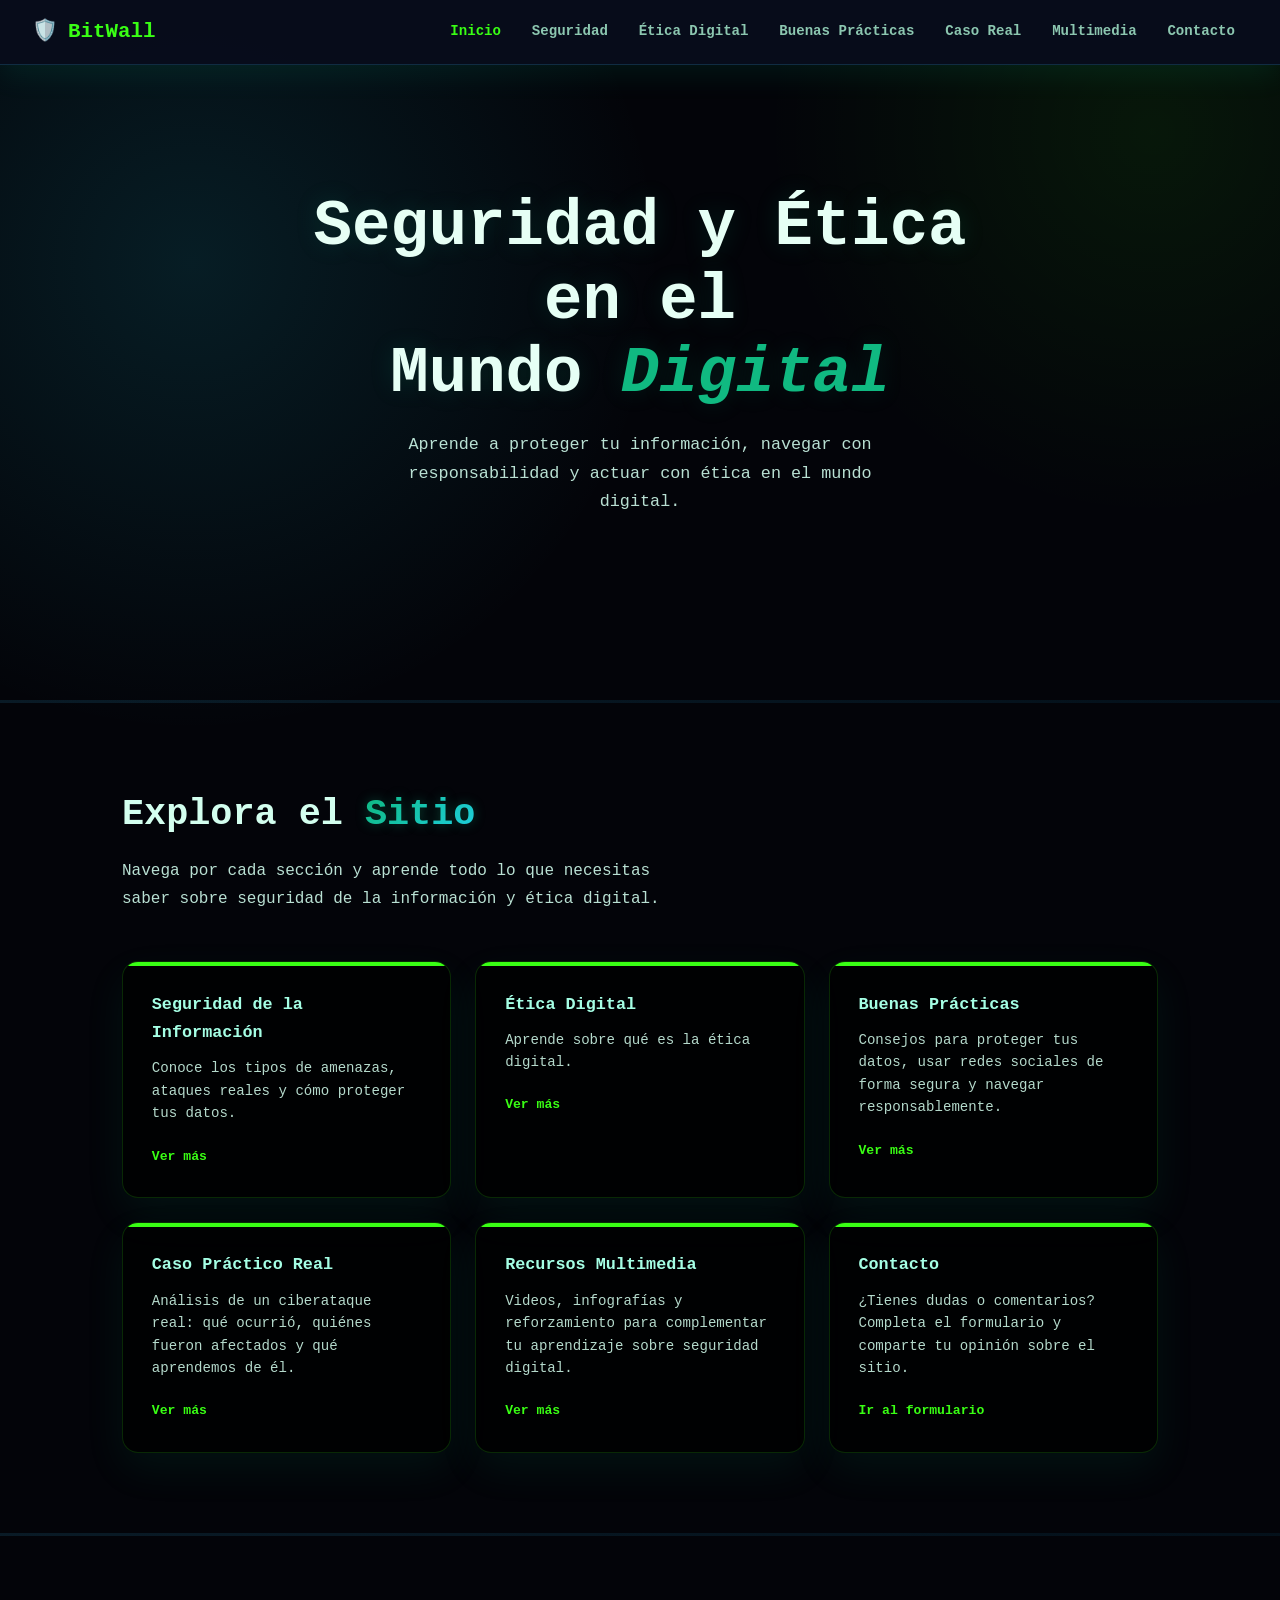
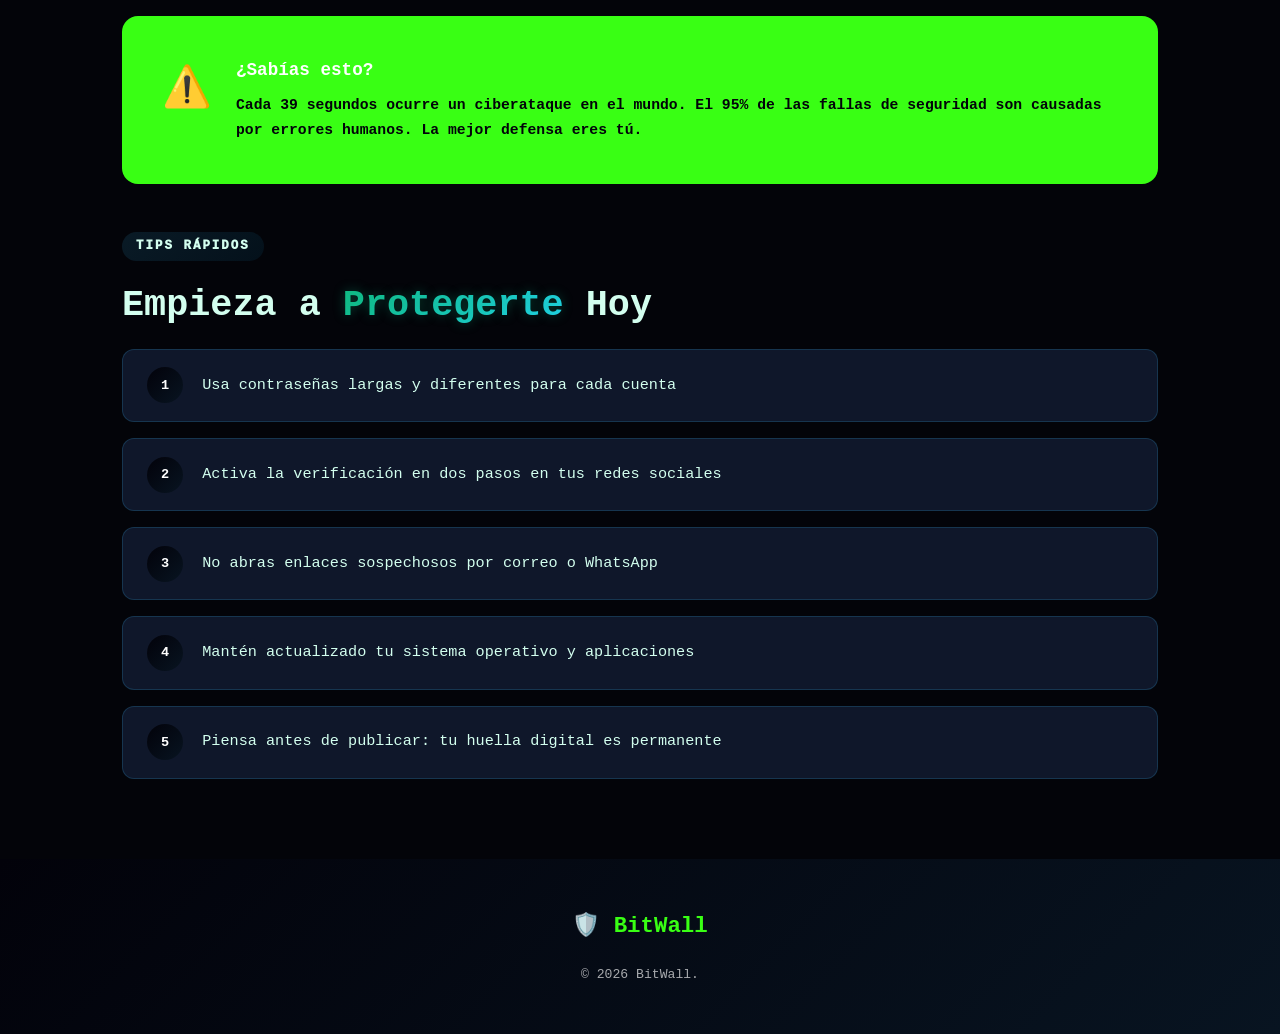
<file: index.html>
<!DOCTYPE html>
<html lang="es">
<head>
  <meta charset="UTF-8" />
  <!-- Para que se vea bien en celulares -->
  <meta name="viewport" content="width=device-width, initial-scale=1.0" />
  <title>BitWall</title>

  <!-- Fuentes de Google: Poppins (títulos) y Nunito (cuerpo) -->
  <link href="https://fonts.googleapis.com/css2?family=Poppins:wght@400;600;700;800&family=Nunito:wght@400;500;600;700&display=swap" rel="stylesheet" />

  <!-- Archivo de estilos CSS separado -->
  <link rel="stylesheet" href="styles.css" />
</head>

<body>

  <!-- ==========================================
       NAVBAR — barra de navegación superior
       Copia este bloque en TODAS las páginas
       ========================================== -->
  <nav>
    <!-- Logo -->
    <a href="index.html" class="nav-logo"> 🛡️ <span>BitWall</span></a>

    <!-- Botón para abrir el menú en celular -->
    <button class="nav-toggle" onclick="toggleMenu()">☰</button>

    <!-- Links del menú -->
    <ul class="nav-links" id="navMenu">
      <li><a href="index.html" class="active">Inicio</a></li>
      <li><a href="seguridad.html">Seguridad</a></li>
      <li><a href="etica.html">Ética Digital</a></li>
      <li><a href="practicas.html">Buenas Prácticas</a></li>
      <li><a href="caso.html">Caso Real</a></li>
      <li><a href="multimedia.html">Multimedia</a></li>
      <li><a href="contacto.html">Contacto</a></li>
    </ul>
  </nav>

  <!-- ==========================================
       HERO — sección principal de bienvenida
       ========================================== -->
  <header class="hero">
    <div class="hero-content">

      <!-- Título principal — cambia "DIGITAL" por el nombre que quieras -->
      <h1>Seguridad y Ética en el<br>Mundo <em>Digital</em></h1>

      <!-- Descripción corta -->
      <p class="hero-sub">
        Aprende a proteger tu información, navegar con responsabilidad
        y actuar con ética en el mundo digital.
      </p>

      <!-- Botones de acción -->
      <div class="hero-btns">
      </div>
    </div>
  </header>

  <!-- Línea divisora decorativa -->
  <hr class="divisor" />
  <!-- ==========================================
       SECCIÓN DE TARJETAS — resumen del sitio
       ========================================== -->
  <section id="secciones">

    <h2 class="titulo-seccion">Explora el <span>Sitio</span></h2>
    <p class="desc-seccion">
      Navega por cada sección y aprende todo lo que necesitas saber
      sobre seguridad de la información y ética digital.
    </p>

    <!-- Grid con 6 tarjetas, una por página -->
    <div class="cards-grid">

      <!-- Tarjeta 1 -->
      <a href="seguridad.html" class="card">
        <h3>Seguridad de la Información</h3>
        <p>Conoce los tipos de amenazas, ataques reales y cómo proteger
           tus datos.</p>
        <span class="card-link">Ver más </span>
      </a>

      <!-- Tarjeta 2 -->
      <a href="etica.html" class="card">
        <h3>Ética Digital</h3>
        <p>Aprende sobre qué es la ética digital.</p>
        <span class="card-link">Ver más </span>
      </a>

      <!-- Tarjeta 3 -->
      <a href="practicas.html" class="card">
        <h3>Buenas Prácticas</h3>
        <p>Consejos para proteger tus datos, usar redes sociales de
           forma segura y navegar responsablemente.</p>
        <span class="card-link">Ver más </span>
      </a>

      <!-- Tarjeta 4 -->
      <a href="caso.html" class="card">
        <h3>Caso Práctico Real</h3>
        <p>Análisis de un ciberataque real: qué ocurrió, quiénes
           fueron afectados y qué aprendemos de él.</p>
        <span class="card-link">Ver más </span>
      </a>

      <!-- Tarjeta 5 -->
      <a href="multimedia.html" class="card">
        <h3>Recursos Multimedia</h3>
        <p>Videos, infografías y reforzamiento para complementar
           tu aprendizaje sobre seguridad digital.</p>
        <span class="card-link">Ver más </span>
      </a>

      <!-- Tarjeta 6 -->
      <a href="contacto.html" class="card">
        <h3>Contacto</h3>
        <p>¿Tienes dudas o comentarios? Completa el formulario
           y comparte tu opinión sobre el sitio.</p>
        <span class="card-link">Ir al formulario </span>
      </a>

    </div>
  </section>

  <hr class="divisor" />

  <!-- ==========================================
       SECCIÓN: DATO IMPACTANTE + TIPS
       ========================================== -->
  <section id="tips">

    <!-- Banner con dato llamativo -->
    <div class="banner-info">
      <span class="banner-icono">⚠️</span>
      <div>
        <p class="banner-titulo">¿Sabías esto?</p>
        <p class="banner-texto">
          Cada 39 segundos ocurre un ciberataque en el mundo. El 95% de las
          fallas de seguridad son causadas por errores humanos.
          <strong>La mejor defensa eres tú.</strong>
        </p>
      </div>
    </div>

    <!-- Tips rápidos -->
    <span class="etiqueta">Tips Rápidos</span>
    <h2 class="titulo-seccion">Empieza a <span>Protegerte</span> Hoy</h2>

    <div class="tips-lista">
      <div class="tip">
        <span class="tip-num">1</span>
        <span class="tip-texto">Usa contraseñas largas y diferentes para cada cuenta</span>
      </div>
      <div class="tip">
        <span class="tip-num">2</span>
        <span class="tip-texto">Activa la verificación en dos pasos en tus redes sociales</span>
      </div>
      <div class="tip">
        <span class="tip-num">3</span>
        <span class="tip-texto">No abras enlaces sospechosos por correo o WhatsApp</span>
      </div>
      <div class="tip">
        <span class="tip-num">4</span>
        <span class="tip-texto">Mantén actualizado tu sistema operativo y aplicaciones</span>
      </div>
      <div class="tip">
        <span class="tip-num">5</span>
        <span class="tip-texto">Piensa antes de publicar: tu huella digital es permanente</span>
      </div>
    </div>

  </section>

  <!-- ==========================================
       FOOTER — pie de página
       Copia este bloque en TODAS las páginas
       ========================================== -->
  <footer>
    <p class="footer-logo">🛡️ <span>BitWall</span></p>

    <p class="footer-copy">&copy; 2026 BitWall. </p>
  </footer>

  <!-- ==========================================
       JAVASCRIPT — menú para celular
       Copia este bloque en TODAS las páginas
       ========================================== -->
  <script>
    // Abre o cierra el menú en pantallas pequeñas
    function toggleMenu() {
      document.getElementById('navMenu').classList.toggle('abierto');
    }

    // Cierra el menú al tocar un link
    document.querySelectorAll('.nav-links a').forEach(function(link) {
      link.addEventListener('click', function() {
        document.getElementById('navMenu').classList.remove('abierto');
      });
    });
  </script>

</body>
</html>
</file>
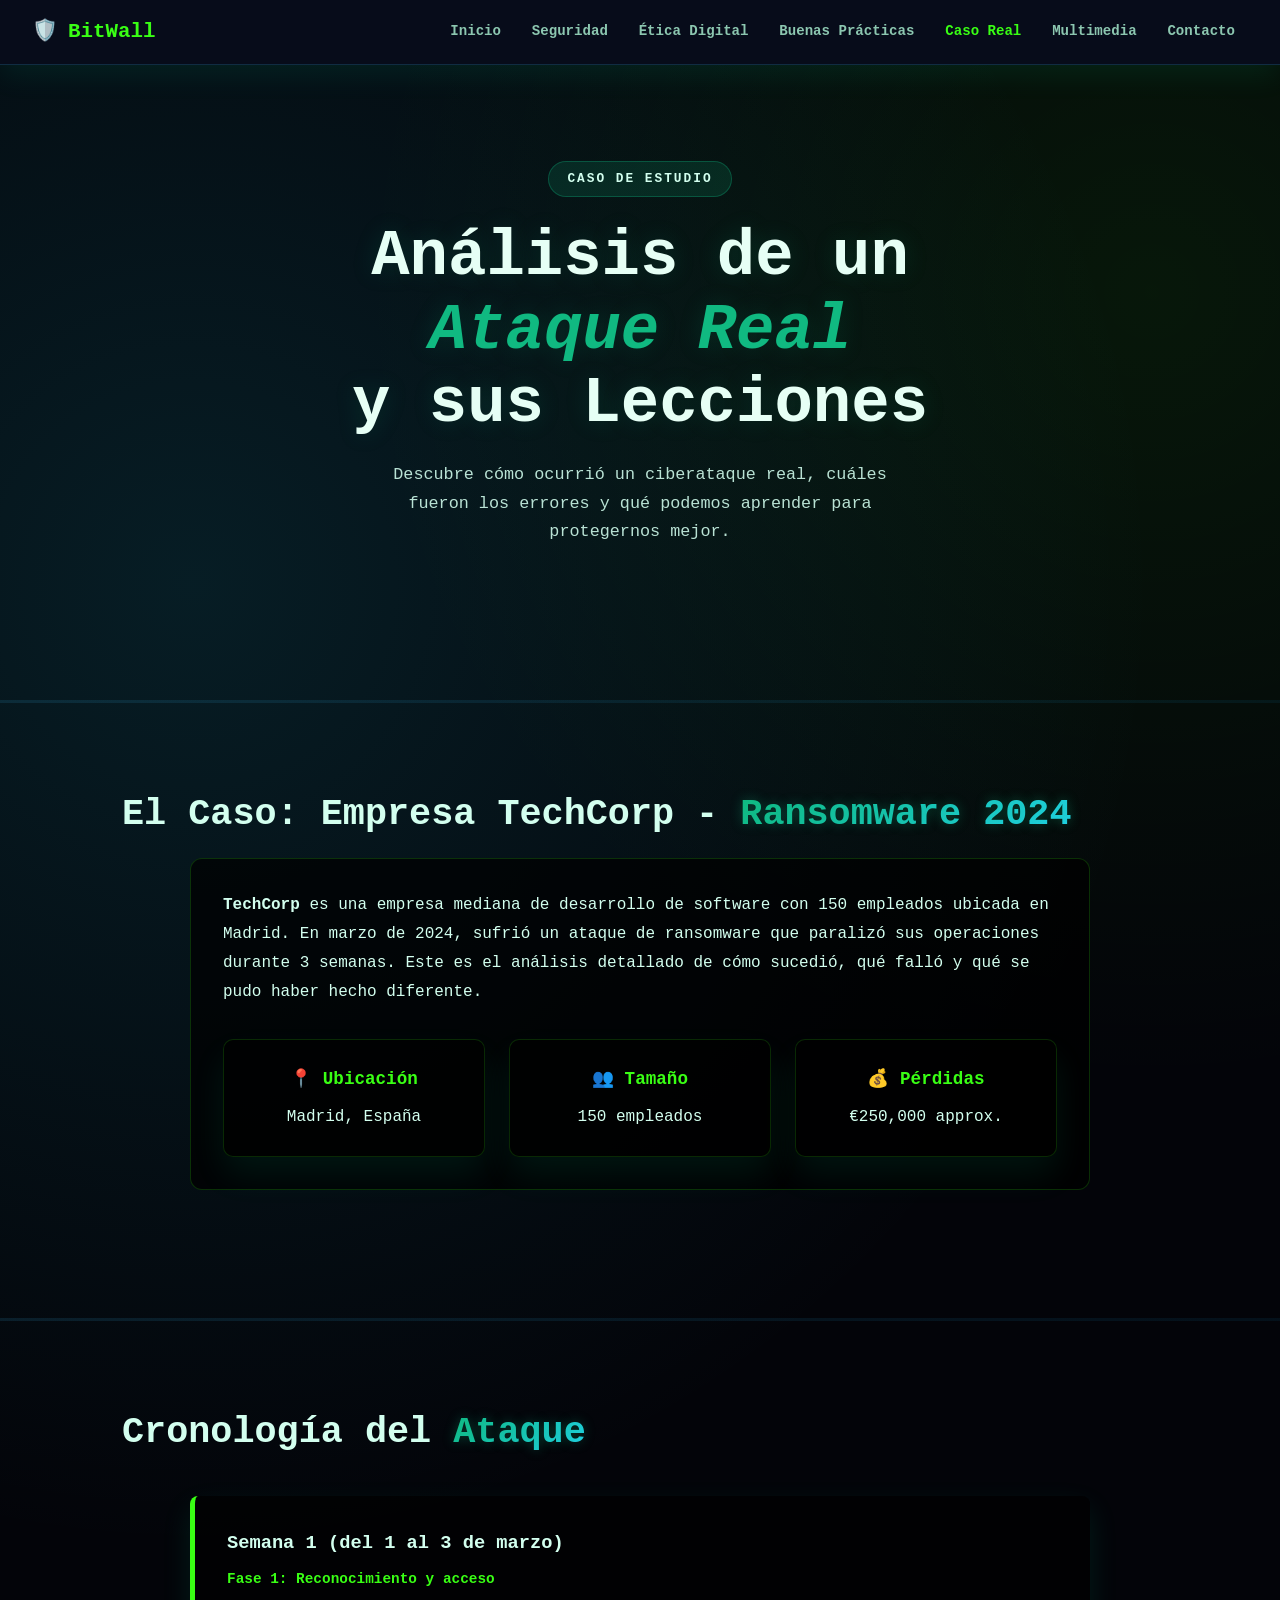
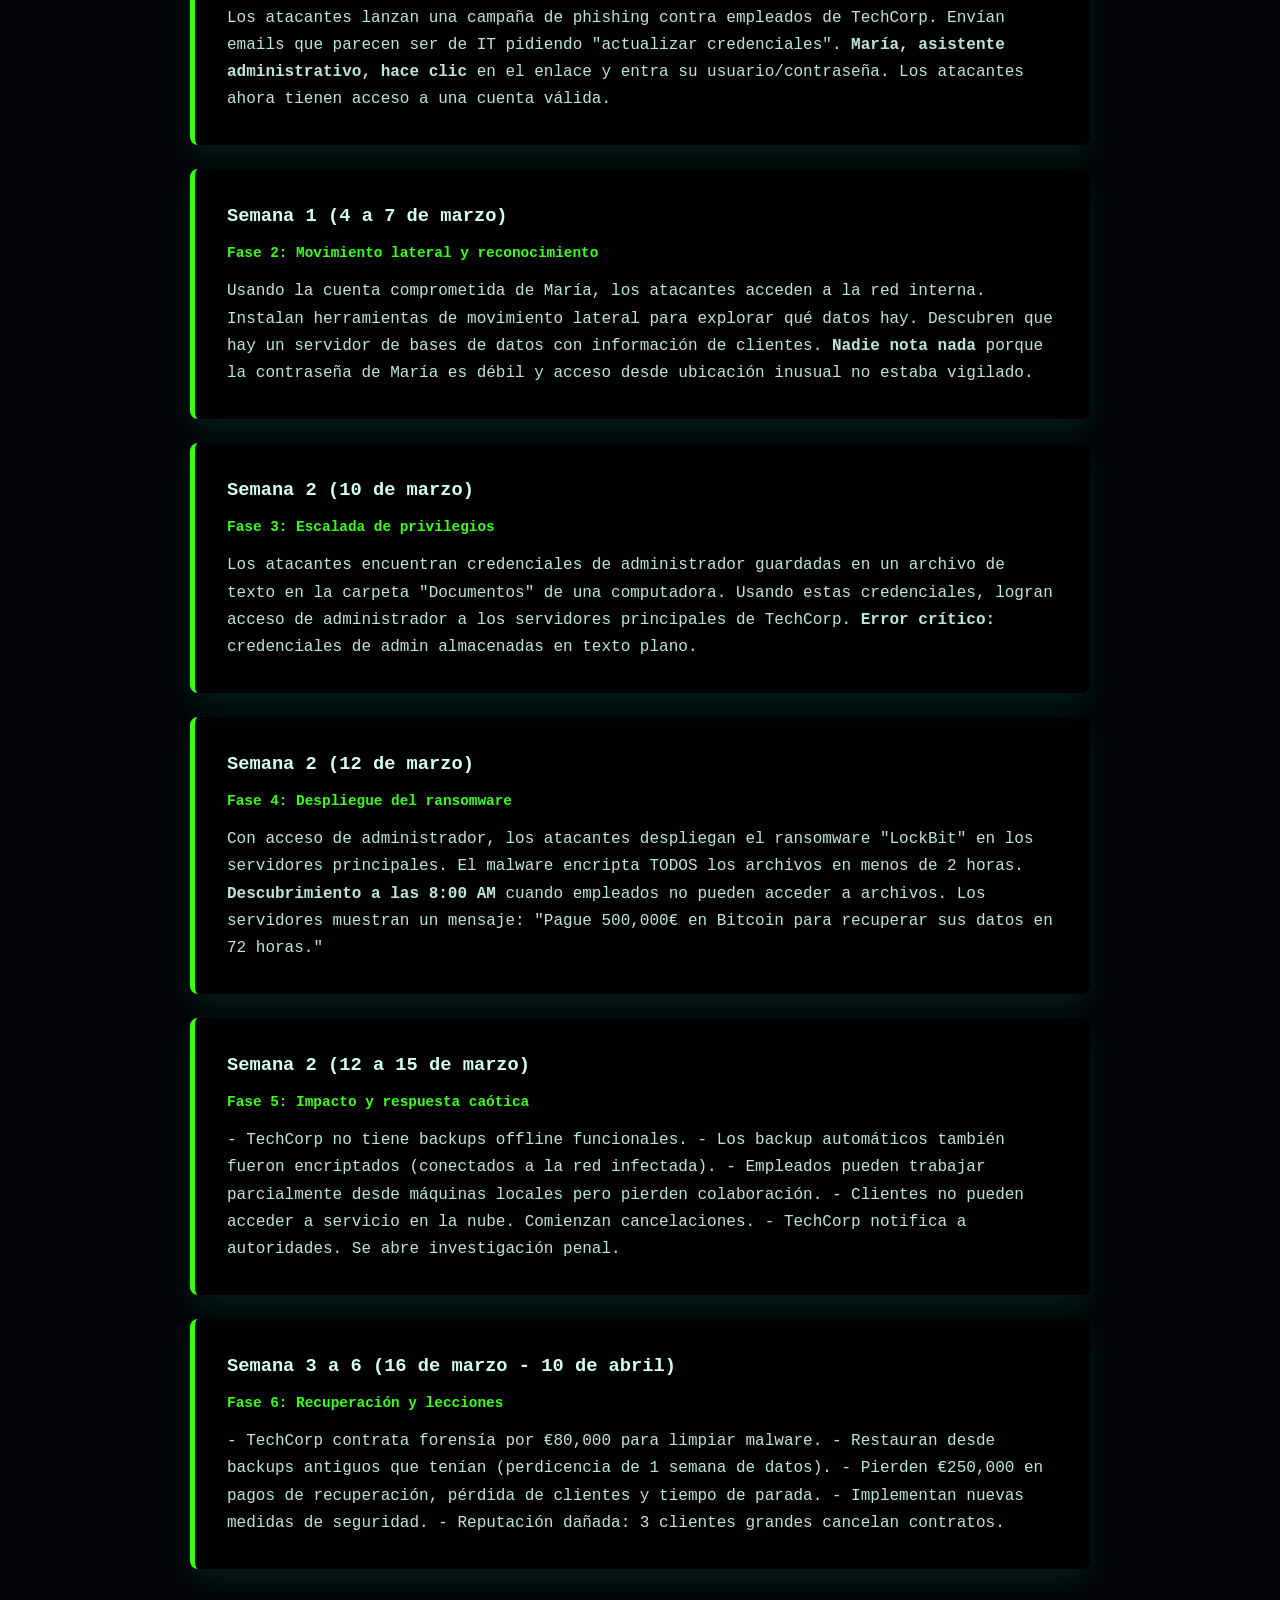
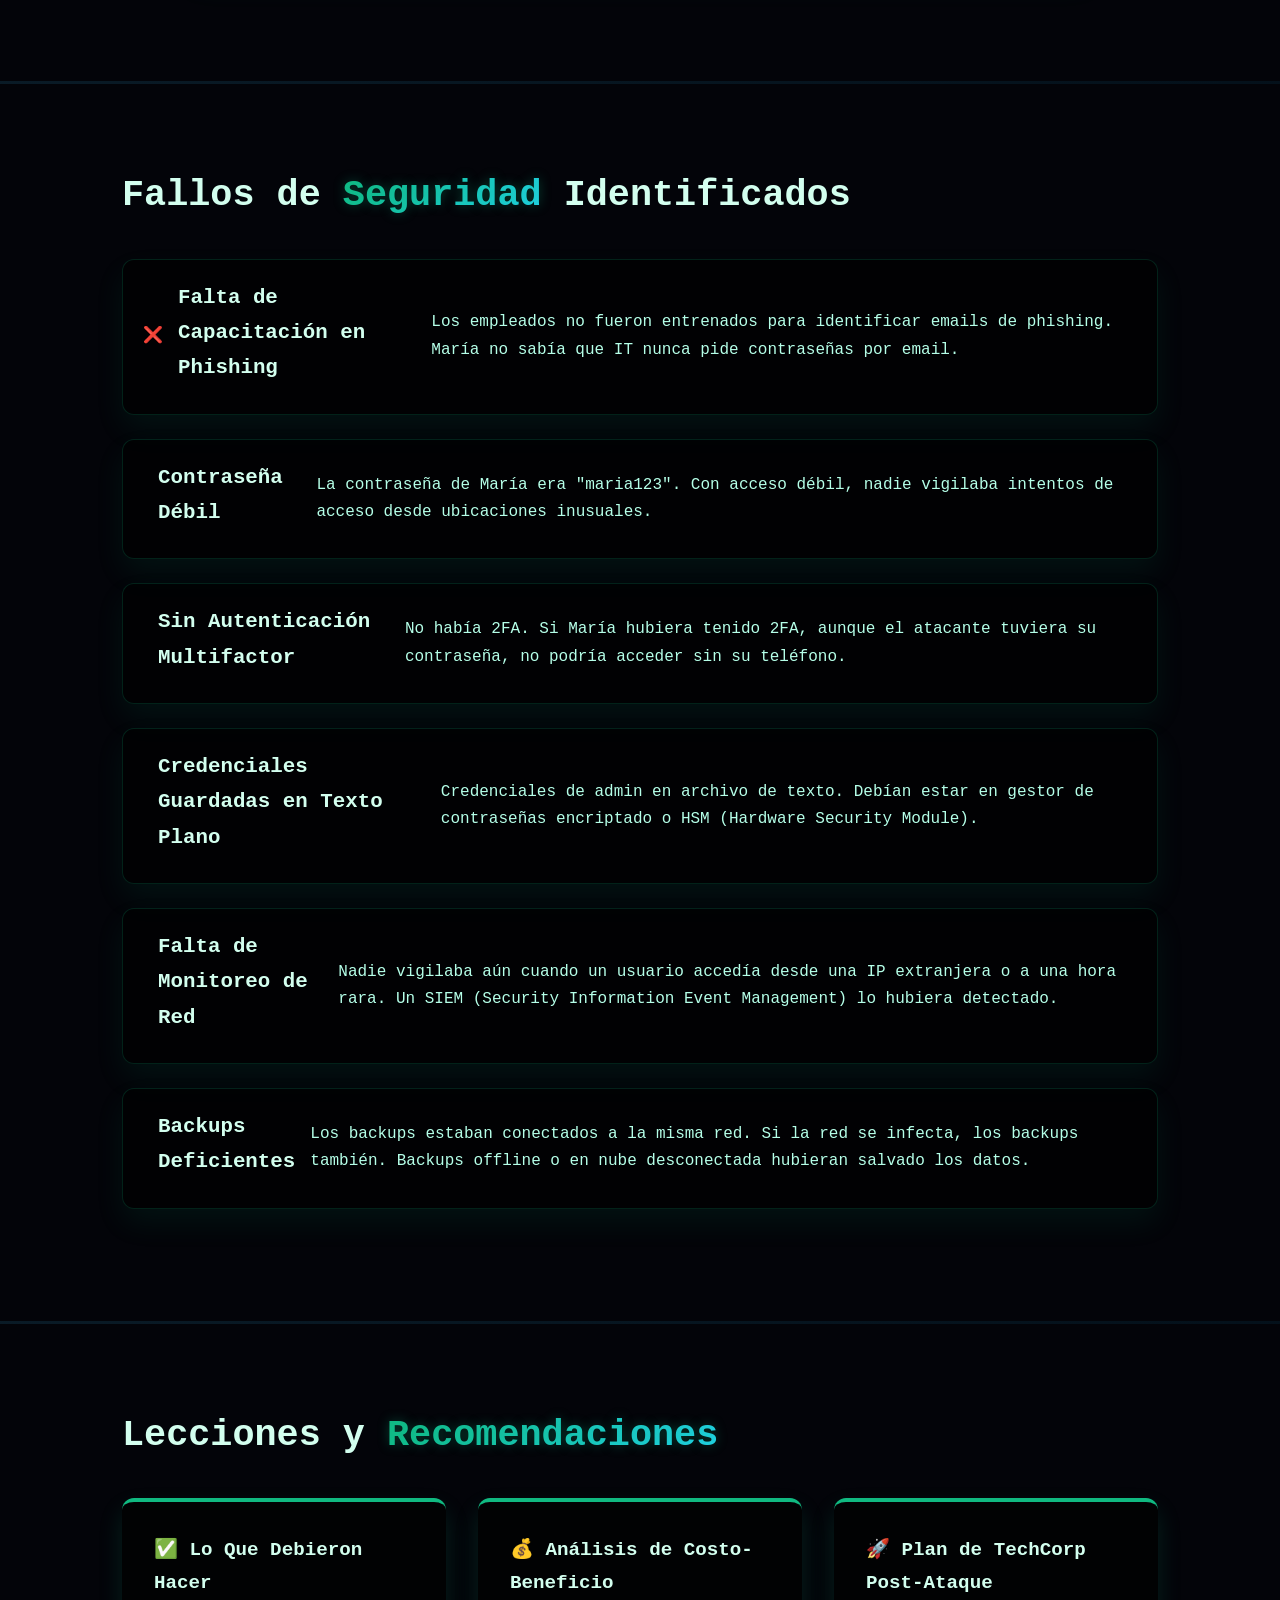
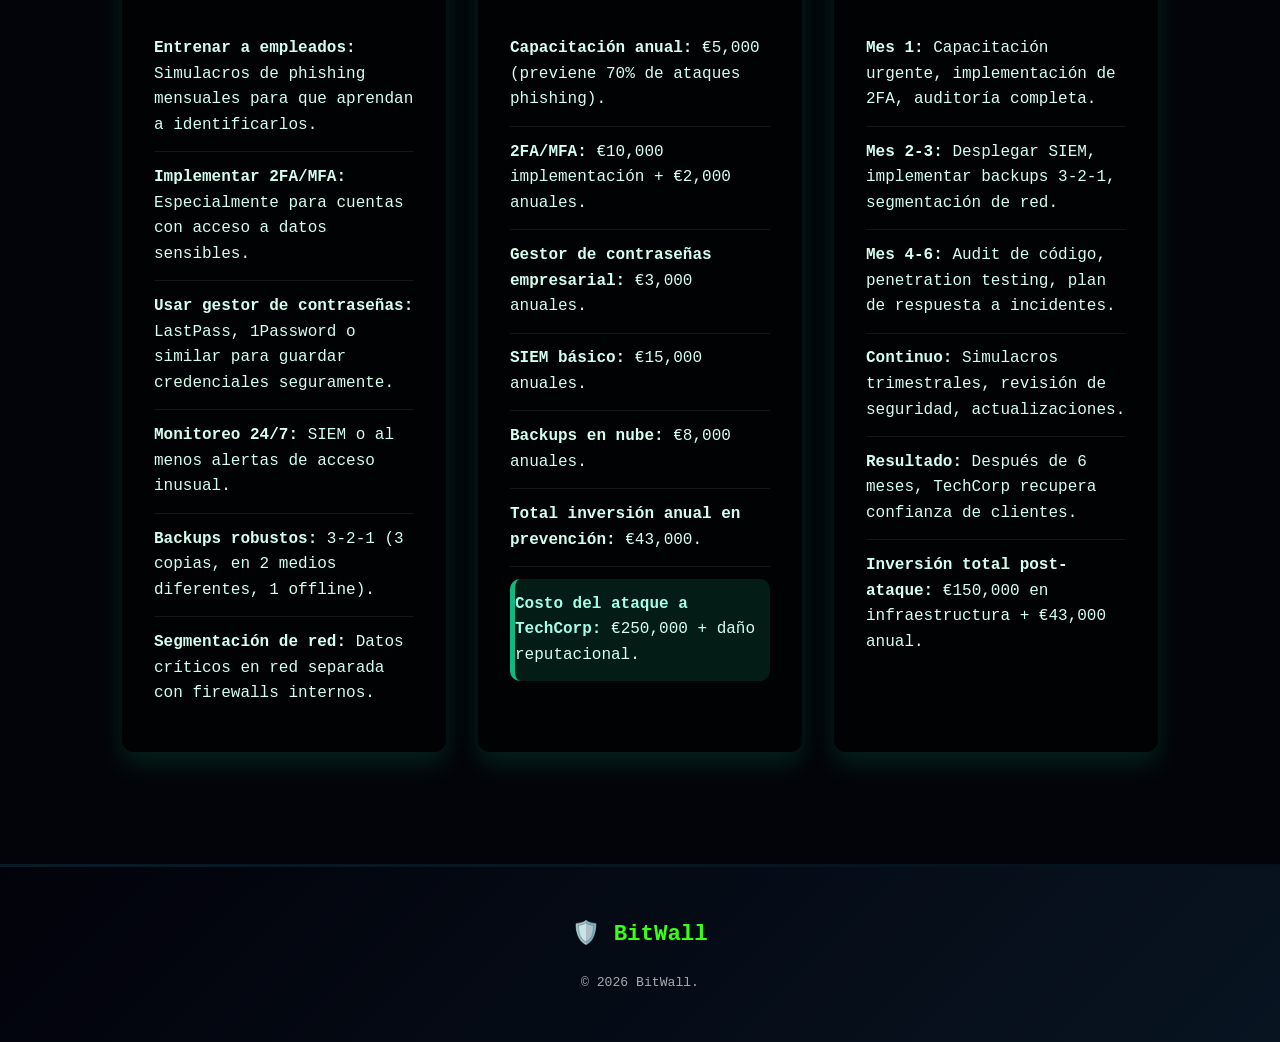
<file: caso.html>
<!DOCTYPE html>
<html lang="es">
<head>
  <meta charset="UTF-8" />
  <meta name="viewport" content="width=device-width, initial-scale=1.0" />
  <title>Caso Real</title>
  <link href="https://fonts.googleapis.com/css2?family=Poppins:wght@400;600;700;800&family=Nunito:wght@400;500;600;700&display=swap" rel="stylesheet" />
  <link rel="stylesheet" href="styles.css" />
</head>

<body>

  <!-- NAVBAR -->
  <nav>
    <a href="index.html" class="nav-logo">🛡️ <span>BitWall</span></a>
    <button class="nav-toggle" onclick="toggleMenu()">☰</button>
    <ul class="nav-links" id="navMenu">
      <li><a href="index.html">Inicio</a></li>
      <li><a href="seguridad.html">Seguridad</a></li>
      <li><a href="etica.html">Ética Digital</a></li>
      <li><a href="practicas.html">Buenas Prácticas</a></li>
      <li><a href="caso.html" class="active">Caso Real</a></li>
      <li><a href="multimedia.html">Multimedia</a></li>
      <li><a href="contacto.html">Contacto</a></li>
    </ul>
  </nav>

  <!-- HERO SECTION -->
  <header class="hero">
    <div class="hero-content">
      <span class="hero-badge"> CASO DE ESTUDIO</span>
      <h1>Análisis de un <em>Ataque Real</em><br>y sus Lecciones</h1>
      <p class="hero-sub">
        Descubre cómo ocurrió un ciberataque real, cuáles fueron los errores
        y qué podemos aprender para protegernos mejor.
      </p>
    </div>
  </header>

  <hr class="divisor" />

  <!-- SECCIÓN 1: INTRODUCCIÓN DEL CASO -->
  <section id="introduccion-caso">
    <h2 class="titulo-seccion">El Caso: Empresa TechCorp - <span>Ransomware 2024</span></h2>

    <div class="contenido-seccion">
      <p>
        <strong>TechCorp</strong> es una empresa mediana de desarrollo de software con 150 empleados ubicada en Madrid.
        En marzo de 2024, sufrió un ataque de ransomware que paralizó sus operaciones durante 3 semanas.
        Este es el análisis detallado de cómo sucedió, qué falló y qué se pudo haber hecho diferente.
      </p>

      <div class="cards-info">
        <div class="card-concepto">
          <h4>📍 Ubicación</h4>
          <p>Madrid, España</p>
        </div>
        <div class="card-concepto">
          <h4>👥 Tamaño</h4>
          <p>150 empleados</p>
        </div>
        <div class="card-concepto">
          <h4>💰 Pérdidas</h4>
          <p>€250,000 approx.</p>
        </div>
      </div>
    </div>
  </section>

  <hr class="divisor" />

  <!-- SECCIÓN 2: CRONOLOGÍA DEL ATAQUE -->
  <section id="cronologia">
    <h2 class="titulo-seccion">Cronología del <span>Ataque</span></h2>

    <div class="ataques-lista">
      <div class="ataque-item">
        <h3> Semana 1 (del 1 al 3 de marzo)</h3>
        <p class="ataque-tipo">Fase 1: Reconocimiento y acceso</p>
        <p class="ataque-desc">
          Los atacantes lanzan una campaña de phishing contra empleados de TechCorp.
          Envían emails que parecen ser de IT pidiendo "actualizar credenciales".
          <strong>María, asistente administrativo, hace clic</strong> en el enlace y entra su usuario/contraseña.
          Los atacantes ahora tienen acceso a una cuenta válida.
        </p>
      </div>

      <div class="ataque-item">
        <h3> Semana 1 (4 a 7 de marzo)</h3>
        <p class="ataque-tipo">Fase 2: Movimiento lateral y reconocimiento</p>
        <p class="ataque-desc">
          Usando la cuenta comprometida de María, los atacantes acceden a la red interna.
          Instalan herramientas de movimiento lateral para explorar qué datos hay.
          Descubren que hay un servidor de bases de datos con información de clientes.
          <strong>Nadie nota nada</strong> porque la contraseña de María es débil y acceso desde ubicación inusual no estaba vigilado.
        </p>
      </div>

      <div class="ataque-item">
        <h3> Semana 2 (10 de marzo)</h3>
        <p class="ataque-tipo">Fase 3: Escalada de privilegios</p>
        <p class="ataque-desc">
          Los atacantes encuentran credenciales de administrador guardadas en un archivo de texto
          en la carpeta "Documentos" de una computadora. Usando estas credenciales, logran
          acceso de administrador a los servidores principales de TechCorp.
          <strong>Error crítico:</strong> credenciales de admin almacenadas en texto plano.
        </p>
      </div>

      <div class="ataque-item">
        <h3> Semana 2 (12 de marzo)</h3>
        <p class="ataque-tipo">Fase 4: Despliegue del ransomware</p>
        <p class="ataque-desc">
          Con acceso de administrador, los atacantes despliegan el ransomware "LockBit"
          en los servidores principales. El malware encripta TODOS los archivos en menos de 2 horas.
          <strong>Descubrimiento a las 8:00 AM</strong> cuando empleados no pueden acceder a archivos.
          Los servidores muestran un mensaje: "Pague 500,000€ en Bitcoin para recuperar sus datos en 72 horas."
        </p>
      </div>

      <div class="ataque-item">
        <h3> Semana 2 (12 a 15 de marzo)</h3>
        <p class="ataque-tipo">Fase 5: Impacto y respuesta caótica</p>
        <p class="ataque-desc">
          - TechCorp no tiene backups offline funcionales.
          - Los backup automáticos también fueron encriptados (conectados a la red infectada).
          - Empleados pueden trabajar parcialmente desde máquinas locales pero pierden colaboración.
          - Clientes no pueden acceder a servicio en la nube. Comienzan cancelaciones.
          - TechCorp notifica a autoridades. Se abre investigación penal.
        </p>
      </div>

      <div class="ataque-item">
        <h3> Semana 3 a 6 (16 de marzo - 10 de abril)</h3>
        <p class="ataque-tipo">Fase 6: Recuperación y lecciones</p>
        <p class="ataque-desc">
          - TechCorp contrata forensía por €80,000 para limpiar malware.
          - Restauran desde backups antiguos que tenían (perdicencia de 1 semana de datos).
          - Pierden €250,000 en pagos de recuperación, pérdida de clientes y tiempo de parada.
          - Implementan nuevas medidas de seguridad.
          - Reputación dañada: 3 clientes grandes cancelan contratos.
        </p>
      </div>
    </div>
  </section>

  <hr class="divisor" />

  <!-- SECCIÓN 3: ANÁLISIS DE FALLOS -->
  <section id="fallos">
    <h2 class="titulo-seccion">Fallos de <span>Seguridad</span> Identificados</h2>

    <div class="amenazas-grid">
      <div class="amenaza-card">
        <span class="amenaza-icono">❌</span>
        <h3>Falta de Capacitación en Phishing</h3>
        <p>Los empleados no fueron entrenados para identificar emails de phishing.
           María no sabía que IT nunca pide contraseñas por email.</p>
      </div>

      <div class="amenaza-card">
        <span class="amenaza-icono"></span>
        <h3>Contraseña Débil</h3>
        <p>La contraseña de María era "maria123". Con acceso débil, nadie vigilaba
           intentos de acceso desde ubicaciones inusuales.</p>
      </div>

      <div class="amenaza-card">
        <span class="amenaza-icono"></span>
        <h3>Sin Autenticación Multifactor</h3>
        <p>No había 2FA. Si María hubiera tenido 2FA, aunque el atacante tuviera su contraseña,
           no podría acceder sin su teléfono.</p>
      </div>

      <div class="amenaza-card">
        <span class="amenaza-icono"></span>
        <h3>Credenciales Guardadas en Texto Plano</h3>
        <p>Credenciales de admin en archivo de texto. Debían estar en gestor de contraseñas
           encriptado o HSM (Hardware Security Module).</p>
      </div>

      <div class="amenaza-card">
        <span class="amenaza-icono"></span>
        <h3>Falta de Monitoreo de Red</h3>
        <p>Nadie vigilaba aún cuando un usuario accedía desde una IP extranjera o a una hora rara.
           Un SIEM (Security Information Event Management) lo hubiera detectado.</p>
      </div>

      <div class="amenaza-card">
        <span class="amenaza-icono"></span>
        <h3>Backups Deficientes</h3>
        <p>Los backups estaban conectados a la misma red. Si la red se infecta, los backups también.
           Backups offline o en nube desconectada hubieran salvado los datos.</p>
      </div>
    </div>
  </section>

  <hr class="divisor" />

  <!-- SECCIÓN 4: LECCIONES APRENDIDAS -->
  <section id="lecciones">
    <h2 class="titulo-seccion">Lecciones y <span>Recomendaciones</span></h2>

    <div class="proteccion-container">
      <!-- Lo que Debieron Hacer -->
      <div class="proteccion-bloque">
        <h3>✅ Lo Que Debieron Hacer</h3>
        <ul class="proteccion-lista">
          <li>
            <strong>Entrenar a empleados:</strong> Simulacros de phishing mensuales para que aprendan a identificarlos.
          </li>
          <li>
            <strong>Implementar 2FA/MFA:</strong> Especialmente para cuentas con acceso a datos sensibles.
          </li>
          <li>
            <strong>Usar gestor de contraseñas:</strong> LastPass, 1Password o similar para guardar credenciales seguramente.
          </li>
          <li>
            <strong>Monitoreo 24/7:</strong> SIEM o al menos alertas de acceso inusual.
          </li>
          <li>
            <strong>Backups robustos:</strong> 3-2-1 (3 copias, en 2 medios diferentes, 1 offline).
          </li>
          <li>
            <strong>Segmentación de red:</strong> Datos críticos en red separada con firewalls internos.
          </li>
        </ul>
      </div>

      <!-- Costo de Prevención vs Ataque -->
      <div class="proteccion-bloque">
        <h3>💰 Análisis de Costo-Beneficio</h3>
        <ul class="proteccion-lista">
          <li>
            <strong>Capacitación anual:</strong> €5,000 (previene 70% de ataques phishing).
          </li>
          <li>
            <strong>2FA/MFA:</strong> €10,000 implementación + €2,000 anuales.
          </li>
          <li>
            <strong>Gestor de contraseñas empresarial:</strong> €3,000 anuales.
          </li>
          <li>
            <strong>SIEM básico:</strong> €15,000 anuales.
          </li>
          <li>
            <strong>Backups en nube:</strong> €8,000 anuales.
          </li>
          <li>
            <strong>Total inversión anual en prevención:</strong> €43,000.
          </li>
          <li class="costo-ataque">
            <strong>Costo del ataque a TechCorp:</strong> €250,000 + daño reputacional.
          </li>
        </ul>
      </div>

      <!-- Ahora y en el Futuro -->
      <div class="proteccion-bloque">
        <h3>🚀 Plan de TechCorp Post-Ataque</h3>
        <ul class="proteccion-lista">
          <li>
            <strong>Mes 1:</strong> Capacitación urgente, implementación de 2FA, auditoría completa.
          </li>
          <li>
            <strong>Mes 2-3:</strong> Desplegar SIEM, implementar backups 3-2-1, segmentación de red.
          </li>
          <li>
            <strong>Mes 4-6:</strong> Audit de código, penetration testing, plan de respuesta a incidentes.
          </li>
          <li>
            <strong>Continuo:</strong> Simulacros trimestrales, revisión de seguridad, actualizaciones.
          </li>
          <li>
            <strong>Resultado:</strong> Después de 6 meses, TechCorp recupera confianza de clientes.
          </li>
          <li>
            <strong>Inversión total post-ataque:</strong> €150,000 en infraestructura + €43,000 anual.
          </li>
        </ul>
      </div>
    </div>

   
  </section>

  <hr class="divisor" />

  <!-- FOOTER -->
  <footer>
    <p class="footer-logo">🛡️ <span>BitWall</span></p>
    
    <p class="footer-copy">
     &copy; 2026 BitWall. 
    </p>
  </footer>

  <script>
    function toggleMenu() {
      document.getElementById('navMenu').classList.toggle('abierto');
    }
    document.querySelectorAll('.nav-links a').forEach(function(link) {
      link.addEventListener('click', function() {
        document.getElementById('navMenu').classList.remove('abierto');
      });
    });
  </script>
</body>

</html>
</file>
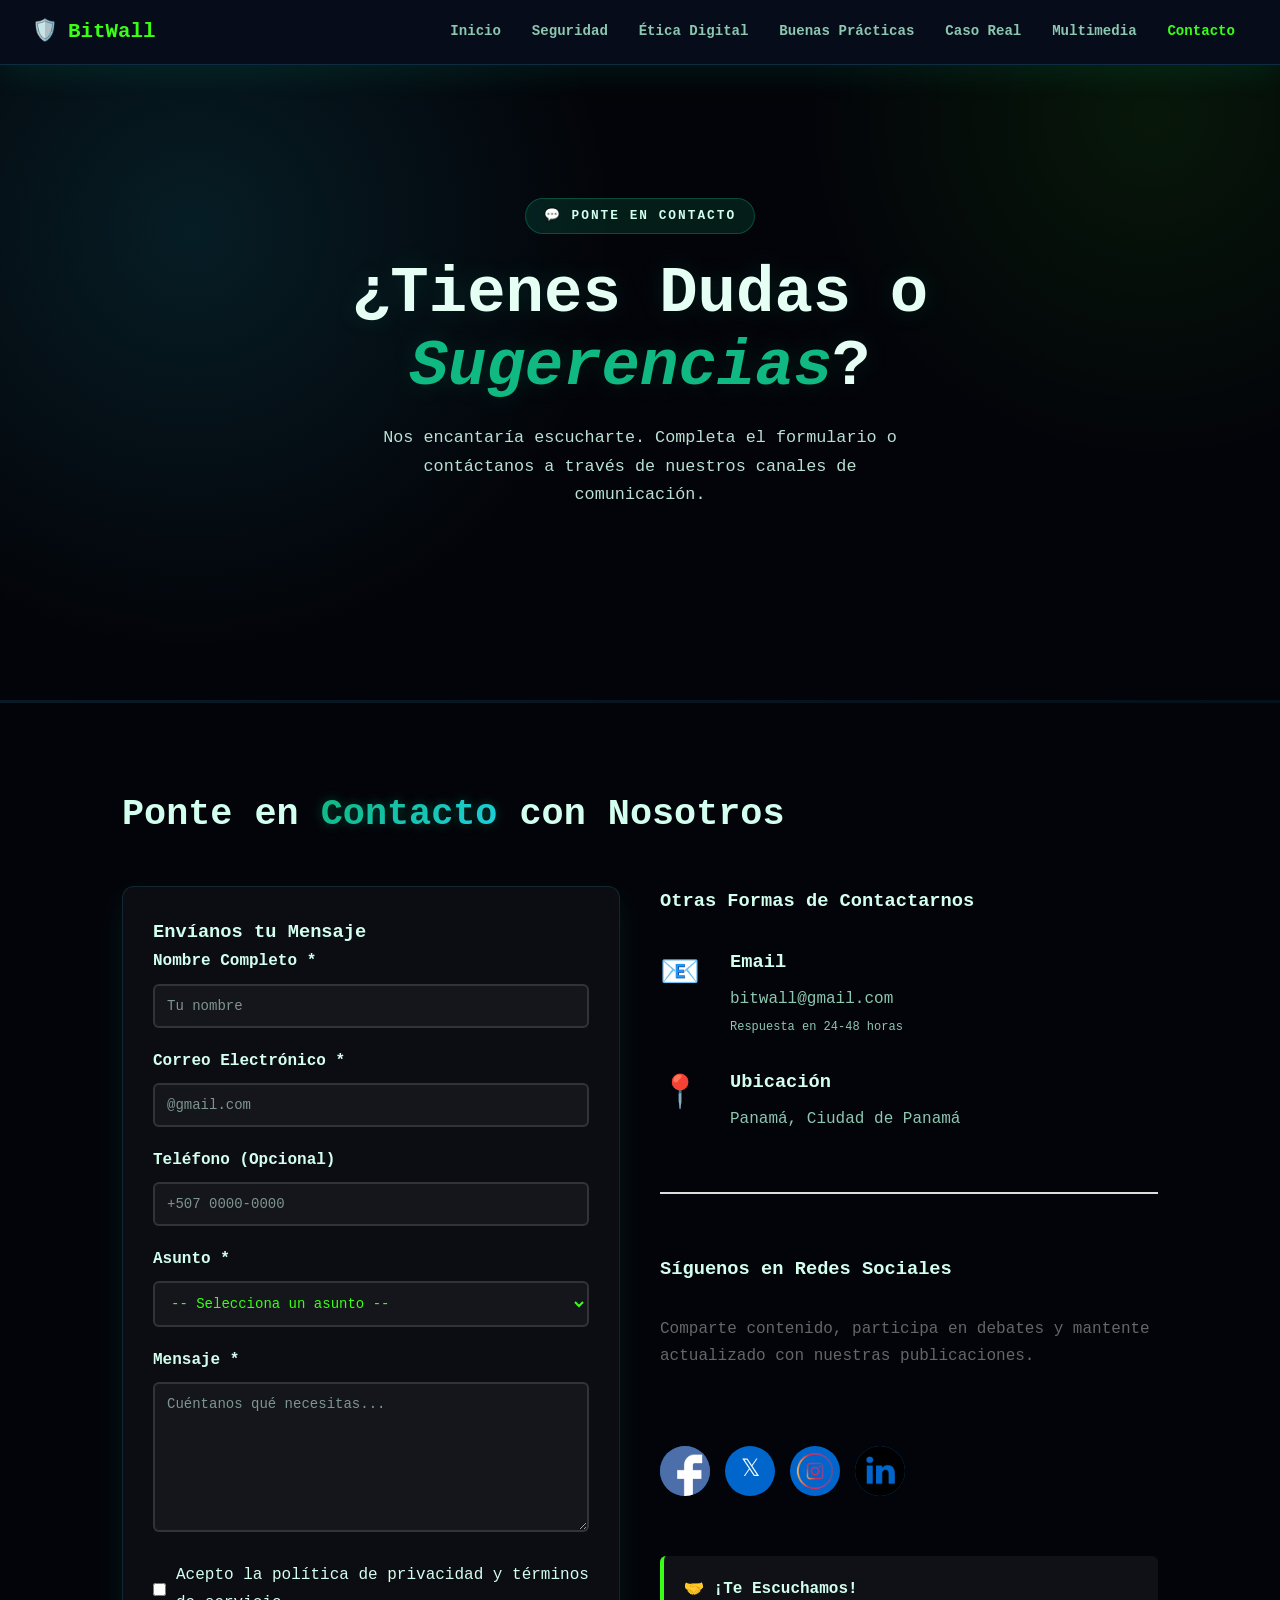
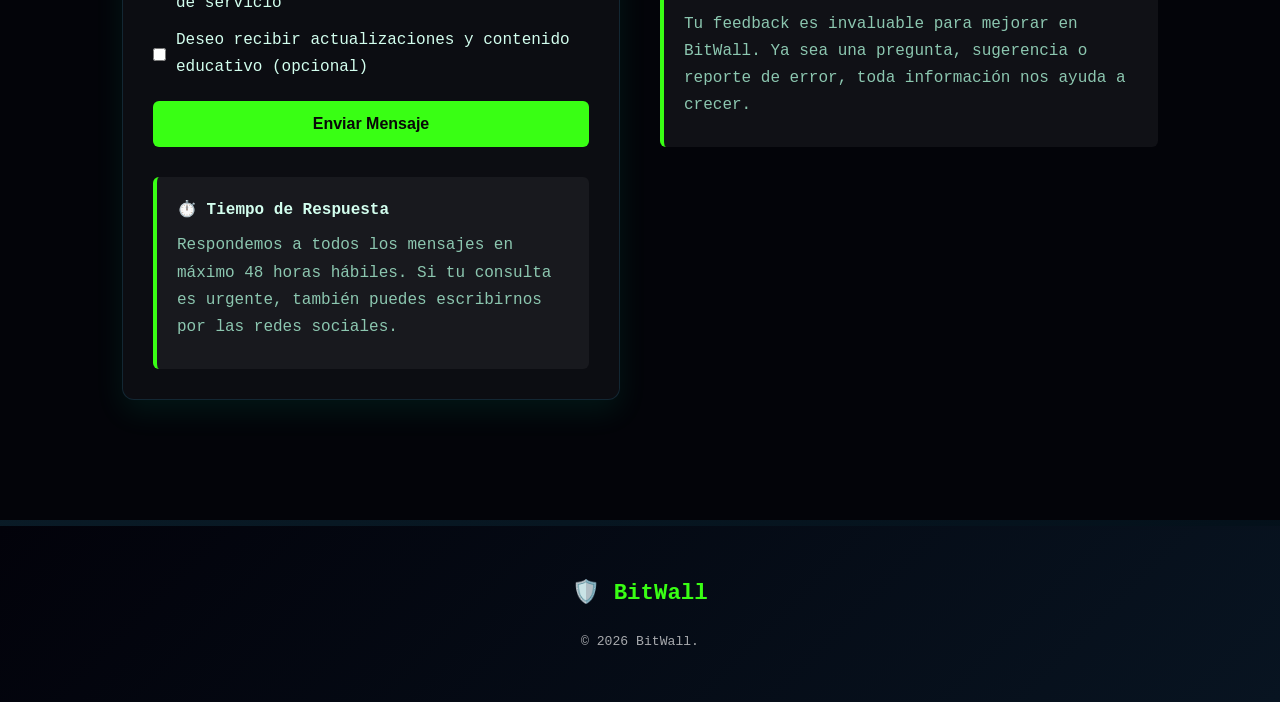
<file: contacto.html>
<!DOCTYPE html>
<html lang="es">
<head>
  <meta charset="UTF-8" />
  <meta name="viewport" content="width=device-width, initial-scale=1.0" />
  <title>Contacto</title>
  <link href="https://fonts.googleapis.com/css2?family=Poppins:wght@400;600;700;800&family=Nunito:wght@400;500;600;700&display=swap" rel="stylesheet" />
  <link rel="stylesheet" href="styles.css" />
  
</head>

<body>

  <!-- NAVBAR -->
  <nav>
    <a href="index.html" class="nav-logo">🛡️ <span>BitWall</span></a>
    <button class="nav-toggle" onclick="toggleMenu()">☰</button>
    <ul class="nav-links" id="navMenu">
      <li><a href="index.html">Inicio</a></li>
      <li><a href="seguridad.html">Seguridad</a></li>
      <li><a href="etica.html">Ética Digital</a></li>
      <li><a href="practicas.html">Buenas Prácticas</a></li>
      <li><a href="caso.html">Caso Real</a></li>
      <li><a href="multimedia.html">Multimedia</a></li>
      <li><a href="contacto.html" class="active">Contacto</a></li>
    </ul>
  </nav>

  <!-- HERO SECTION -->
  <header class="hero">
    <div class="hero-content">
      <span class="hero-badge">💬 PONTE EN CONTACTO</span>
      <h1>¿Tienes Dudas o <em>Sugerencias</em>?</h1>
      <p class="hero-sub">
        Nos encantaría escucharte. Completa el formulario o contáctanos
        a través de nuestros canales de comunicación.
      </p>
    </div>
  </header>

  <hr class="divisor" />

  <!-- SECCIÓN DE CONTACTO -->
  <section id="contacto">
    <h2 class="titulo-seccion">Ponte en <span>Contacto</span> con Nosotros</h2>

    <div class="contacto-container">
      <!-- FORMULARIO -->
      <div class="formulario-contenedor">
        <h3>Envíanos tu Mensaje</h3>
        
        <div id="mensajeExito" class="mensaje-exito">
          ✓ ¡Gracias por tu mensaje! Nos pondremos en contacto pronto.
        </div>

        <form action="https://formspree.io/f/xeepbebw"
  method="POST" id="formularioContacto">
          <div class="form-group">
            <label for="nombre">Nombre Completo *</label>
            <input type="text" id="nombre" name="nombre" required placeholder="Tu nombre">
          </div>

          <div class="form-group">
            <label for="email">Correo Electrónico *</label>
            <input type="email" id="email" name="email" required placeholder="@gmail.com">
          </div>

          <div class="form-group">
            <label for="telefono">Teléfono (Opcional)</label>
            <input type="tel" id="telefono" name="telefono" placeholder="+507 0000-0000">
          </div>

          <div class="form-group">
            <label for="asunto">Asunto *</label>
            <select id="asunto" name="asunto" required>
              <option value="">-- Selecciona un asunto --</option>
              <option value="duda">Tengo una pregunta</option>
              <option value="sugerencia">Sugerencia o mejora</option>
              <option value="error">Reportar un error</option>
              <option value="colaboracion">Propuesta de colaboración</option>
              <option value="otro">Otro</option>
            </select>
          </div>

          <div class="form-group">
            <label for="mensaje">Mensaje *</label>
            <textarea id="mensaje" name="mensaje" required placeholder="Cuéntanos qué necesitas..."></textarea>
          </div>

          <div class="form-group">
            <div class="checkbox-group">
              <div class="checkbox-item">
                <input type="checkbox" id="privacidad" name="privacidad" required>
                <label for="privacidad">Acepto la política de privacidad y términos de servicio</label>
              </div>
              <div class="checkbox-item">
                <input type="checkbox" id="newsletter" name="newsletter">
                <label for="newsletter">Deseo recibir actualizaciones y contenido educativo (opcional)</label>
              </div>
            </div>
          </div>

          <button type="submit" class="btn-enviar">Enviar Mensaje</button>
        </form>

        <div class="respuesta-rapida">
          <h4>⏱️ Tiempo de Respuesta</h4>
          <p>Respondemos a todos los mensajes en máximo 48 horas hábiles.
             Si tu consulta es urgente, también puedes escribirnos por las redes sociales.</p>
        </div>
      </div>

      <!-- INFORMACIÓN DE CONTACTO -->
      <div class="info-contacto">
        <h3>Otras Formas de Contactarnos</h3>

        <div class="info-item">
          <div class="info-icono">📧</div>
          <div class="info-contenido">
            <h3>Email</h3>
            <p>bitwall@gmail.com</p>
            <p style="font-size: 12px; margin-top: 5px;">Respuesta en 24-48 horas</p>
          </div>
        </div>

        <div class="info-item">
          <div class="info-icono">📍</div>
          <div class="info-contenido">
            <h3>Ubicación</h3>
            <p>Panamá, Ciudad de Panamá</p>
          </div>
        </div>

        <hr style="border: none; border-top: 2px solid #ddd; margin: 30px 0;">

        <h3>Síguenos en Redes Sociales</h3>
        <p style="color: #666; margin-bottom: 15px;">
          Comparte contenido, participa en debates y mantente actualizado con nuestras publicaciones.
        </p>

        <div class="redes-sociales">
          <img src="Imagenes_TICS/facebook_220200.png" <a href="#" class="red-social" title="Facebook"></a>
          <a href="#" class="red-social" title="Twitter">𝕏</a>
          <img src="Imagenes_TICS/pngtree-instagram-icon-instagram-logo-png-image_3571406.webp" <a href="#" class="red-social" title="Instagram"></a>
          <img src="Imagenes_TICS/linkedin_1384046.png" <a href="#" class="red-social" title="LinkedIn"></a>
        </div>

        <div class="respuesta-rapida" style="margin-top: 30px;">
          <h4>🤝 ¡Te Escuchamos!</h4>
          <p>Tu feedback es invaluable para mejorar en BitWall. Ya sea una pregunta,
             sugerencia o reporte de error, toda información nos ayuda a crecer.</p>
        </div>
      </div>
    </div>
  </section>

  <hr class="divisor" />  

  <hr class="divisor" />

  <!-- FOOTER -->
  <footer>
    <p class="footer-logo">🛡️ <span>BitWall</span></p>
    <p class="footer-copy">
      &copy; 2026 BitWall. 
    </p>
  </footer>

  <script>
    function toggleMenu() {
      document.getElementById('navMenu').classList.toggle('abierto');
    }
    document.querySelectorAll('.nav-links a').forEach(function(link) {
      link.addEventListener('click', function() {
        document.getElementById('navMenu').classList.remove('abierto');
      });
    });

    function enviarFormulario(event) {
      event.preventDefault();
      
      // Obtener datos del formulario
      const nombre = document.getElementById('nombre').value;
      const email = document.getElementById('email').value;
      const telefono = document.getElementById('telefono').value;
      const asunto = document.getElementById('asunto').value;
      const mensaje = document.getElementById('mensaje').value;
      
      // Validación básica
      if (!nombre || !email || !asunto || !mensaje) {
        alert('Por favor completa todos los campos requeridos (*)');
        return;
      }
      
      // Mostrar mensaje de éxito
      document.getElementById('mensajeExito').classList.add('visible');
      
      // Limpiar formulario
      document.getElementById('formularioContacto').reset();
      
      // Ocultar mensaje después de 5 segundos
      setTimeout(function() {
        document.getElementById('mensajeExito').classList.remove('visible');
      }, 5000);
      
      // Aquí iría la lógica para enviar el email a un servidor
      console.log('Formulario enviado:', {nombre, email, telefono, asunto, mensaje});
    }
  </script>
</body>

</html>
</file>
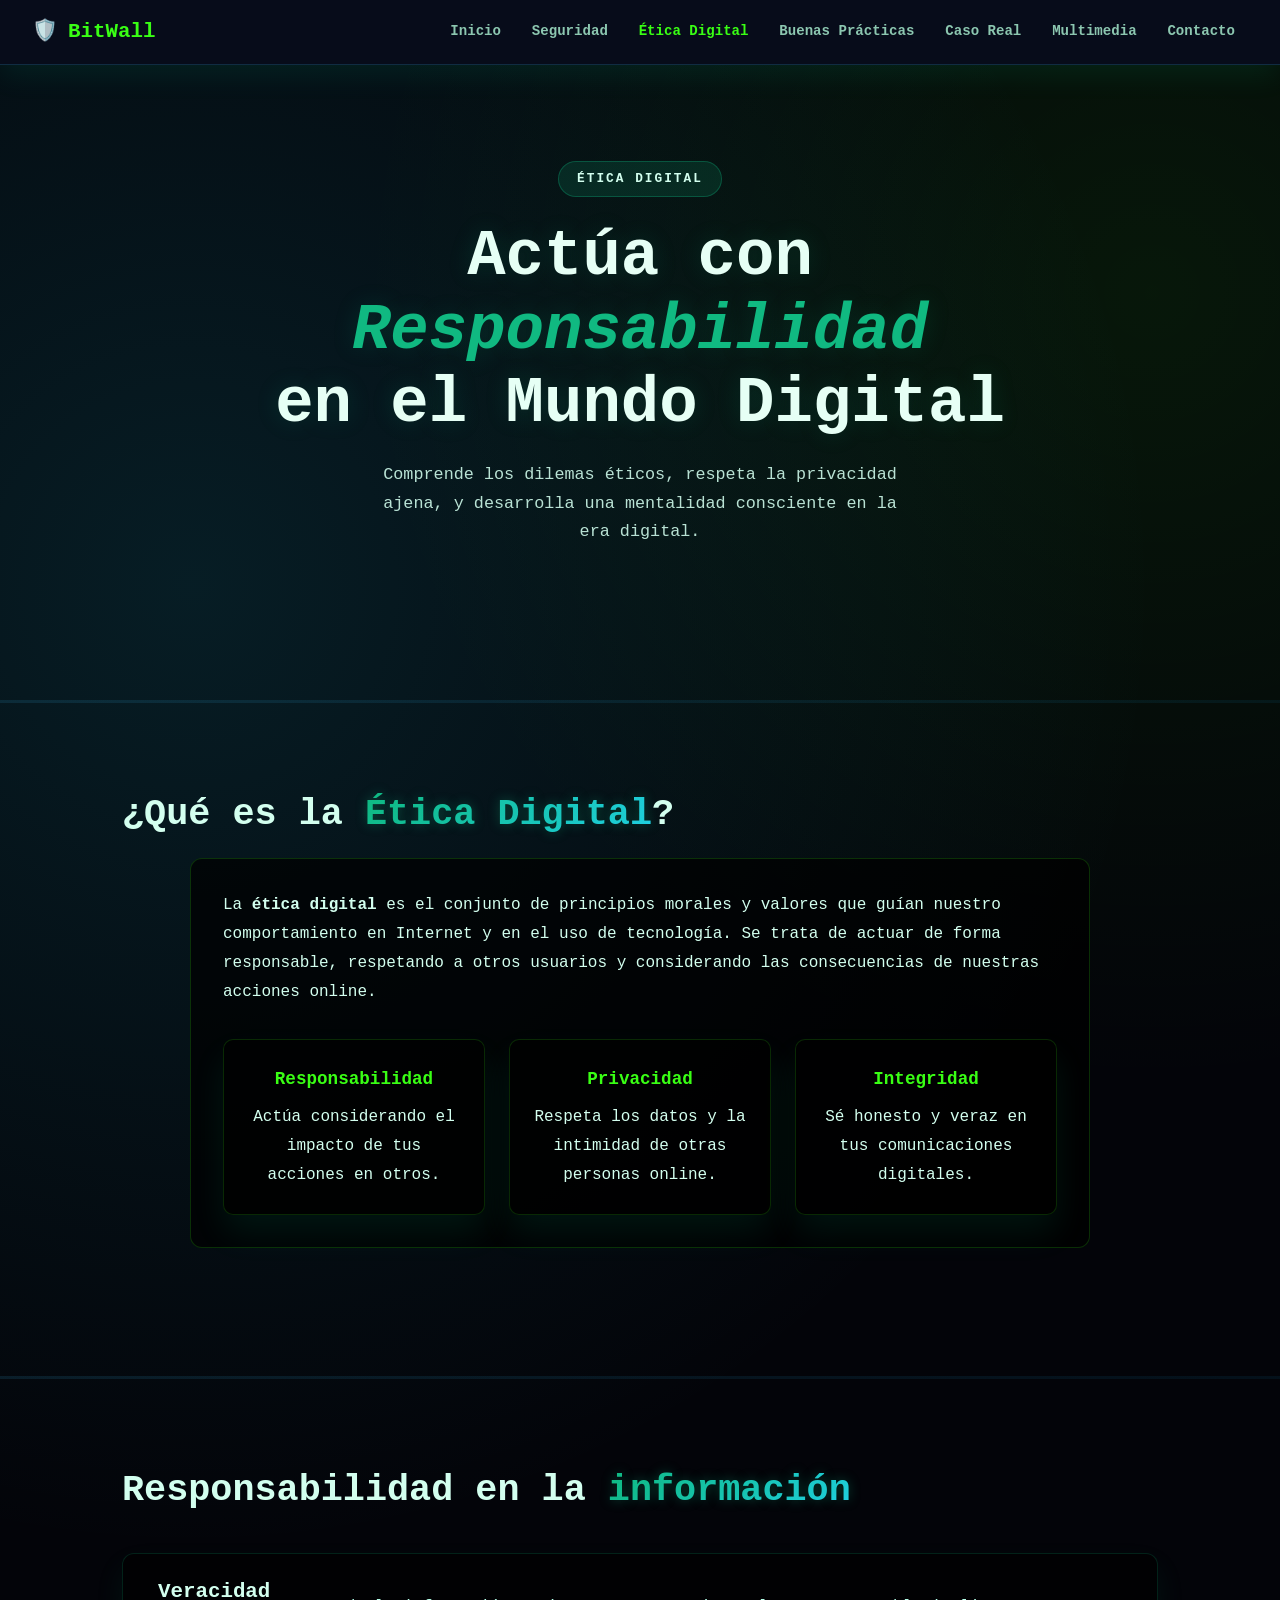
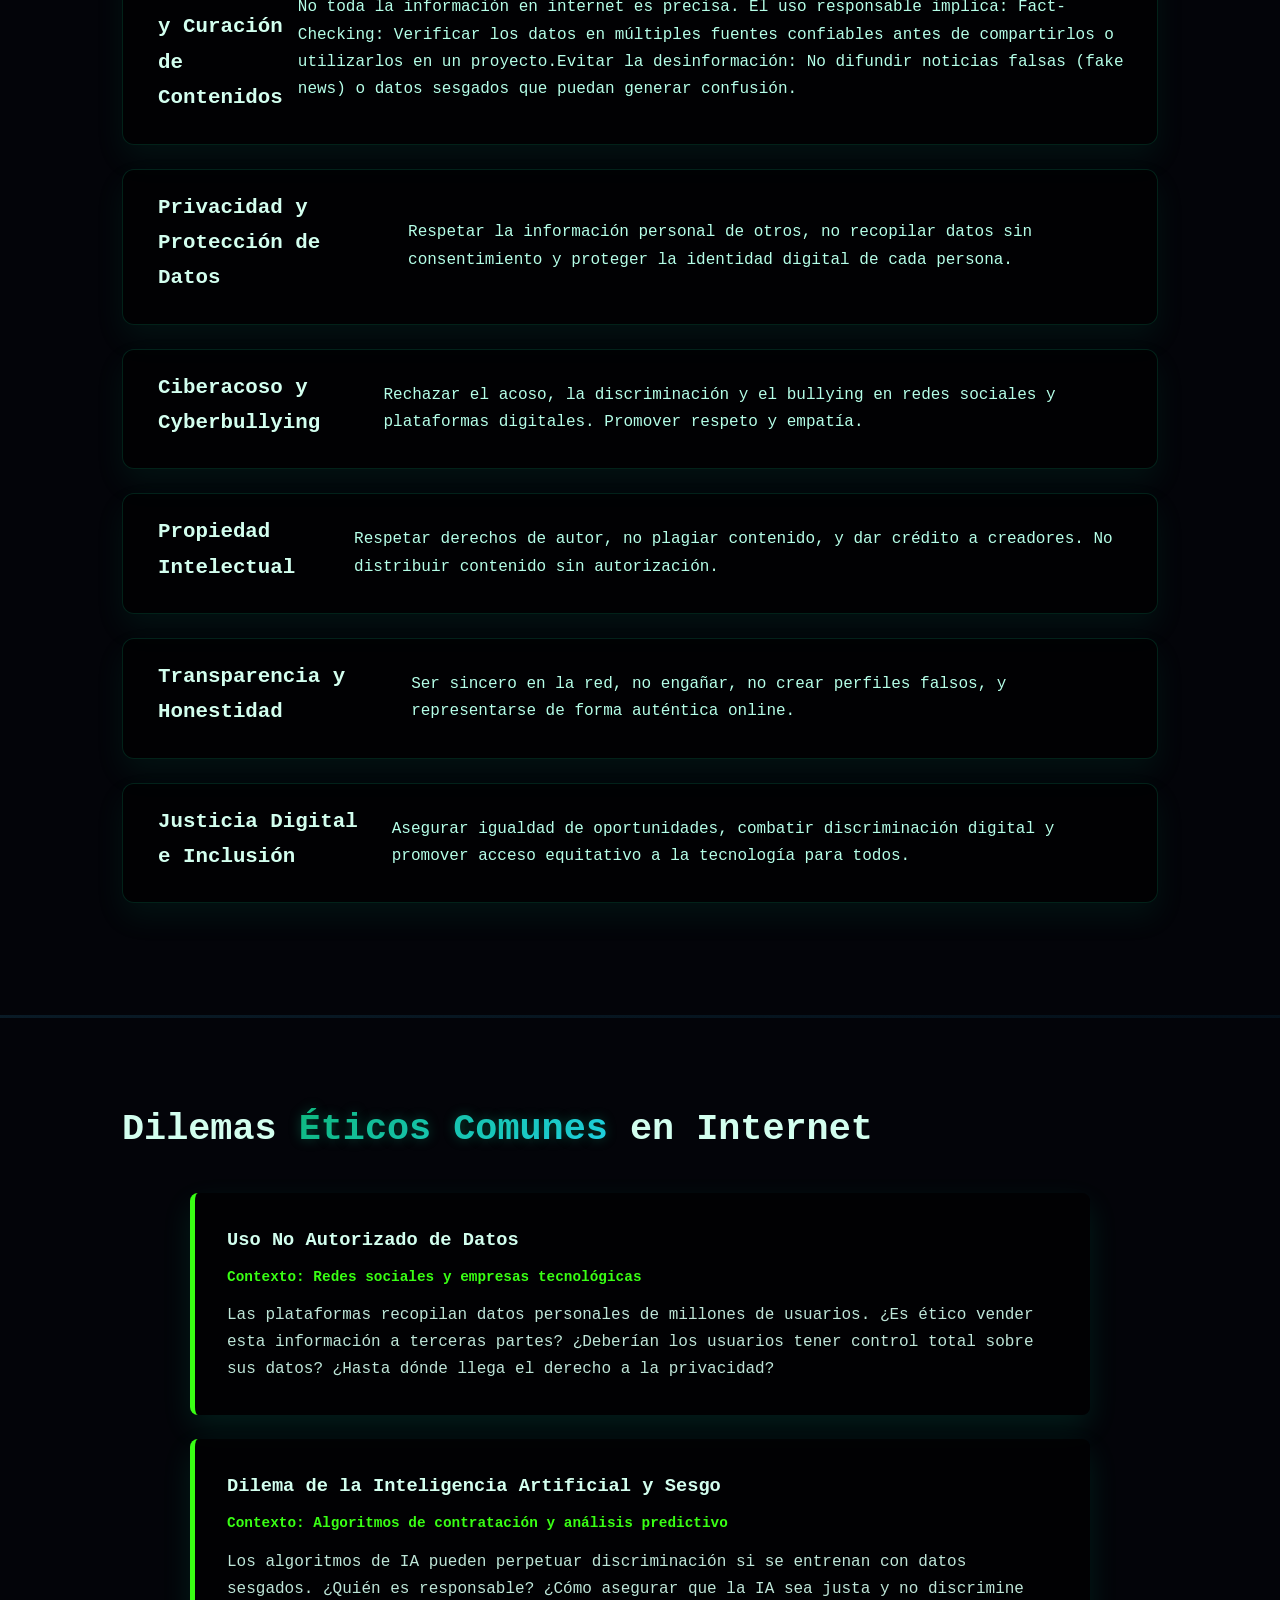
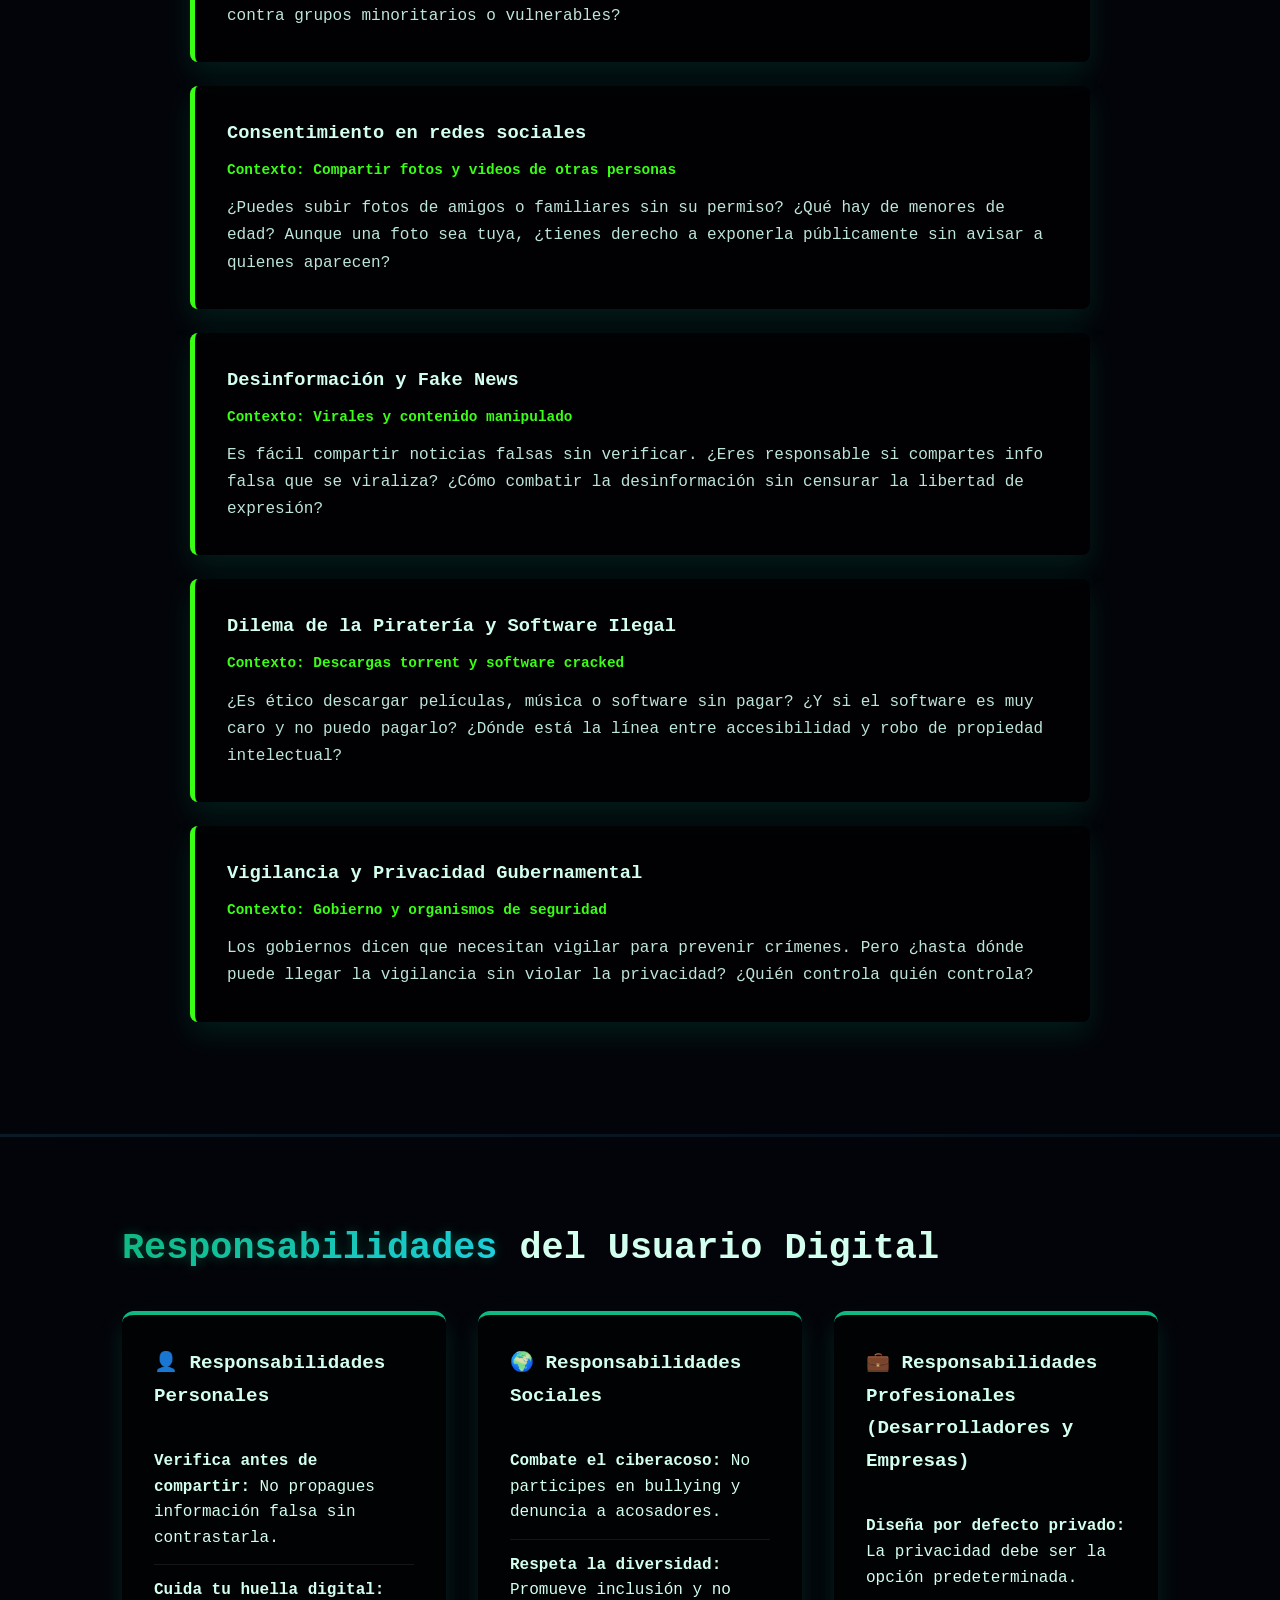
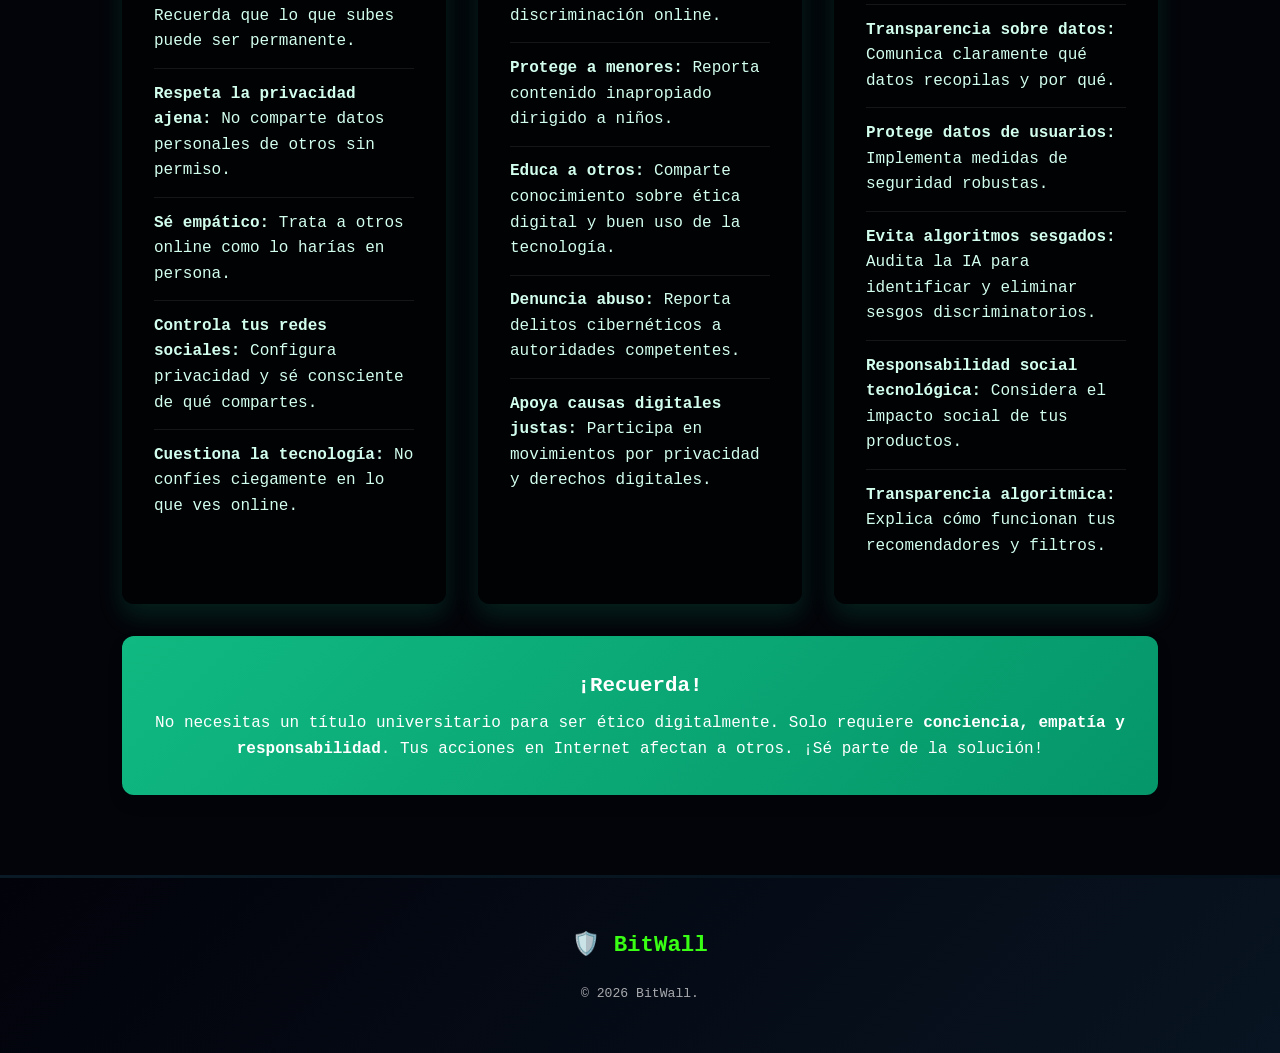
<file: etica.html>
<!DOCTYPE html>
<html lang="es">
<head>
  <meta charset="UTF-8" />
  <meta name="viewport" content="width=device-width, initial-scale=1.0" />
  <title>Ética Digital</title>
  <link href="https://fonts.googleapis.com/css2?family=Poppins:wght@400;600;700;800&family=Nunito:wght@400;500;600;700&display=swap" rel="stylesheet" />
  <link rel="stylesheet" href="styles.css" />
</head>

<body>

  <!-- NAVBAR -->
  <nav>
    <a href="index.html" class="nav-logo">🛡️ <span>BitWall</span></a>
    <button class="nav-toggle" onclick="toggleMenu()">☰</button>
    <ul class="nav-links" id="navMenu">
      <li><a href="index.html">Inicio</a></li>
      <li><a href="seguridad.html">Seguridad</a></li>
      <li><a href="etica.html" class="active">Ética Digital</a></li>
      <li><a href="practicas.html">Buenas Prácticas</a></li>
      <li><a href="caso.html">Caso Real</a></li>
      <li><a href="multimedia.html">Multimedia</a></li>
      <li><a href="contacto.html">Contacto</a></li>
    </ul>
  </nav>

  <!-- HERO SECTION -->
  <header class="hero">
    <div class="hero-content">
      <span class="hero-badge">ÉTICA DIGITAL</span>
      <h1>Actúa con <em>Responsabilidad</em><br>en el Mundo Digital</h1>
      <p class="hero-sub">
        Comprende los dilemas éticos, respeta la privacidad ajena,
        y desarrolla una mentalidad consciente en la era digital.
      </p>
    </div>
  </header>

  <hr class="divisor" />

  <!-- SECCIÓN 1: QUÉ ES LA ÉTICA DIGITAL -->
  <section id="que-es">
    <h2 class="titulo-seccion">¿Qué es la <span>Ética Digital</span>?</h2>

    <div class="contenido-seccion">
      <p>
        La <strong>ética digital</strong> es el conjunto de principios morales y valores
        que guían nuestro comportamiento en Internet y en el uso de tecnología.
        Se trata de actuar de forma responsable, respetando a otros usuarios
        y considerando las consecuencias de nuestras acciones online.
      </p>

      <div class="cards-info">
        <div class="card-concepto">
          <h4> Responsabilidad</h4>
          <p>Actúa considerando el impacto de tus acciones en otros.</p>
        </div>
        <div class="card-concepto">
          <h4> Privacidad</h4>
          <p>Respeta los datos y la intimidad de otras personas online.</p>
        </div>
        <div class="card-concepto">
          <h4> Integridad</h4>
          <p>Sé honesto y veraz en tus comunicaciones digitales.</p>
        </div>
      </div>
    </div>
  </section>

  <hr class="divisor" />

  <!-- SECCIÓN 2: PRINCIPIOS FUNDAMENTALES -->
  <section id="principios">
    <h2 class="titulo-seccion">Responsabilidad en la <span>información</span></h2>

    <div class="amenazas-grid">
      <div class="amenaza-card">
        <span class="amenaza-icono"></span>
        <h3>Veracidad y Curación de Contenidos</h3>
        <p>No toda la información en internet es precisa. El uso responsable implica: Fact-Checking: Verificar los datos en múltiples fuentes confiables antes de compartirlos o utilizarlos en un proyecto.Evitar la desinformación: No difundir noticias falsas (fake news) o datos sesgados que puedan generar confusión.</p>
      </div>

      <div class="amenaza-card">
        <span class="amenaza-icono"></span>
        <h3>Privacidad y Protección de Datos</h3>
        <p>Respetar la información personal de otros, no recopilar datos sin consentimiento
           y proteger la identidad digital de cada persona.</p>
      </div>

      <div class="amenaza-card">
        <span class="amenaza-icono"></span>
        <h3>Ciberacoso y Cyberbullying</h3>
        <p>Rechazar el acoso, la discriminación y el bullying en redes sociales
           y plataformas digitales. Promover respeto y empatía.</p>
      </div>

      <div class="amenaza-card">
        <span class="amenaza-icono"></span>
        <h3>Propiedad Intelectual</h3>
        <p>Respetar derechos de autor, no plagiar contenido, y dar crédito
           a creadores. No distribuir contenido sin autorización.</p>
      </div>

      <div class="amenaza-card">
        <span class="amenaza-icono"></span>
        <h3>Transparencia y Honestidad</h3>
        <p>Ser sincero en la red, no engañar, no crear perfiles falsos,
           y representarse de forma auténtica online.</p>
      </div>

      <div class="amenaza-card">
        <span class="amenaza-icono"></span>
        <h3>Justicia Digital e Inclusión</h3>
        <p>Asegurar igualdad de oportunidades, combatir discriminación digital
           y promover acceso equitativo a la tecnología para todos.</p>
      </div>
    </div>
  </section>

  <hr class="divisor" />

  <!-- SECCIÓN 3: DILEMAS ÉTICOS COMUNES -->
  <section id="dilemas">
    <h2 class="titulo-seccion">Dilemas <span>Éticos Comunes</span> en Internet</h2>

    <div class="ataques-lista">
      <div class="ataque-item">
        <h3> Uso No Autorizado de Datos</h3>
        <p class="ataque-tipo">Contexto: Redes sociales y empresas tecnológicas</p>
        <p class="ataque-desc">
          Las plataformas recopilan datos personales de millones de usuarios.
          ¿Es ético vender esta información a terceras partes? ¿Deberían los usuarios
          tener control total sobre sus datos? ¿Hasta dónde llega el derecho a la privacidad?
        </p>
      </div>

      <div class="ataque-item">
        <h3> Dilema de la Inteligencia Artificial y Sesgo</h3>
        <p class="ataque-tipo">Contexto: Algoritmos de contratación y análisis predictivo</p>
        <p class="ataque-desc">
          Los algoritmos de IA pueden perpetuar discriminación si se entrenan con datos sesgados.
          ¿Quién es responsable? ¿Cómo asegurar que la IA sea justa y no discrimine
          contra grupos minoritarios o vulnerables?
        </p>
      </div>

      <div class="ataque-item">
        <h3> Consentimiento en redes sociales</h3>
        <p class="ataque-tipo">Contexto: Compartir fotos y videos de otras personas</p>
        <p class="ataque-desc">
          ¿Puedes subir fotos de amigos o familiares sin su permiso? ¿Qué hay de menores de edad?
          Aunque una foto sea tuya, ¿tienes derecho a exponerla públicamente sin avisar a quienes aparecen?
        </p>
      </div>

      <div class="ataque-item">
        <h3>  Desinformación y Fake News</h3>
        <p class="ataque-tipo">Contexto: Virales y contenido manipulado</p>
        <p class="ataque-desc">
          Es fácil compartir noticias falsas sin verificar. ¿Eres responsable si compartes info falsa
          que se viraliza? ¿Cómo combatir la desinformación sin censurar la libertad de expresión?
        </p>
      </div>

      <div class="ataque-item">
        <h3> Dilema de la Piratería y Software Ilegal</h3>
        <p class="ataque-tipo">Contexto: Descargas torrent y software cracked</p>
        <p class="ataque-desc">
          ¿Es ético descargar películas, música o software sin pagar? ¿Y si el software es muy caro
          y no puedo pagarlo? ¿Dónde está la línea entre accesibilidad y robo de propiedad intelectual?
        </p>
      </div>

      <div class="ataque-item">
        <h3>  Vigilancia y Privacidad Gubernamental</h3>
        <p class="ataque-tipo">Contexto: Gobierno y organismos de seguridad</p>
        <p class="ataque-desc">
          Los gobiernos dicen que necesitan vigilar para prevenir crímenes. Pero ¿hasta dónde
          puede llegar la vigilancia sin violar la privacidad? ¿Quién controla quién controla?
        </p>
      </div>
    </div>
  </section>

  <hr class="divisor" />

  <!-- SECCIÓN 4: RESPONSABILIDADES DEL USUARIO DIGITAL -->
  <section id="responsabilidades">
    <h2 class="titulo-seccion"><span>Responsabilidades</span> del Usuario Digital</h2>

    <div class="proteccion-container">
      <!-- Responsabilidades Personales -->
      <div class="proteccion-bloque">
        <h3>👤 Responsabilidades Personales</h3>
        <ul class="proteccion-lista">
          <li>
            <strong>Verifica antes de compartir:</strong> No propagues información falsa sin contrastarla.
          </li>
          <li>
            <strong>Cuida tu huella digital:</strong> Recuerda que lo que subes puede ser permanente.
          </li>
          <li>
            <strong>Respeta la privacidad ajena:</strong> No comparte datos personales de otros sin permiso.
          </li>
          <li>
            <strong>Sé empático:</strong> Trata a otros online como lo harías en persona.
          </li>
          <li>
            <strong>Controla tus redes sociales:</strong> Configura privacidad y sé consciente de qué compartes.
          </li>
          <li>
            <strong>Cuestiona la tecnología:</strong> No confíes ciegamente en lo que ves online.
          </li>
        </ul>
      </div>

      <!-- Responsabilidades Sociales -->
      <div class="proteccion-bloque">
        <h3>🌍 Responsabilidades Sociales</h3>
        <ul class="proteccion-lista">
          <li>
            <strong>Combate el ciberacoso:</strong> No participes en bullying y denuncia a acosadores.
          </li>
          <li>
            <strong>Respeta la diversidad:</strong> Promueve inclusión y no discriminación online.
          </li>
          <li>
            <strong>Protege a menores:</strong> Reporta contenido inapropiado dirigido a niños.
          </li>
          <li>
            <strong>Educa a otros:</strong> Comparte conocimiento sobre ética digital y buen uso de la tecnología.
          </li>
          <li>
            <strong>Denuncia abuso:</strong> Reporta delitos cibernéticos a autoridades competentes.
          </li>
          <li>
            <strong>Apoya causas digitales justas:</strong> Participa en movimientos por privacidad y derechos digitales.
          </li>
        </ul>
      </div>

      <!-- Responsabilidades Profesionales -->
      <div class="proteccion-bloque">
        <h3>💼 Responsabilidades Profesionales (Desarrolladores y Empresas)</h3>
        <ul class="proteccion-lista">
          <li>
            <strong>Diseña por defecto privado:</strong> La privacidad debe ser la opción predeterminada.
          </li>
          <li>
            <strong>Transparencia sobre datos:</strong> Comunica claramente qué datos recopilas y por qué.
          </li>
          <li>
            <strong>Protege datos de usuarios:</strong> Implementa medidas de seguridad robustas.
          </li>
          <li>
            <strong>Evita algoritmos sesgados:</strong> Audita la IA para identificar y eliminar sesgos discriminatorios.
          </li>
          <li>
            <strong>Responsabilidad social tecnológica:</strong> Considera el impacto social de tus productos.
          </li>
          <li>
            <strong>Transparencia algoritmica:</strong> Explica cómo funcionan tus recomendadores y filtros.
          </li>
        </ul>
      </div>
    </div>

    <!-- CTA -->
    <div class="banner-proteccion">
      <h4> ¡Recuerda!</h4>
      <p>No necesitas un título universitario para ser ético digitalmente. Solo requiere <strong>conciencia,
         empatía y responsabilidad</strong>. Tus acciones en Internet afectan a otros. ¡Sé parte de la solución!</p>
    </div>
  </section>

  <hr class="divisor" />

  <!-- FOOTER -->
  <footer>
    <p class="footer-logo">🛡️ <span>BitWall</span></p>
    <p class="footer-copy">
       &copy; 2026 BitWall. 
    </p>
  </footer>

  <script>
    function toggleMenu() {
      document.getElementById('navMenu').classList.toggle('abierto');
    }
    document.querySelectorAll('.nav-links a').forEach(function(link) {
      link.addEventListener('click', function() {
        document.getElementById('navMenu').classList.remove('abierto');
      });
    });
  </script>
</body>

</html>
</file>
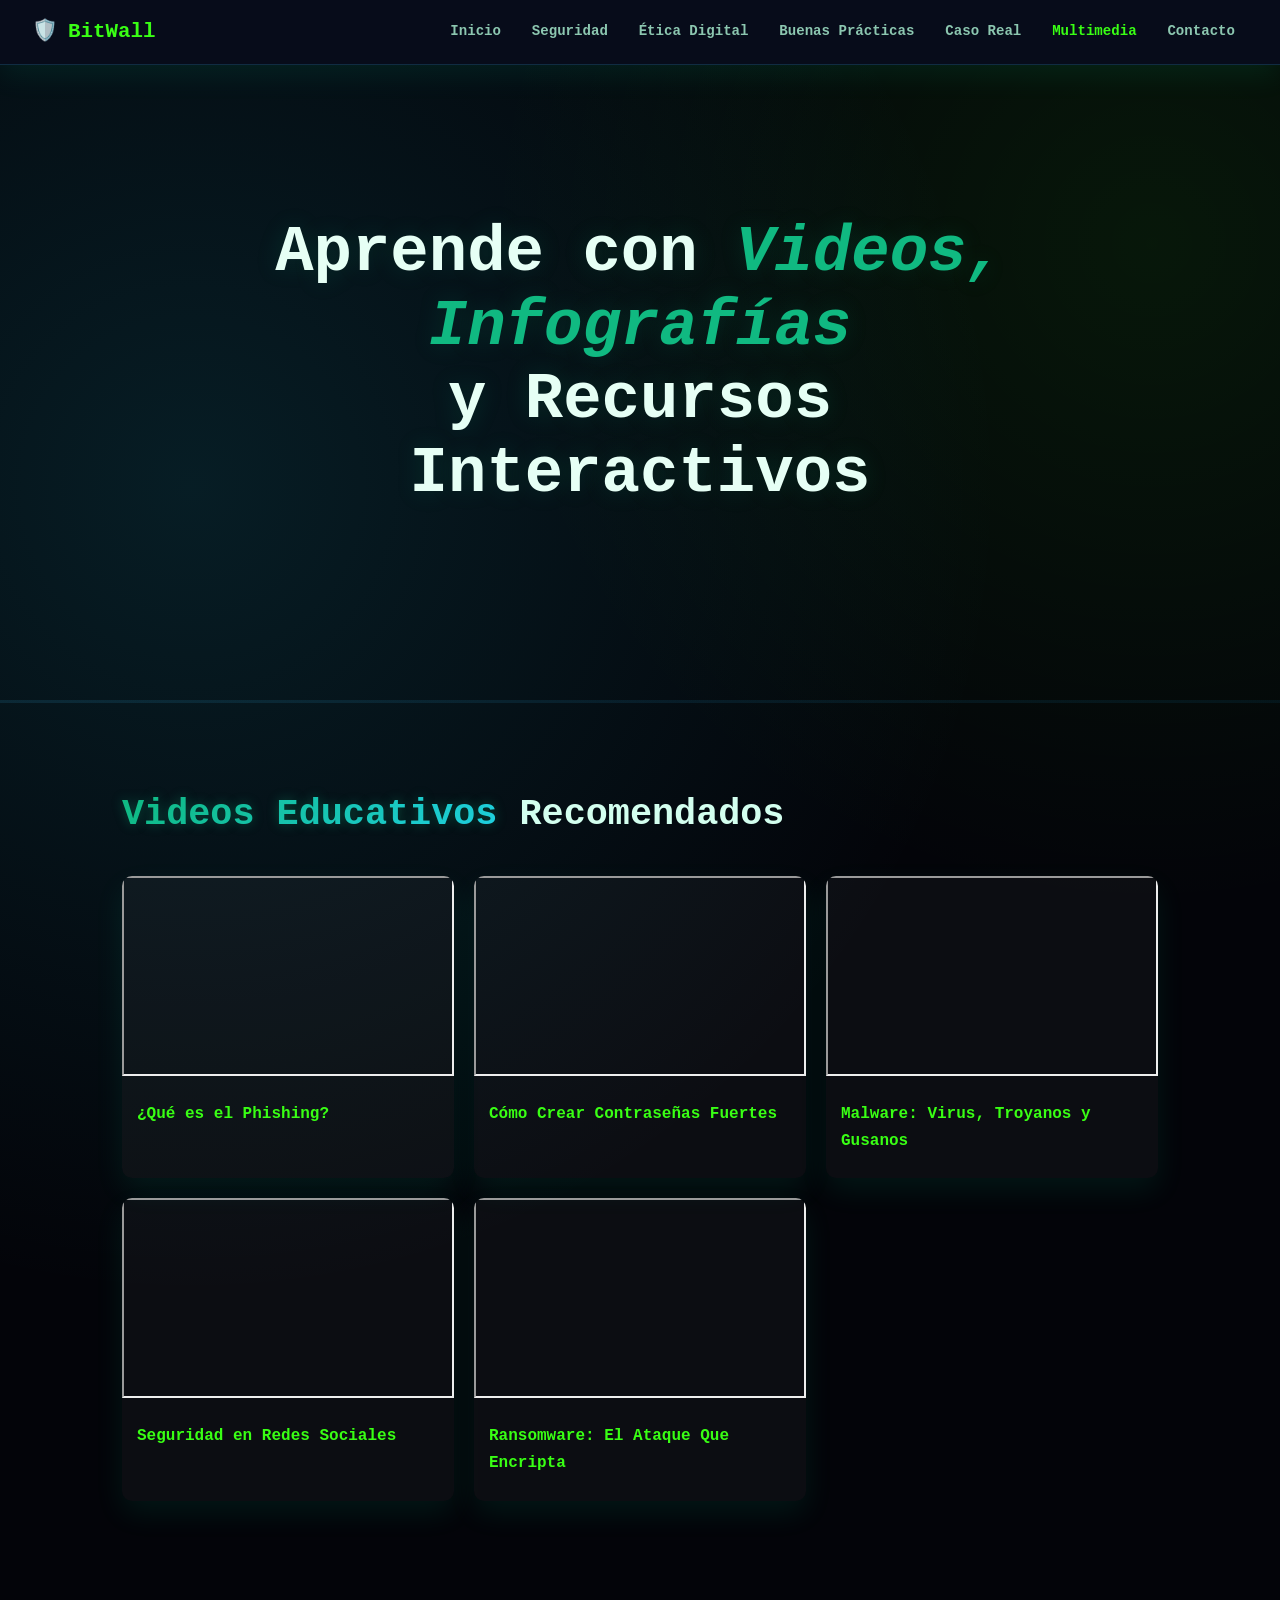
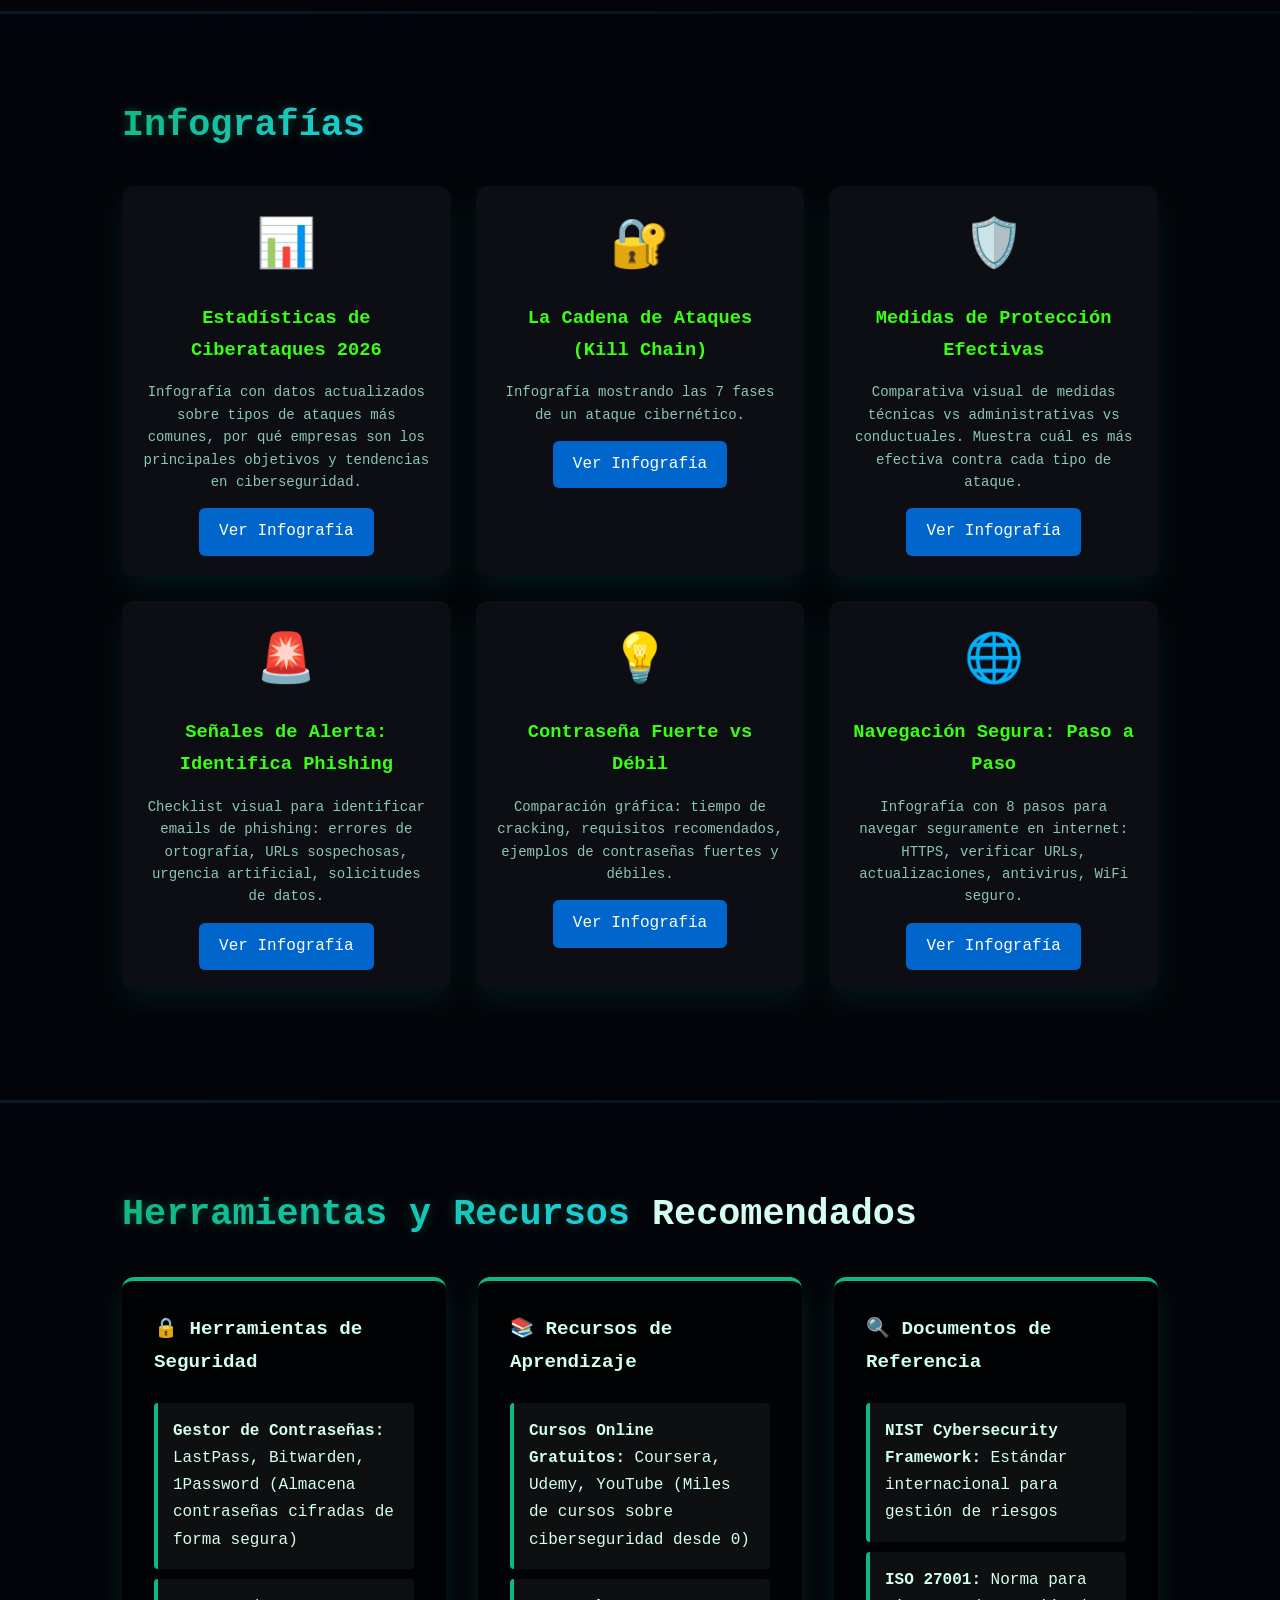
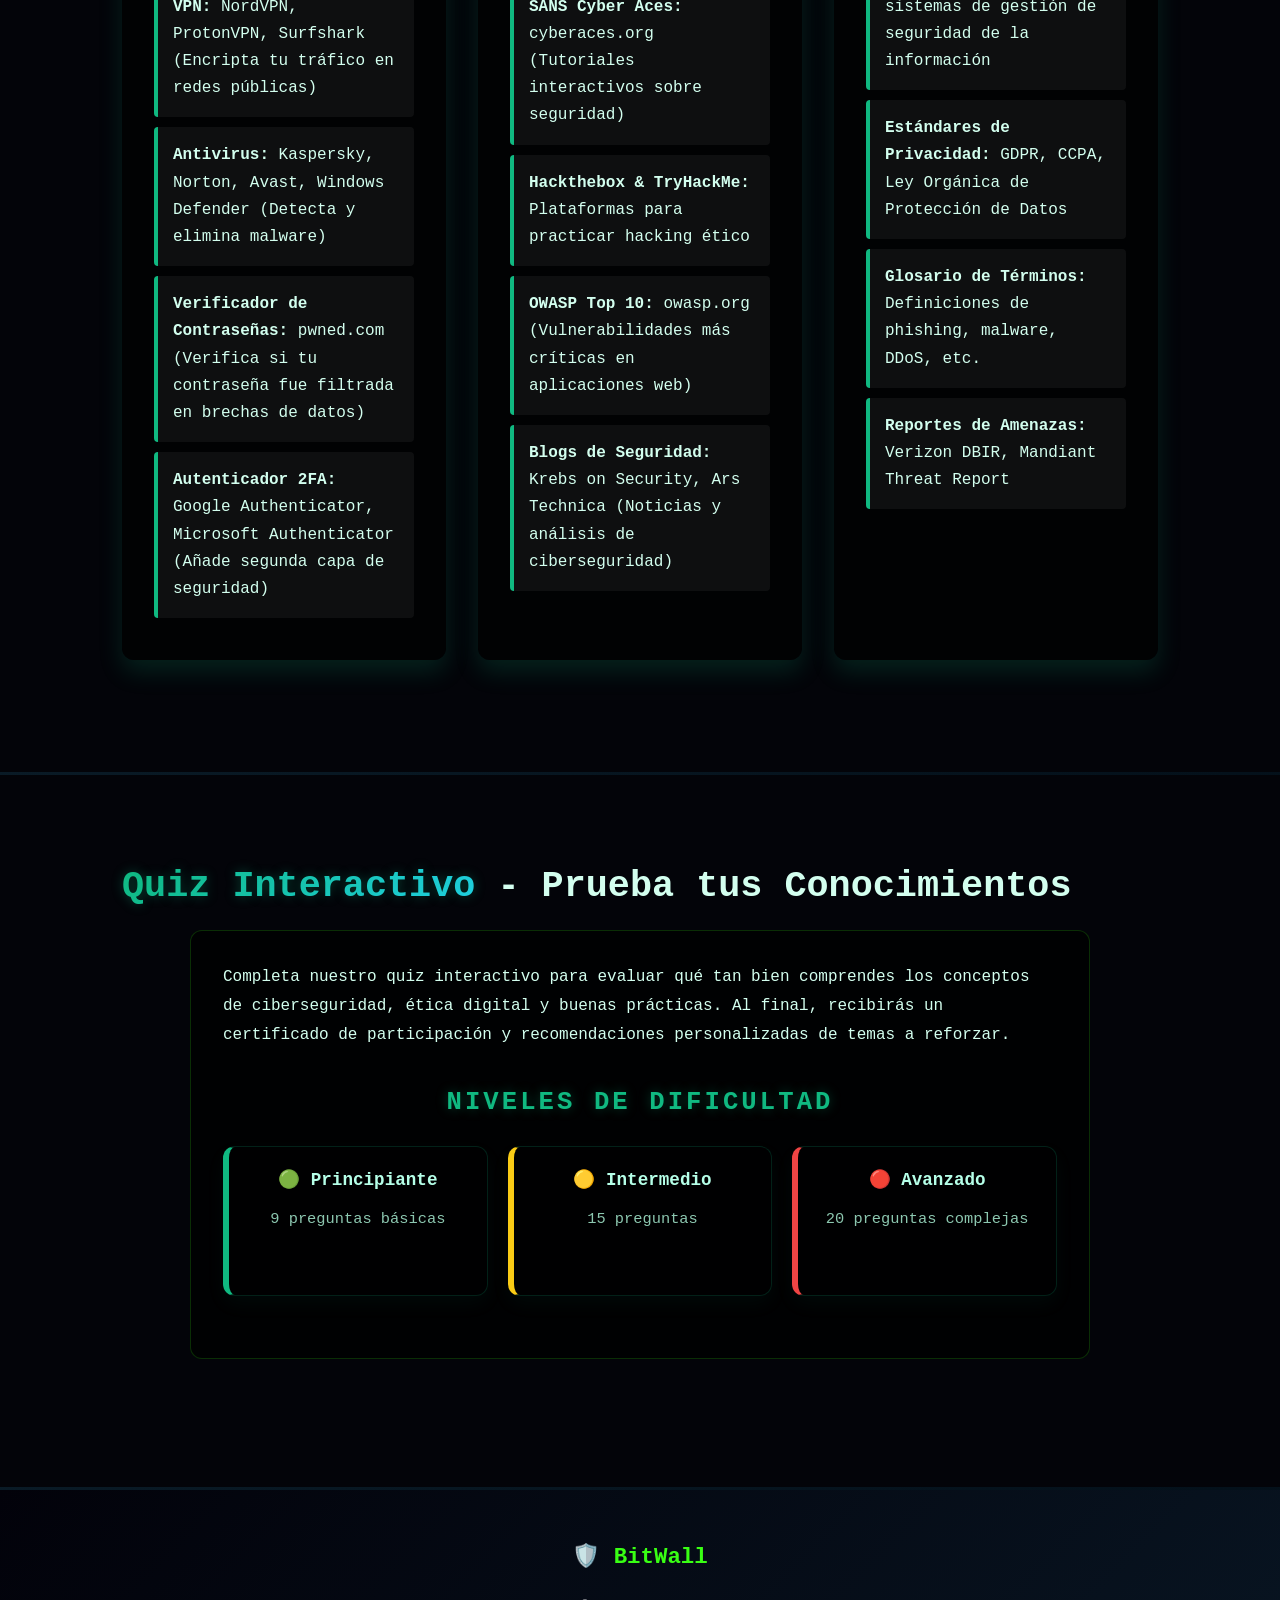
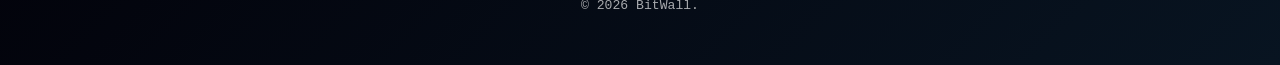
<file: multimedia.html>
<!DOCTYPE html>
<html lang="es">
<head>
  <meta charset="UTF-8" />
  <meta name="viewport" content="width=device-width, initial-scale=1.0" />
  <title>Multimedia</title>
  <link href="https://fonts.googleapis.com/css2?family=Poppins:wght@400;600;700;800&family=Nunito:wght@400;500;600;700&display=swap" rel="stylesheet" />
  <link rel="stylesheet" href="styles.css" />
  
</head>

<body>

  <!-- NAVBAR -->
  <nav>
    <a href="index.html" class="nav-logo">🛡️ <span>BitWall</span></a>
    <button class="nav-toggle" onclick="toggleMenu()">☰</button>
    <ul class="nav-links" id="navMenu">
      <li><a href="index.html">Inicio</a></li>
      <li><a href="seguridad.html">Seguridad</a></li>
      <li><a href="etica.html">Ética Digital</a></li>
      <li><a href="practicas.html">Buenas Prácticas</a></li>
      <li><a href="caso.html">Caso Real</a></li>
      <li><a href="multimedia.html" class="active">Multimedia</a></li>
      <li><a href="contacto.html">Contacto</a></li>
    </ul>
  </nav>

  <!-- HERO SECTION -->
  <header class="hero">
    <div class="hero-content">
      <h1>Aprende con <em>Videos, Infografías</em><br>y Recursos Interactivos</h1>
    </div>
  </header>

  <hr class="divisor" />

  <!-- SECCIÓN 1: VIDEOS EDUCATIVOS -->
  <section id="videos">
    <h2 class="titulo-seccion"><span>Videos Educativos</span> Recomendados</h2>

    <div class="videogaleria">
      <div class="video-item">
        <iframe width="100%" height="200" src="https://www.youtube.com/embed/UuuAlP7ay6U?si=r2MJrW17fWwOO49O" title="YouTube video player"></iframe>
        <div class="video-info">
          <h4>¿Qué es el Phishing?</h4>
        </div>
      </div>

      <div class="video-item">
        <iframe width="100%" height="200" src="https://www.youtube.com/embed/GaZxT9P2tX0?si=9EUYynecAZvCks6W" title="YouTube video player"></iframe>
        <div class="video-info">
          <h4>Cómo Crear Contraseñas Fuertes</h4>
        </div>
      </div>

      <div class="video-item">
        <iframe width="100%" height="200" src="https://www.youtube.com/embed/QOP9pQCIBqc?si=HiezHLYioh-qkbdX" title="YouTube video player"></iframe>
        <div class="video-info">
          <h4>Malware: Virus, Troyanos y Gusanos</h4>
        </div>
      </div>

      <div class="video-item">
        <iframe width="100%" height="200" src="https://www.youtube.com/embed/VwIEekWsM_o?si=hFzBP5DbSNxSTIh_" title="YouTube video player"></iframe>
        <div class="video-info">
          <h4>Seguridad en Redes Sociales</h4>
        </div>
      </div>

      <div class="video-item">
        <iframe width="100%" height="200" src="https://www.youtube.com/embed/xpFU4n2iHN8?si=TMfICfdNLv2ATOwX" title="YouTube video player"></iframe>
        <div class="video-info">
          <h4>Ransomware: El Ataque Que Encripta</h4>
        </div>
      </div>
    </div>
  </section>

  <hr class="divisor" />

  <!-- SECCIÓN 2: INFOGRAFÍAS -->
  <section id="infografias">
    <h2 class="titulo-seccion"><span>Infografías</span></h2>

    <div class="multimedia-grid">
      <div class="multimedia-card">
        <div class="multimedia-icon">📊</div>
        <h3>Estadísticas de Ciberataques 2026</h3>
        <p>Infografía con datos actualizados sobre tipos de ataques más comunes, por qué empresas
           son los principales objetivos y tendencias en ciberseguridad.</p>
        <a href="https://agencianova.com/nota.asp?id=164920&id_tiponota=62&n=2026_3_10" class="btn-ver">Ver Infografía</a>
      </div>

      <div class="multimedia-card">
        <div class="multimedia-icon">🔐</div>
        <h3>La Cadena de Ataques (Kill Chain)</h3>
        <p>Infografía mostrando las 7 fases de un ataque cibernético.</p>
        <a href="https://www.netskope.com/es/security-defined/cyber-security-kill-chain" class="btn-ver">Ver Infografía</a>
      </div>

      <div class="multimedia-card">
        <div class="multimedia-icon">🛡️</div>
        <h3>Medidas de Protección Efectivas</h3>
        <p>Comparativa visual de medidas técnicas vs administrativas vs conductuales.
           Muestra cuál es más efectiva contra cada tipo de ataque.</p>
        <a href="https://www.pandasecurity.com/es/mediacenter/10-medidas-de-ciberseguridad-que-siguen-los-expertos/" class="btn-ver">Ver Infografía</a>
      </div>

      <div class="multimedia-card">
        <div class="multimedia-icon">🚨</div>
        <h3>Señales de Alerta: Identifica Phishing</h3>
        <p>Checklist visual para identificar emails de phishing: errores de ortografía,
           URLs sospechosas, urgencia artificial, solicitudes de datos.</p>
        <a href="https://espanol.nationwide.com/lc/resources/cyber-resource-center/articles/recognize-phishing-red-flags" class="btn-ver">Ver Infografía</a>
      </div>

      <div class="multimedia-card">
        <div class="multimedia-icon">💡</div>
        <h3>Contraseña Fuerte vs Débil</h3>
        <p>Comparación gráfica: tiempo de cracking, requisitos recomendados,
           ejemplos de contraseñas fuertes y débiles.</p>
        <a href="https://www.youtube.com/embed/JqUC73d8urM?si=k_xcPOGGBa7D2DUY" class="btn-ver">Ver Infografía</a>
      </div>

      <div class="multimedia-card">
        <div class="multimedia-icon">🌐</div>
        <h3>Navegación Segura: Paso a Paso</h3>
        <p>Infografía con 8 pasos para navegar seguramente en internet:
           HTTPS, verificar URLs, actualizaciones, antivirus, WiFi seguro.</p>
        <a href="https://iniciacontic.gov.co/776/w3-article-333450.html" class="btn-ver">Ver Infografía</a>
      </div>
    </div>
  </section>

  <hr class="divisor" />

  <!-- SECCIÓN 3: HERRAMIENTAS Y RECURSOS -->
  <section id="herramientas">
    <h2 class="titulo-seccion"><span>Herramientas y Recursos</span> Recomendados</h2>

    <div class="proteccion-container">
      <!-- Herramientas de Seguridad -->
      <div class="proteccion-bloque">
        <h3>🔒 Herramientas de Seguridad</h3>
        <ul class="recursos-list">
          <li>
            <strong>Gestor de Contraseñas:</strong> LastPass, Bitwarden, 1Password
            (Almacena contraseñas cifradas de forma segura)
          </li>
          <li>
            <strong>VPN:</strong> NordVPN, ProtonVPN, Surfshark
            (Encripta tu tráfico en redes públicas)
          </li>
          <li>
            <strong>Antivirus:</strong> Kaspersky, Norton, Avast, Windows Defender
            (Detecta y elimina malware)
          </li>
          <li>
            <strong>Verificador de Contraseñas:</strong> pwned.com
            (Verifica si tu contraseña fue filtrada en brechas de datos)
          </li>
          <li>
            <strong>Autenticador 2FA:</strong> Google Authenticator, Microsoft Authenticator
            (Añade segunda capa de seguridad)
          </li>
        </ul>
      </div>

      <!-- Recursos de Aprendizaje -->
      <div class="proteccion-bloque">
        <h3>📚 Recursos de Aprendizaje</h3>
        <ul class="recursos-list">
          <li>
            <strong>Cursos Online Gratuitos:</strong> Coursera, Udemy, YouTube
            (Miles de cursos sobre ciberseguridad desde 0)
          </li>
          <li>
            <strong>SANS Cyber Aces:</strong> cyberaces.org
            (Tutoriales interactivos sobre seguridad)
          </li>
          <li>
            <strong>Hackthebox & TryHackMe:</strong> Plataformas para practicar hacking ético
          </li>
          <li>
            <strong>OWASP Top 10:</strong> owasp.org
            (Vulnerabilidades más críticas en aplicaciones web)
          </li>
          <li>
            <strong>Blogs de Seguridad:</strong> Krebs on Security, Ars Technica
            (Noticias y análisis de ciberseguridad)
          </li>
        </ul>
      </div>

      <!-- Contenido de Referencia -->
      <div class="proteccion-bloque">
        <h3>🔍 Documentos de Referencia</h3>
        <ul class="recursos-list">
          <li>
            <strong>NIST Cybersecurity Framework:</strong> Estándar internacional para gestión de riesgos
          </li>
          <li>
            <strong>ISO 27001:</strong> Norma para sistemas de gestión de seguridad de la información
          </li>
          <li>
            <strong>Estándares de Privacidad:</strong> GDPR, CCPA, Ley Orgánica de Protección de Datos
          </li>
          <li>
            <strong>Glosario de Términos:</strong> Definiciones de phishing, malware, DDoS, etc.
          </li>
          <li>
            <strong>Reportes de Amenazas:</strong> Verizon DBIR, Mandiant Threat Report
          </li>
        </ul>
      </div>
    </div>
  </section>

  <hr class="divisor" />

  <!-- SECCIÓN 4: QUIZ Y TEST INTERACTIVO -->
  <section id="quiz">
    <h2 class="titulo-seccion"><span>Quiz Interactivo</span> - Prueba tus Conocimientos</h2>

    <div class="contenido-seccion">
      <p>
        Completa nuestro quiz interactivo para evaluar qué tan bien comprendes los conceptos
        de ciberseguridad, ética digital y buenas prácticas. Al final, recibirás un certificado
        de participación y recomendaciones personalizadas de temas a reforzar.
      </p>

      <div class="quiz-niveles">
        <h3 class="quiz-titulo">Niveles de Dificultad</h3>
        <div class="quiz-niveles-grid">
          <a href="https://create.kahoot.it/share/nivel-principiante/4d33fedf-d291-4ceb-93c8-1e96fd2d5027">
            <div class="quiz-card quiz-card-principiante">
              <h4>🟢 Principiante</h4>
              <p>9 preguntas básicas</p>
            </div>
          </a>

          <a href="https://create.kahoot.it/share/nivel-intermedio/a2455ecf-0e01-470d-8d9a-cfdd05741c69">
            <div class="quiz-card quiz-card-intermedio">
              <h4>🟡 Intermedio</h4>
              <p>15 preguntas</p>
            </div>
          </a>

          <a href="https://create.kahoot.it/share/nivel-dificil/0c8f09d7-b88e-4b04-97eb-c55af8169542">
            <div class="quiz-card quiz-card-avanzado">
              <h4>🔴 Avanzado</h4>
              <p>20 preguntas complejas</p>
            </div>
          </a>
        </div>
      </div>
    </div>
  </section>

  <hr class="divisor" />

  <!-- FOOTER -->
  <footer>
    <p class="footer-logo">🛡️ <span>BitWall</span></p>
    
    <p class="footer-copy">
     &copy; 2026 BitWall. 
    </p>
  </footer>

  <script>
    function toggleMenu() {
      document.getElementById('navMenu').classList.toggle('abierto');
    }
    document.querySelectorAll('.nav-links a').forEach(function(link) {
      link.addEventListener('click', function() {
        document.getElementById('navMenu').classList.remove('abierto');
      });
    });
  </script>
</body>

</html>
</file>
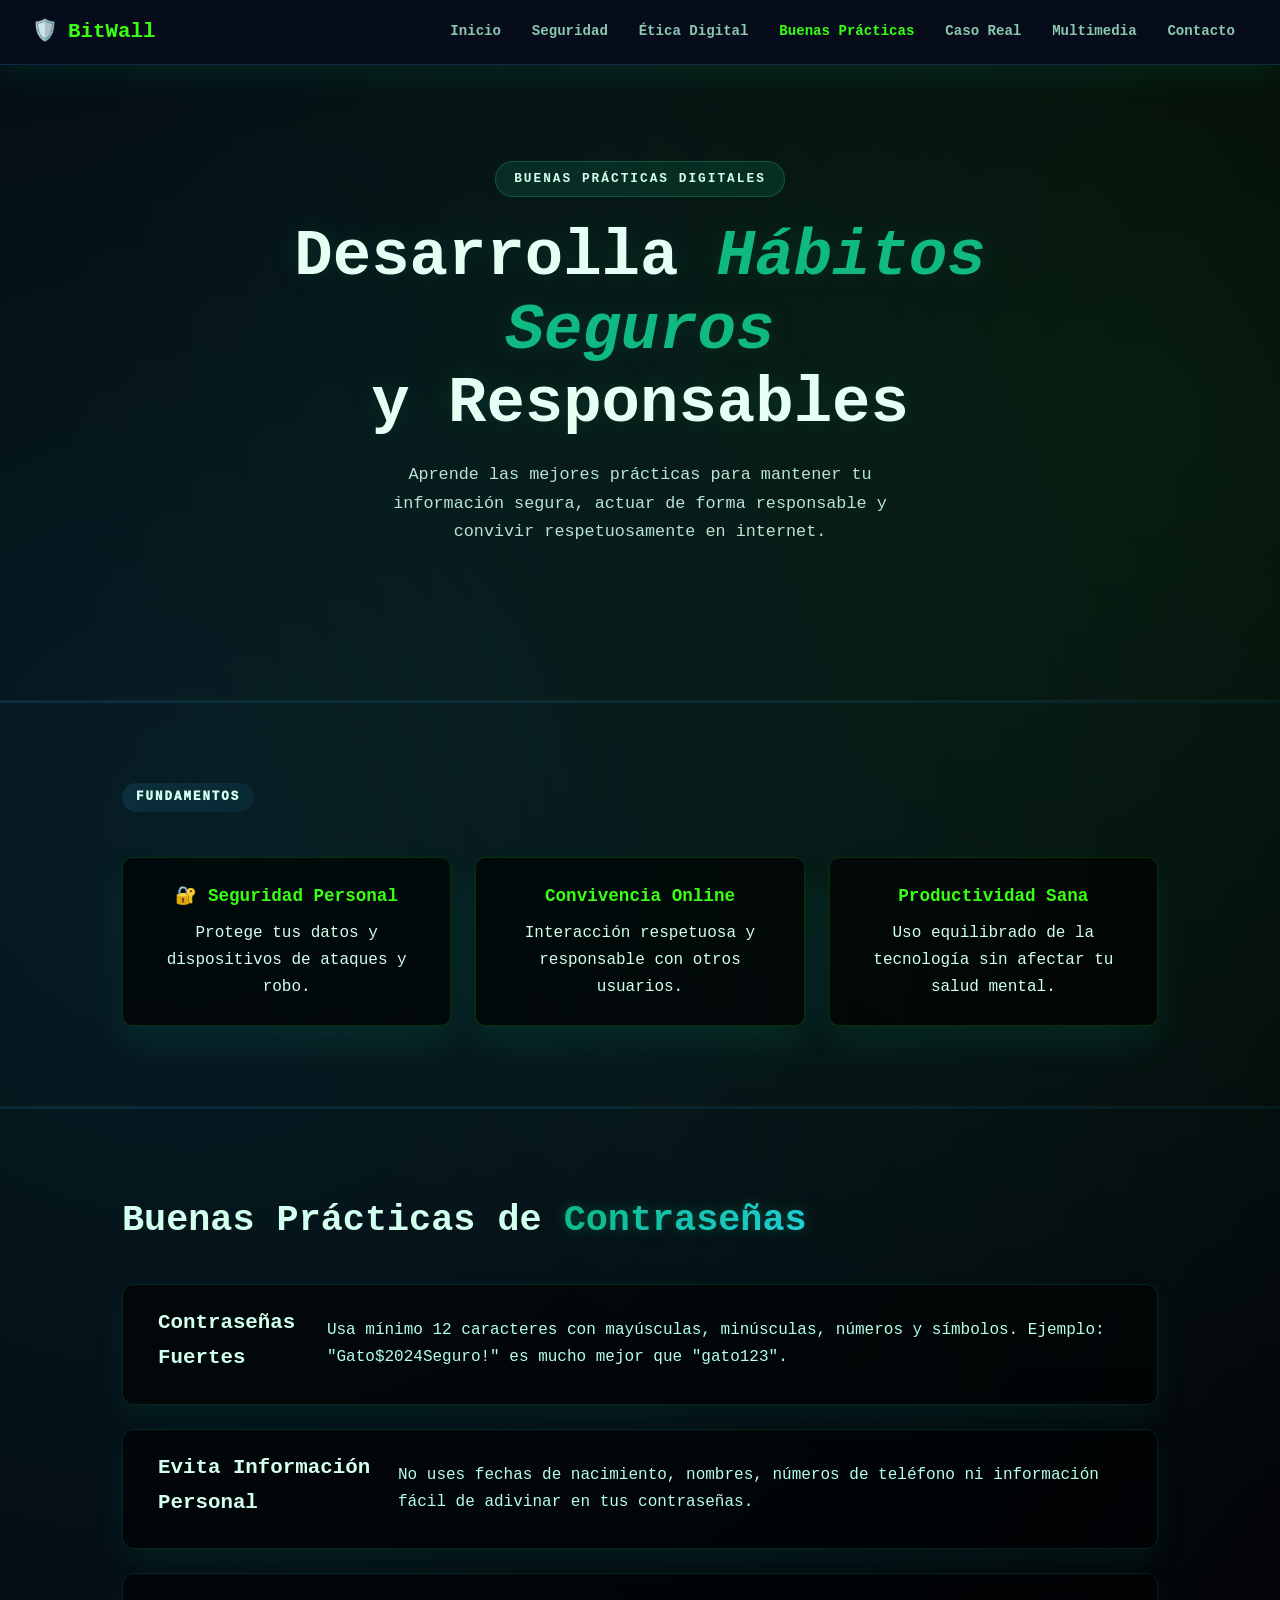
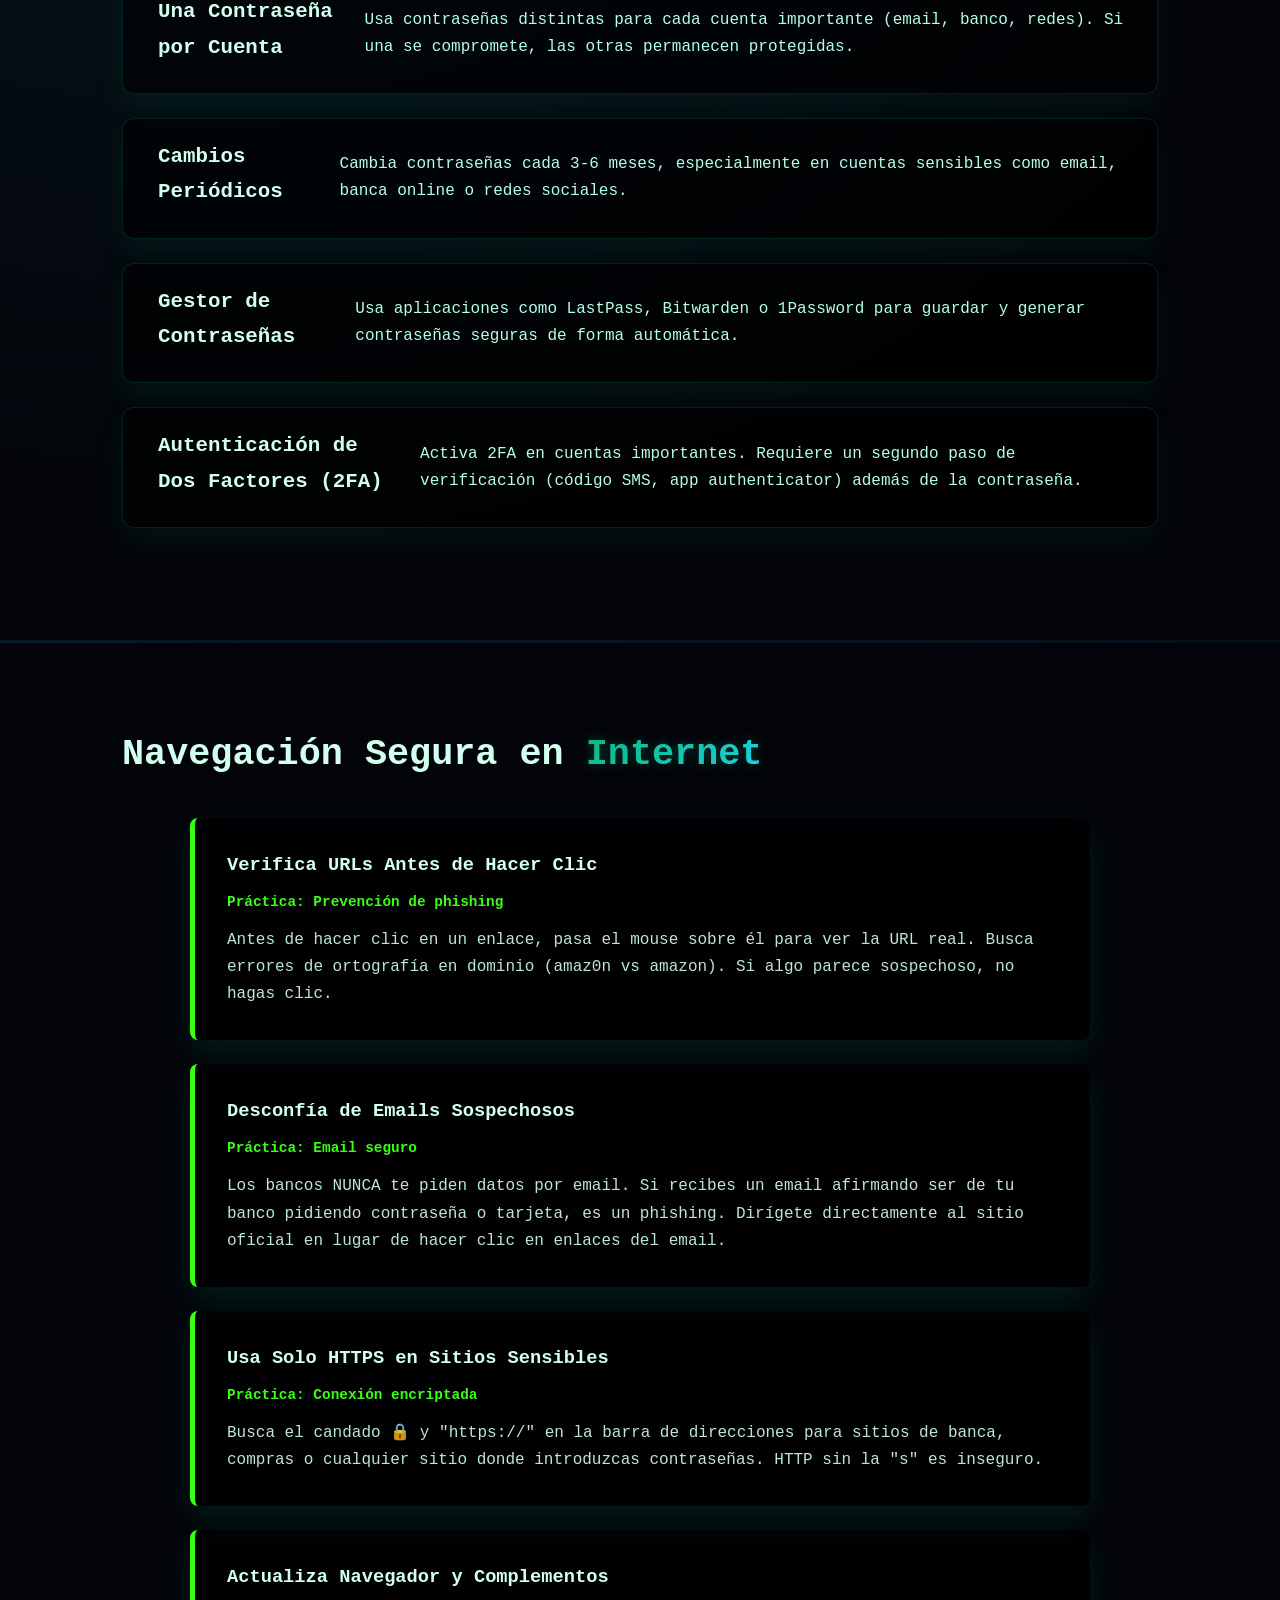
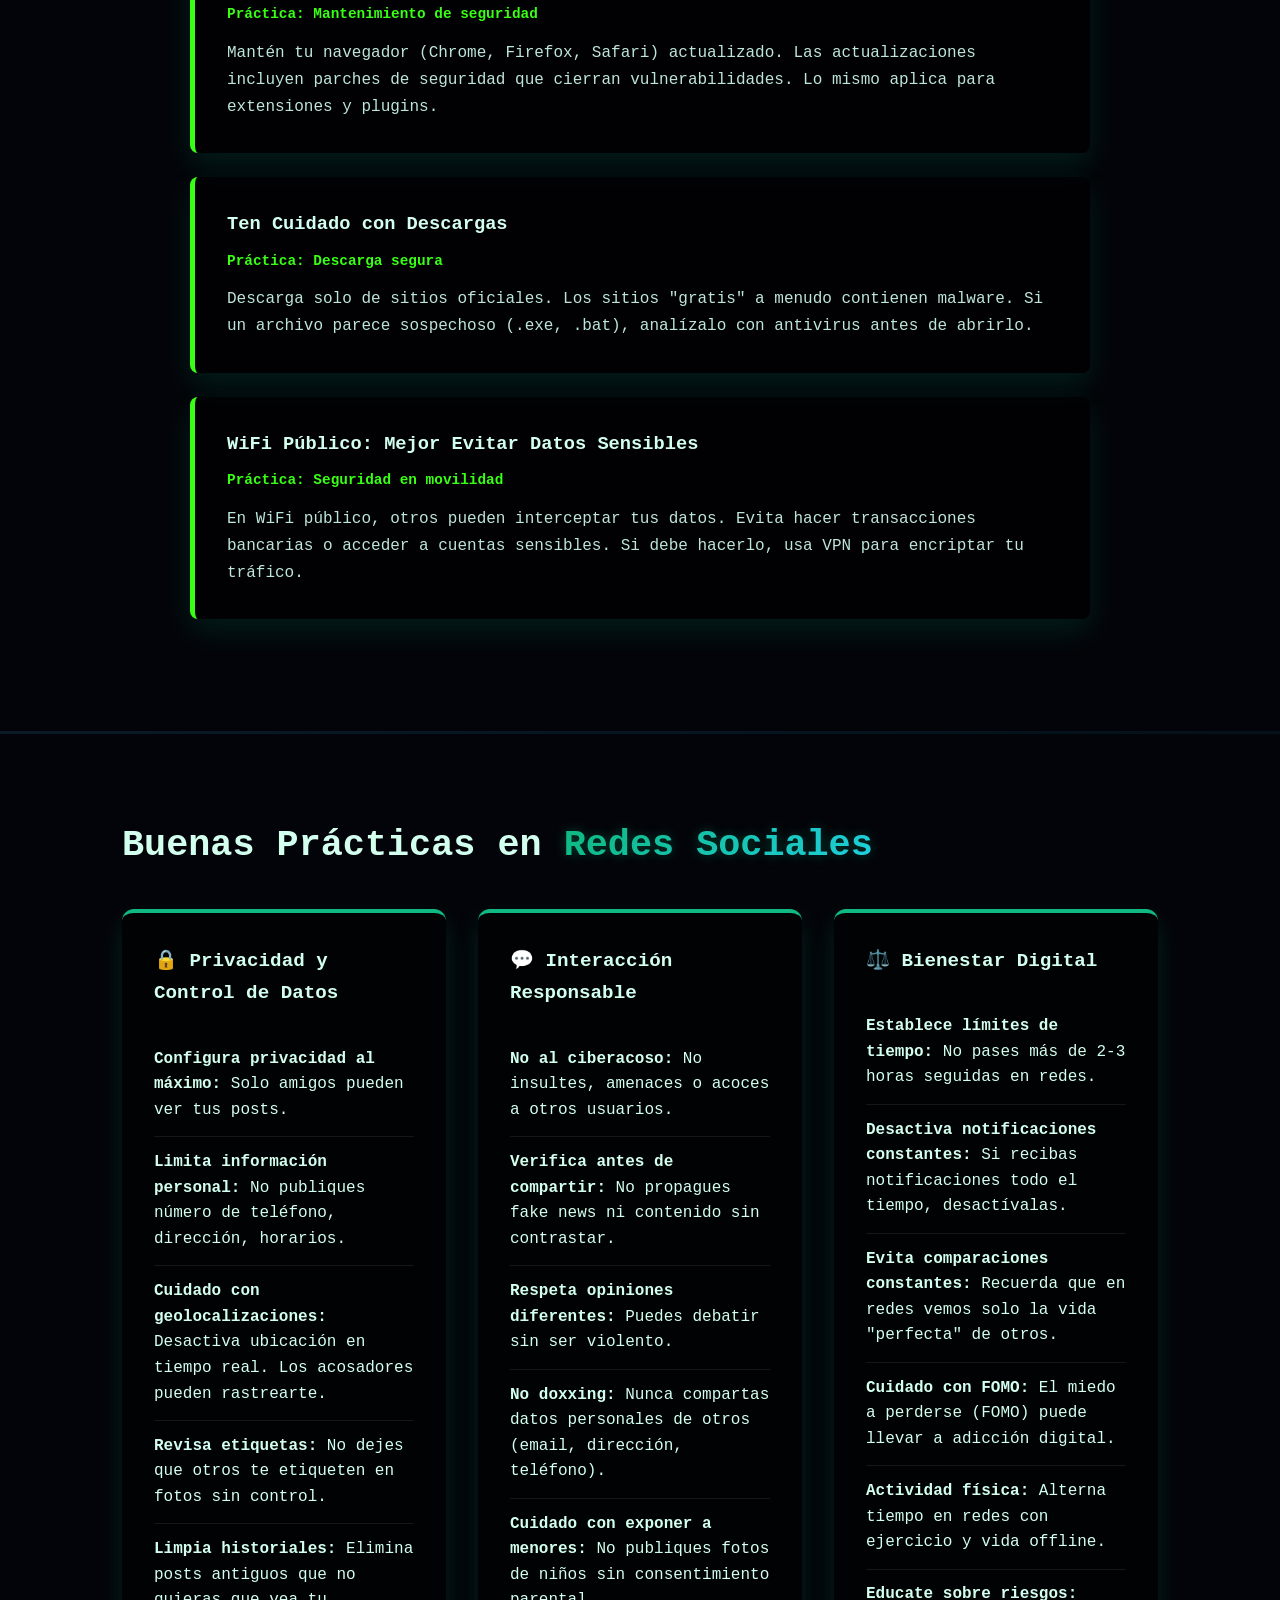
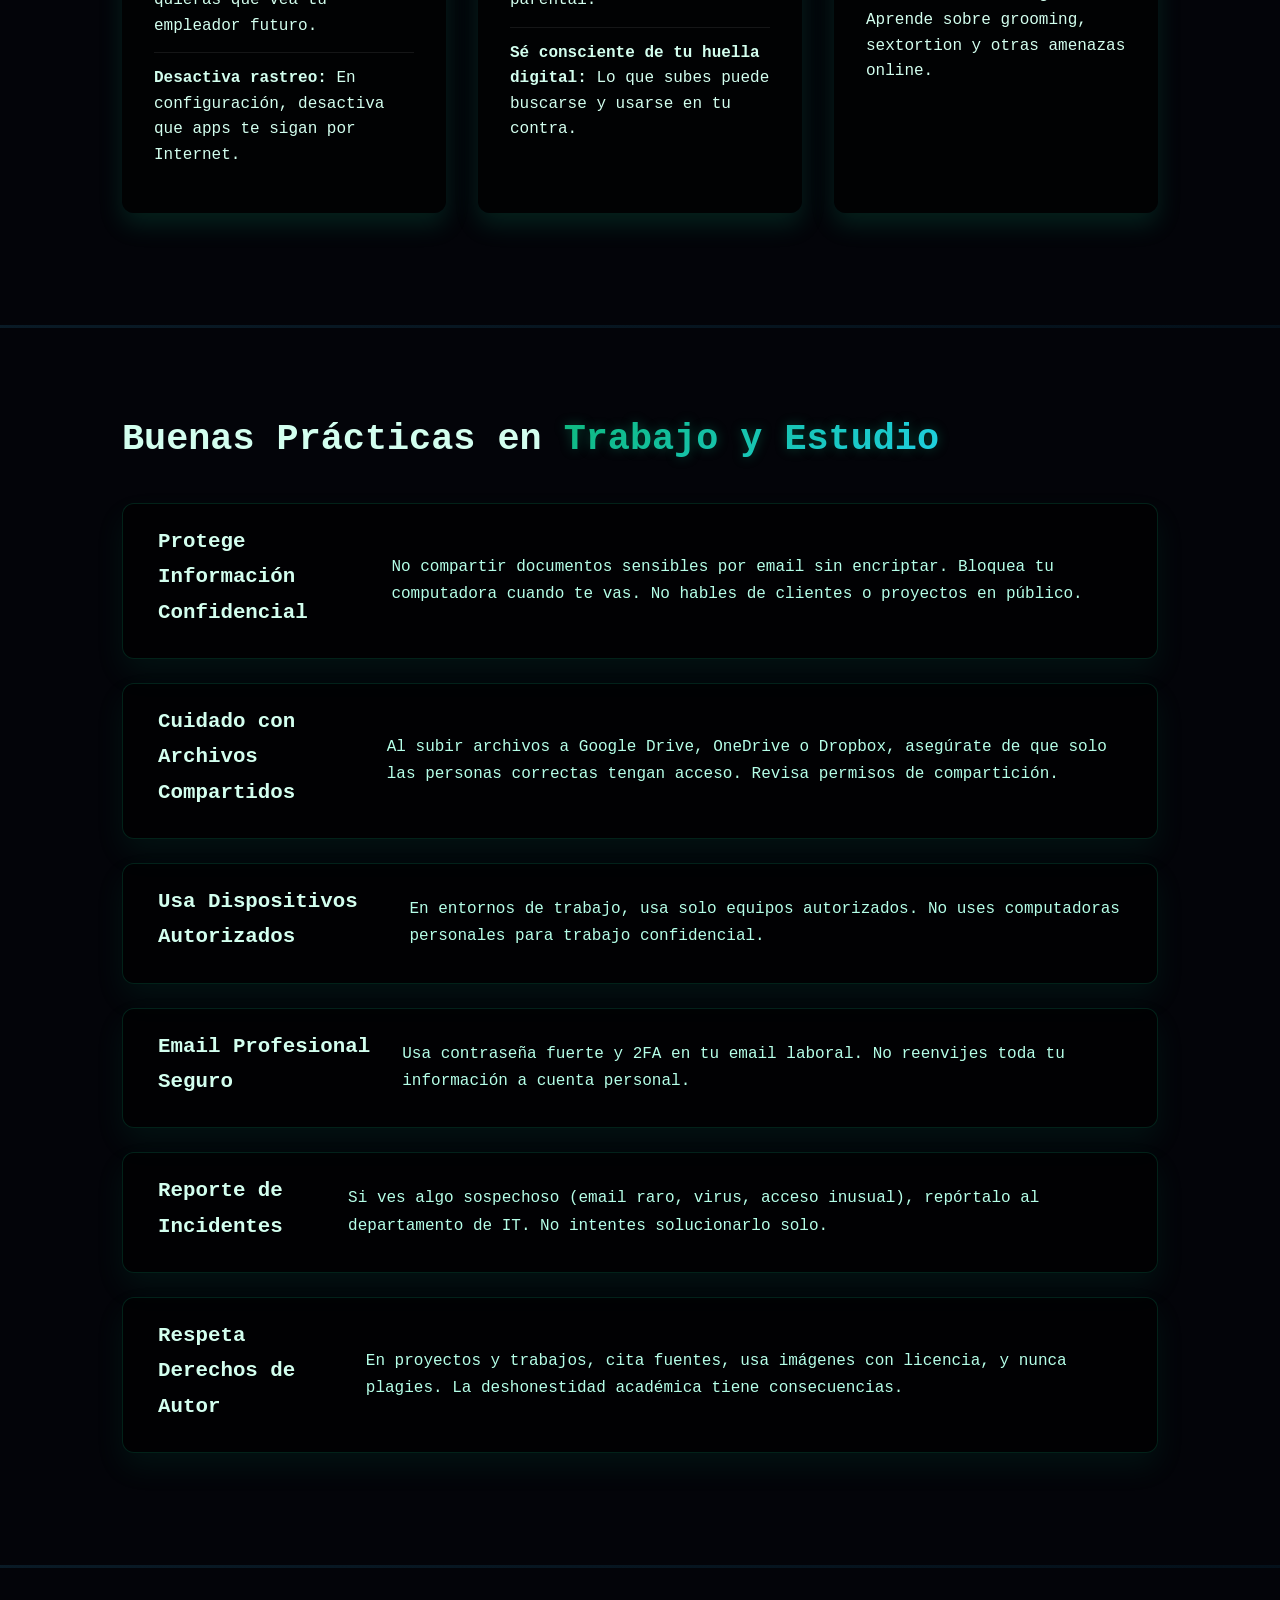
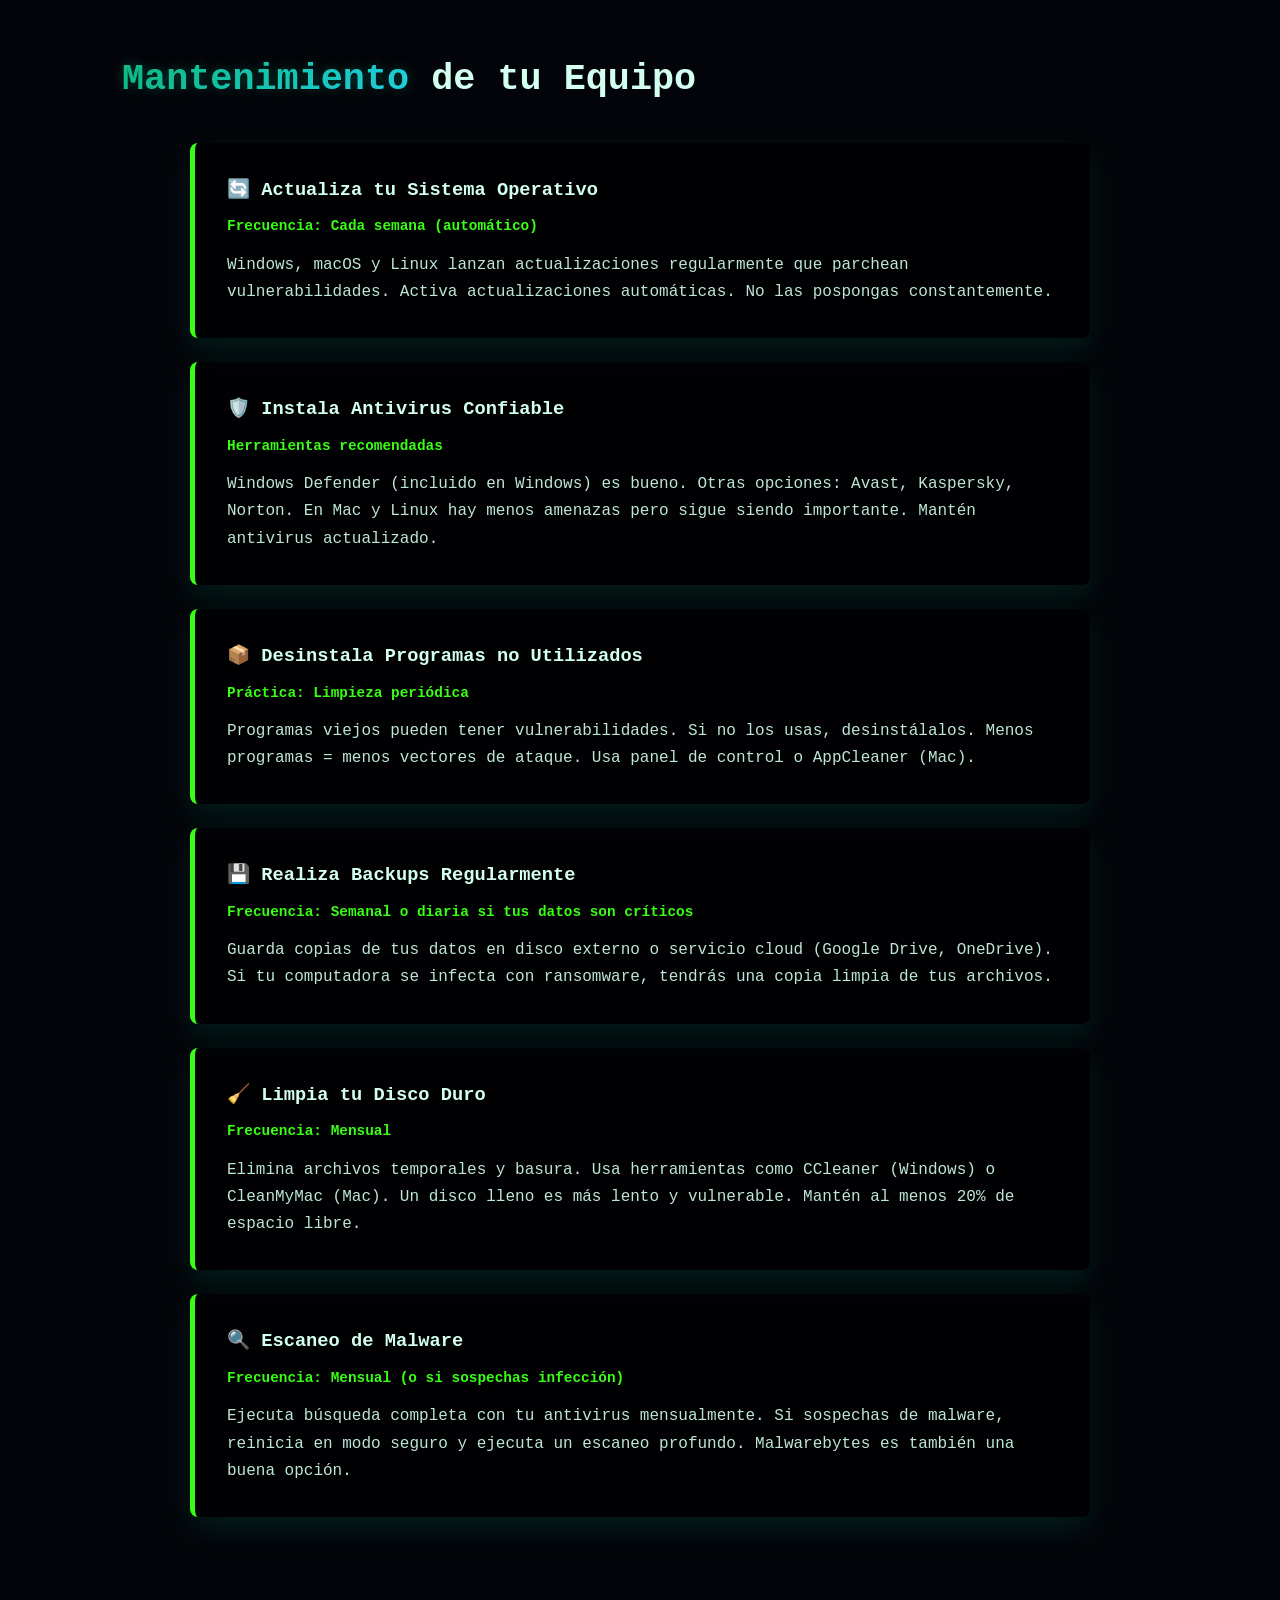
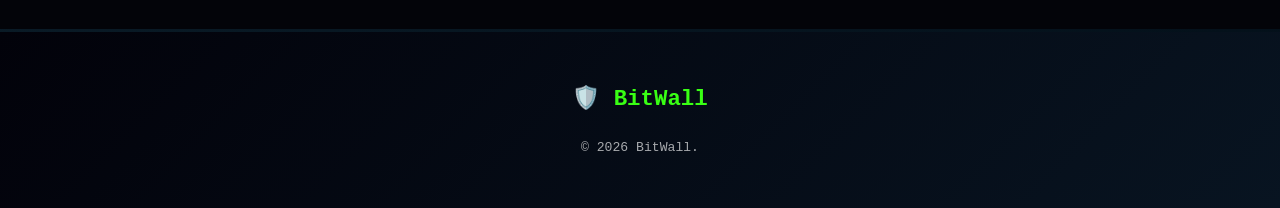
<file: practicas.html>
<!DOCTYPE html>
<html lang="es">
<head>
  <meta charset="UTF-8" />
  <meta name="viewport" content="width=device-width, initial-scale=1.0" />
  <title>Buenas Prácticas</title>
  <link href="https://fonts.googleapis.com/css2?family=Poppins:wght@400;600;700;800&family=Nunito:wght@400;500;600;700&display=swap" rel="stylesheet" />
  <link rel="stylesheet" href="styles.css" />
</head>

<body>

  <!-- NAVBAR -->
  <nav>
    <a href="index.html" class="nav-logo">🛡️ <span>BitWall</span></a>
    <button class="nav-toggle" onclick="toggleMenu()">☰</button>
    <ul class="nav-links" id="navMenu">
      <li><a href="index.html">Inicio</a></li>
      <li><a href="seguridad.html">Seguridad</a></li>
      <li><a href="etica.html">Ética Digital</a></li>
      <li><a href="practicas.html" class="active">Buenas Prácticas</a></li>
      <li><a href="caso.html">Caso Real</a></li>
      <li><a href="multimedia.html">Multimedia</a></li>
      <li><a href="contacto.html">Contacto</a></li>
    </ul>
  </nav>

  <!-- HERO SECTION -->
  <header class="hero">
    <div class="hero-content">
      <span class="hero-badge"> BUENAS PRÁCTICAS DIGITALES</span>
      <h1>Desarrolla <em>Hábitos Seguros</em><br>y Responsables</h1>
      <p class="hero-sub">
        Aprende las mejores prácticas para mantener tu información segura,
        actuar de forma responsable y convivir respetuosamente en internet.
      </p>
    </div>
  </header>

  <hr class="divisor" />

  <!-- SECCIÓN 1: QUÉ SON LAS BUENAS PRÁCTICAS -->
  <section id="que-son">
    <span class="etiqueta">Fundamentos</span>

      <div class="cards-info">
        <div class="card-concepto">
          <h4>🔐 Seguridad Personal</h4>
          <p>Protege tus datos y dispositivos de ataques y robo.</p>
        </div>
        <div class="card-concepto">
          <h4>Convivencia Online</h4>
          <p>Interacción respetuosa y responsable con otros usuarios.</p>
        </div>
        <div class="card-concepto">
          <h4> Productividad Sana</h4>
          <p>Uso equilibrado de la tecnología sin afectar tu salud mental.</p>
        </div>
      </div>
    </div>
  </section>

  <hr class="divisor" />

  <!-- SECCIÓN 2: BUENAS PRÁCTICAS DE CONTRASEÑAS -->
  <section id="contrasenas">
    <h2 class="titulo-seccion">Buenas Prácticas de <span>Contraseñas</span></h2>

    <div class="amenazas-grid">
      <div class="amenaza-card">
        <span class="amenaza-icono"></span>
        <h3>Contraseñas Fuertes</h3>
        <p>Usa mínimo 12 caracteres con mayúsculas, minúsculas, números y símbolos.
           Ejemplo: "Gato$2024Seguro!" es mucho mejor que "gato123".</p>
      </div>

      <div class="amenaza-card">
        <span class="amenaza-icono"></span>
        <h3>Evita Información Personal</h3>
        <p>No uses fechas de nacimiento, nombres, números de teléfono
           ni información fácil de adivinar en tus contraseñas.</p>
      </div>

      <div class="amenaza-card">
        <span class="amenaza-icono"></span>
        <h3>Una Contraseña por Cuenta</h3>
        <p>Usa contraseñas distintas para cada cuenta importante (email, banco, redes).
           Si una se compromete, las otras permanecen protegidas.</p>
      </div>

      <div class="amenaza-card">
        <span class="amenaza-icono"></span>
        <h3>Cambios Periódicos</h3>
        <p>Cambia contraseñas cada 3-6 meses, especialmente en cuentas sensibles
           como email, banca online o redes sociales.</p>
      </div>

      <div class="amenaza-card">
        <span class="amenaza-icono"></span>
        <h3>Gestor de Contraseñas</h3>
        <p>Usa aplicaciones como LastPass, Bitwarden o 1Password
           para guardar y generar contraseñas seguras de forma automática.</p>
      </div>

      <div class="amenaza-card">
        <span class="amenaza-icono"></span>
        <h3>Autenticación de Dos Factores (2FA)</h3>
        <p>Activa 2FA en cuentas importantes. Requiere un segundo paso de verificación
           (código SMS, app authenticator) además de la contraseña.</p>
      </div>
    </div>
  </section>

  <hr class="divisor" />

  <!-- SECCIÓN 3: NAVEGACIÓN SEGURA EN INTERNET -->
  <section id="navegacion">
    <h2 class="titulo-seccion">Navegación Segura en <span>Internet</span></h2>

    <div class="ataques-lista">
      <div class="ataque-item">
        <h3>Verifica URLs Antes de Hacer Clic</h3>
        <p class="ataque-tipo">Práctica: Prevención de phishing</p>
        <p class="ataque-desc">
          Antes de hacer clic en un enlace, pasa el mouse sobre él para ver la URL real.
          Busca errores de ortografía en dominio (amaz0n vs amazon). Si algo parece sospechoso, no hagas clic.
        </p>
      </div>

      <div class="ataque-item">
        <h3> Desconfía de Emails Sospechosos</h3>
        <p class="ataque-tipo">Práctica: Email seguro</p>
        <p class="ataque-desc">
          Los bancos NUNCA te piden datos por email. Si recibes un email afirmando ser de tu banco
          pidiendo contraseña o tarjeta, es un phishing. Dirígete directamente al sitio oficial en lugar
          de hacer clic en enlaces del email.
        </p>
      </div>

      <div class="ataque-item">
        <h3> Usa Solo HTTPS en Sitios Sensibles</h3>
        <p class="ataque-tipo">Práctica: Conexión encriptada</p>
        <p class="ataque-desc">
          Busca el candado 🔒 y "https://" en la barra de direcciones para sitios de banca, compras
          o cualquier sitio donde introduzcas contraseñas. HTTP sin la "s" es inseguro.
        </p>
      </div>

      <div class="ataque-item">
        <h3> Actualiza Navegador y Complementos</h3>
        <p class="ataque-tipo">Práctica: Mantenimiento de seguridad</p>
        <p class="ataque-desc">
          Mantén tu navegador (Chrome, Firefox, Safari) actualizado. Las actualizaciones incluyen
          parches de seguridad que cierran vulnerabilidades. Lo mismo aplica para extensiones y plugins.
        </p>
      </div>

      <div class="ataque-item">
        <h3> Ten Cuidado con Descargas</h3>
        <p class="ataque-tipo">Práctica: Descarga segura</p>
        <p class="ataque-desc">
          Descarga solo de sitios oficiales. Los sitios "gratis" a menudo contienen malware.
          Si un archivo parece sospechoso (.exe, .bat), analízalo con antivirus antes de abrirlo.
        </p>
      </div>

      <div class="ataque-item">
        <h3> WiFi Público: Mejor Evitar Datos Sensibles</h3>
        <p class="ataque-tipo">Práctica: Seguridad en movilidad</p>
        <p class="ataque-desc">
          En WiFi público, otros pueden interceptar tus datos. Evita hacer transacciones bancarias
          o acceder a cuentas sensibles. Si debe hacerlo, usa VPN para encriptar tu tráfico.
        </p>
      </div>
    </div>
  </section>

  <hr class="divisor" />

  <!-- SECCIÓN 4: REDES SOCIALES Y PRIVACIDAD -->
  <section id="redes-sociales">
    <h2 class="titulo-seccion">Buenas Prácticas en <span>Redes Sociales</span></h2>

    <div class="proteccion-container">
      <!-- Privacidad -->
      <div class="proteccion-bloque">
        <h3>🔒 Privacidad y Control de Datos</h3>
        <ul class="proteccion-lista">
          <li>
            <strong>Configura privacidad al máximo:</strong> Solo amigos pueden ver tus posts.
          </li>
          <li>
            <strong>Limita información personal:</strong> No publiques número de teléfono, dirección, horarios.
          </li>
          <li>
            <strong>Cuidado con geolocalizaciones:</strong> Desactiva ubicación en tiempo real. Los acosadores pueden rastrearte.
          </li>
          <li>
            <strong>Revisa etiquetas:</strong> No dejes que otros te etiqueten en fotos sin control.
          </li>
          <li>
            <strong>Limpia historiales:</strong> Elimina posts antiguos que no quieras que vea tu empleador futuro.
          </li>
          <li>
            <strong>Desactiva rastreo:</strong> En configuración, desactiva que apps te sigan por Internet.
          </li>
        </ul>
      </div>

      <!-- Interacciones -->
      <div class="proteccion-bloque">
        <h3>💬 Interacción Responsable</h3>
        <ul class="proteccion-lista">
          <li>
            <strong>No al ciberacoso:</strong> No insultes, amenaces o acoces a otros usuarios.
          </li>
          <li>
            <strong>Verifica antes de compartir:</strong> No propagues fake news ni contenido sin contrastar.
          </li>
          <li>
            <strong>Respeta opiniones diferentes:</strong> Puedes debatir sin ser violento.
          </li>
          <li>
            <strong>No doxxing:</strong> Nunca compartas datos personales de otros (email, dirección, teléfono).
          </li>
          <li>
            <strong>Cuidado con exponer a menores:</strong> No publiques fotos de niños sin consentimiento parental.
          </li>
          <li>
            <strong>Sé consciente de tu huella digital:</strong> Lo que subes puede buscarse y usarse en tu contra.
          </li>
        </ul>
      </div>

      <!-- Consideraciones Personales -->
      <div class="proteccion-bloque">
        <h3>⚖️ Bienestar Digital</h3>
        <ul class="proteccion-lista">
          <li>
            <strong>Establece límites de tiempo:</strong> No pases más de 2-3 horas seguidas en redes.
          </li>
          <li>
            <strong>Desactiva notificaciones constantes:</strong> Si recibas notificaciones todo el tiempo, desactívalas.
          </li>
          <li>
            <strong>Evita comparaciones constantes:</strong> Recuerda que en redes vemos solo la vida "perfecta" de otros.
          </li>
          <li>
            <strong>Cuidado con FOMO:</strong> El miedo a perderse (FOMO) puede llevar a adicción digital.
          </li>
          <li>
            <strong>Actividad física:</strong> Alterna tiempo en redes con ejercicio y vida offline.
          </li>
          <li>
            <strong>Educate sobre riesgos:</strong> Aprende sobre grooming, sextortion y otras amenazas online.
          </li>
        </ul>
      </div>
    </div>
  </section>

  <hr class="divisor" />

  <!-- SECCIÓN 5: BUENAS PRÁCTICAS EN EL TRABAJO O ESTUDIO -->
  <section id="trabajo-estudio">
    <h2 class="titulo-seccion">Buenas Prácticas en <span>Trabajo y Estudio</span></h2>

    <div class="amenazas-grid">
      <div class="amenaza-card">
        <span class="amenaza-icono"></span>
        <h3>Protege Información Confidencial</h3>
        <p>No compartir documentos sensibles por email sin encriptar.
           Bloquea tu computadora cuando te vas. No hables de clientes o proyectos en público.</p>
      </div>

      <div class="amenaza-card">
        <span class="amenaza-icono"></span>
        <h3>Cuidado con Archivos Compartidos</h3>
        <p>Al subir archivos a Google Drive, OneDrive o Dropbox, asegúrate de que
           solo las personas correctas tengan acceso. Revisa permisos de compartición.</p>
      </div>

      <div class="amenaza-card">
        <span class="amenaza-icono"></span>
        <h3>Usa Dispositivos Autorizados</h3>
        <p>En entornos de trabajo, usa solo equipos autorizados.
           No uses computadoras personales para trabajo confidencial.</p>
      </div>

      <div class="amenaza-card">
        <span class="amenaza-icono"></span>
        <h3>Email Profesional Seguro</h3>
        <p>Usa contraseña fuerte y 2FA en tu email laboral.
           No reenvijes toda tu información a cuenta personal.</p>
      </div>

      <div class="amenaza-card">
        <span class="amenaza-icono"></span>
        <h3>Reporte de Incidentes</h3>
        <p>Si ves algo sospechoso (email raro, virus, acceso inusual),
           repórtalo al departamento de IT. No intentes solucionarlo solo.</p>
      </div>

      <div class="amenaza-card">
        <span class="amenaza-icono"></span>
        <h3>Respeta Derechos de Autor</h3>
        <p>En proyectos y trabajos, cita fuentes, usa imágenes con licencia,
           y nunca plagies. La deshonestidad académica tiene consecuencias.</p>
      </div>
    </div>
  </section>

  <hr class="divisor" />

  <!-- SECCIÓN 6: MANTENIMIENTO DEL DISPOSITIVO -->
  <section id="mantenimiento">
    <h2 class="titulo-seccion"><span>Mantenimiento</span> de tu Equipo</h2>

    <div class="ataques-lista">
      <div class="ataque-item">
        <h3>🔄 Actualiza tu Sistema Operativo</h3>
        <p class="ataque-tipo">Frecuencia: Cada semana (automático)</p>
        <p class="ataque-desc">
          Windows, macOS y Linux lanzan actualizaciones regularmente que parchean vulnerabilidades.
          Activa actualizaciones automáticas. No las pospongas constantemente.
        </p>
      </div>

      <div class="ataque-item">
        <h3>🛡️ Instala Antivirus Confiable</h3>
        <p class="ataque-tipo">Herramientas recomendadas</p>
        <p class="ataque-desc">
          Windows Defender (incluido en Windows) es bueno. Otras opciones: Avast, Kaspersky, Norton.
          En Mac y Linux hay menos amenazas pero sigue siendo importante. Mantén antivirus actualizado.
        </p>
      </div>

      <div class="ataque-item">
        <h3>📦 Desinstala Programas no Utilizados</h3>
        <p class="ataque-tipo">Práctica: Limpieza periódica</p>
        <p class="ataque-desc">
          Programas viejos pueden tener vulnerabilidades. Si no los usas, desinstálalos.
          Menos programas = menos vectores de ataque. Usa panel de control o AppCleaner (Mac).
        </p>
      </div>

      <div class="ataque-item">
        <h3>💾 Realiza Backups Regularmente</h3>
        <p class="ataque-tipo">Frecuencia: Semanal o diaria si tus datos son críticos</p>
        <p class="ataque-desc">
          Guarda copias de tus datos en disco externo o servicio cloud (Google Drive, OneDrive).
          Si tu computadora se infecta con ransomware, tendrás una copia limpia de tus archivos.
        </p>
      </div>

      <div class="ataque-item">
        <h3>🧹 Limpia tu Disco Duro</h3>
        <p class="ataque-tipo">Frecuencia: Mensual</p>
        <p class="ataque-desc">
          Elimina archivos temporales y basura. Usa herramientas como CCleaner (Windows) o CleanMyMac (Mac).
          Un disco lleno es más lento y vulnerable. Mantén al menos 20% de espacio libre.
        </p>
      </div>

      <div class="ataque-item">
        <h3>🔍 Escaneo de Malware</h3>
        <p class="ataque-tipo">Frecuencia: Mensual (o si sospechas infección)</p>
        <p class="ataque-desc">
          Ejecuta búsqueda completa con tu antivirus mensualmente. Si sospechas de malware,
          reinicia en modo seguro y ejecuta un escaneo profundo. Malwarebytes es también una buena opción.
        </p>
      </div>
    </div>
  </section>

  <hr class="divisor" />

  <!-- FOOTER -->
  <footer>
    <p class="footer-logo">🛡️ <span>BitWall</span></p>
    
    <p class="footer-copy">
       &copy; 2026 BitWall. 
    </p>
  </footer>

  <script>
    function toggleMenu() {
      document.getElementById('navMenu').classList.toggle('abierto');
    }
    document.querySelectorAll('.nav-links a').forEach(function(link) {
      link.addEventListener('click', function() {
        document.getElementById('navMenu').classList.remove('abierto');
      });
    });
  </script>
</body>

</html>
</file>
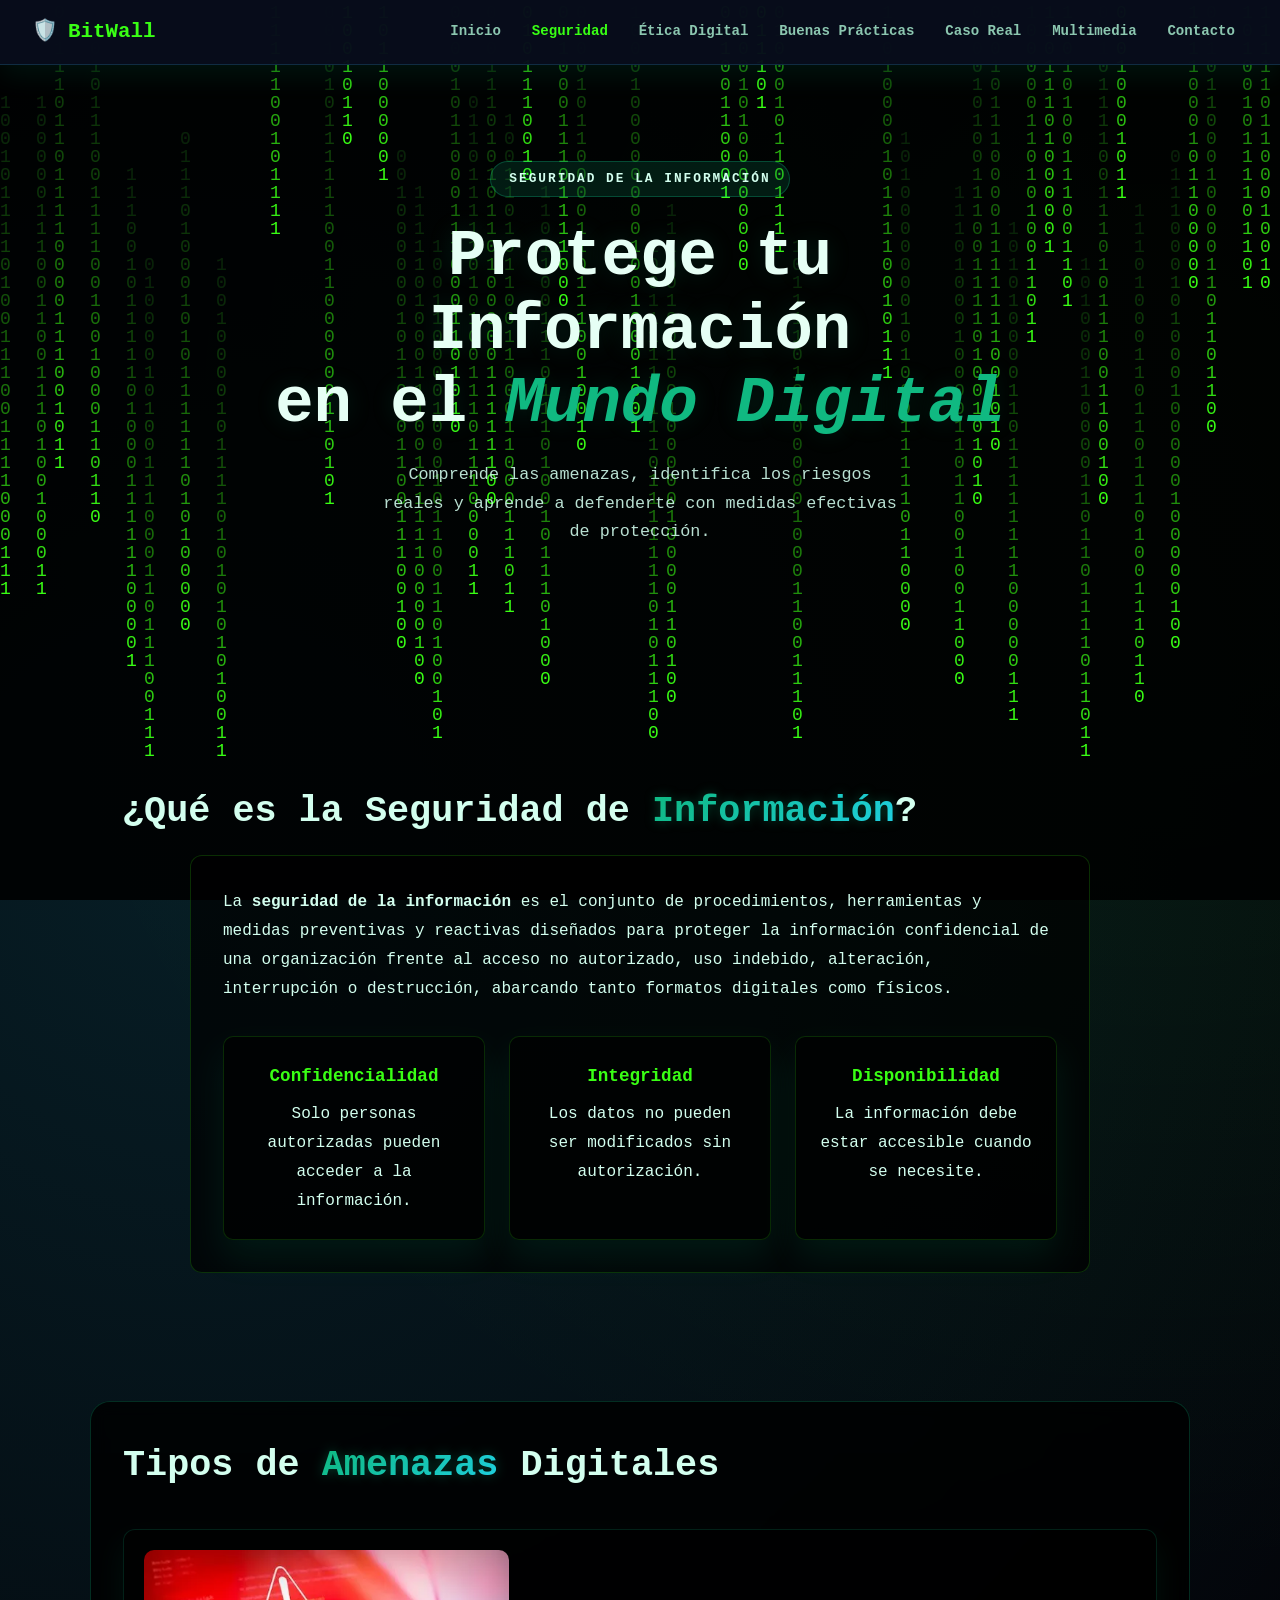
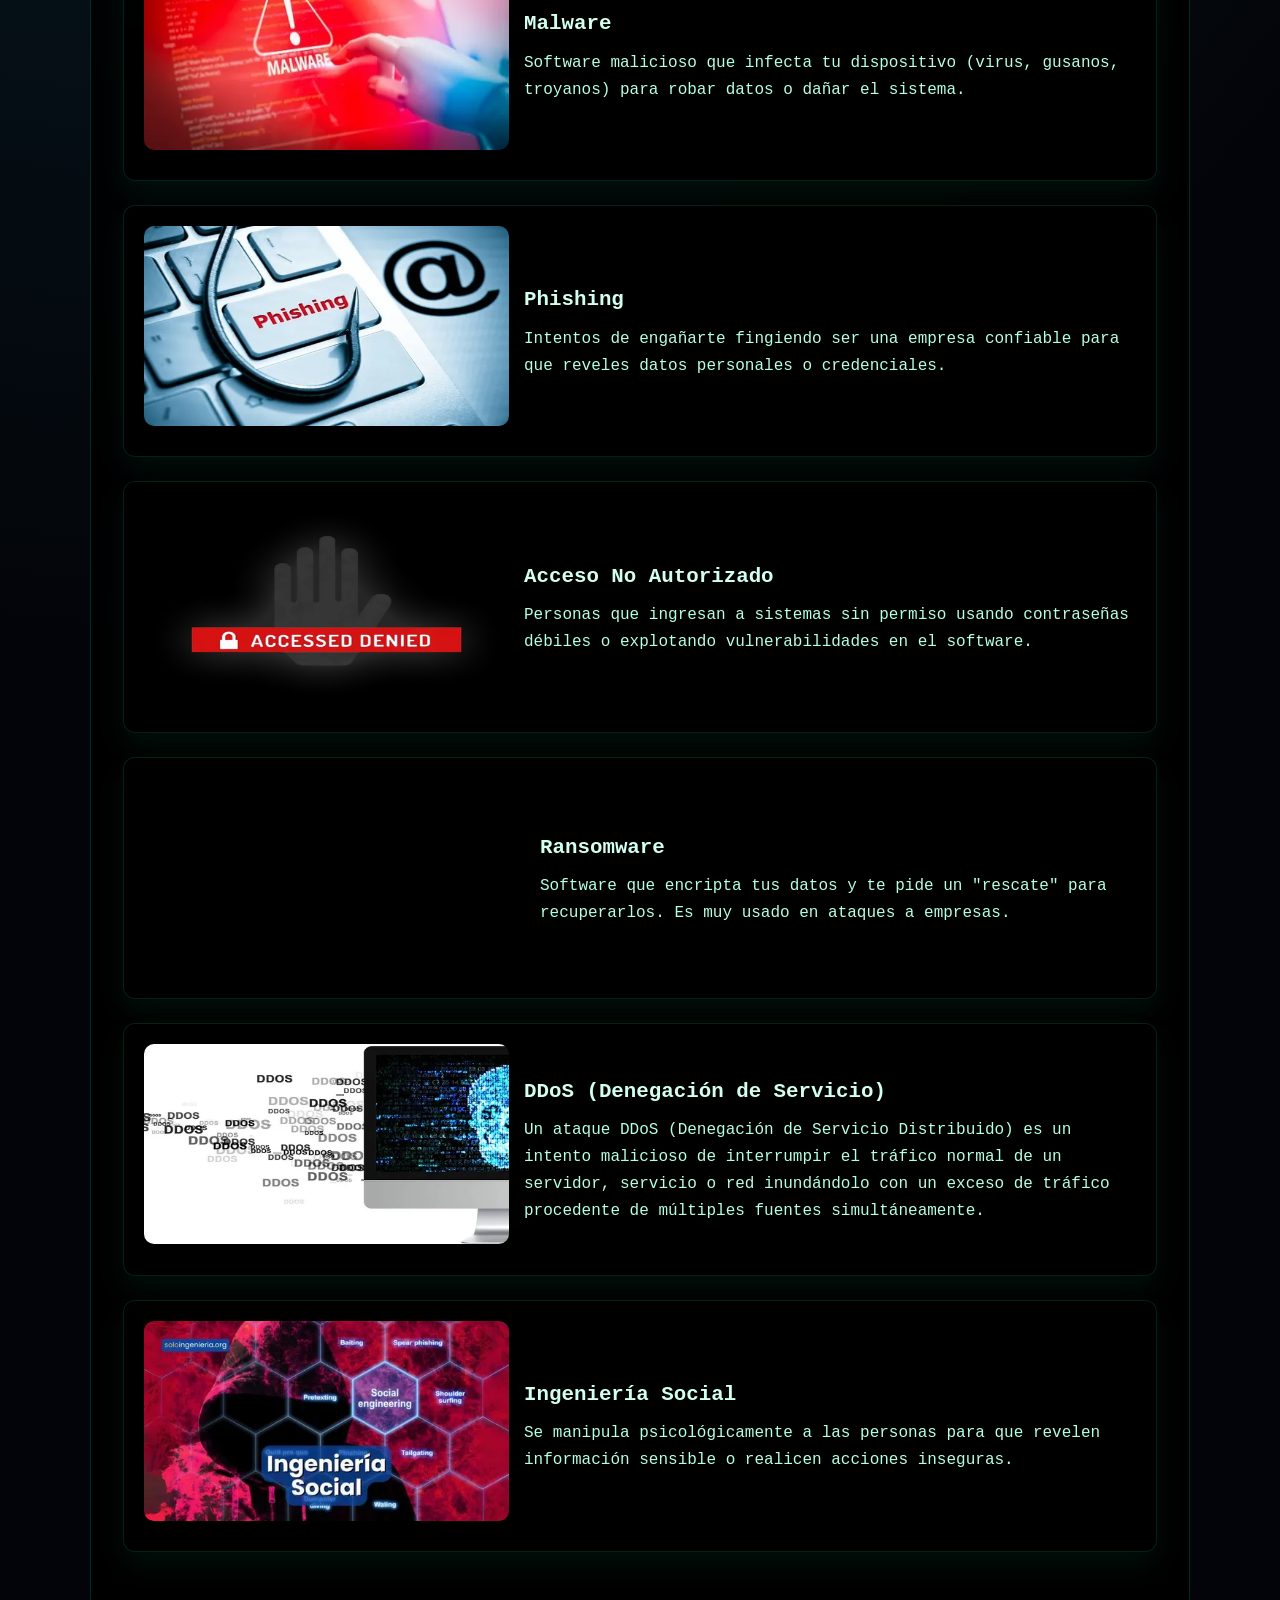
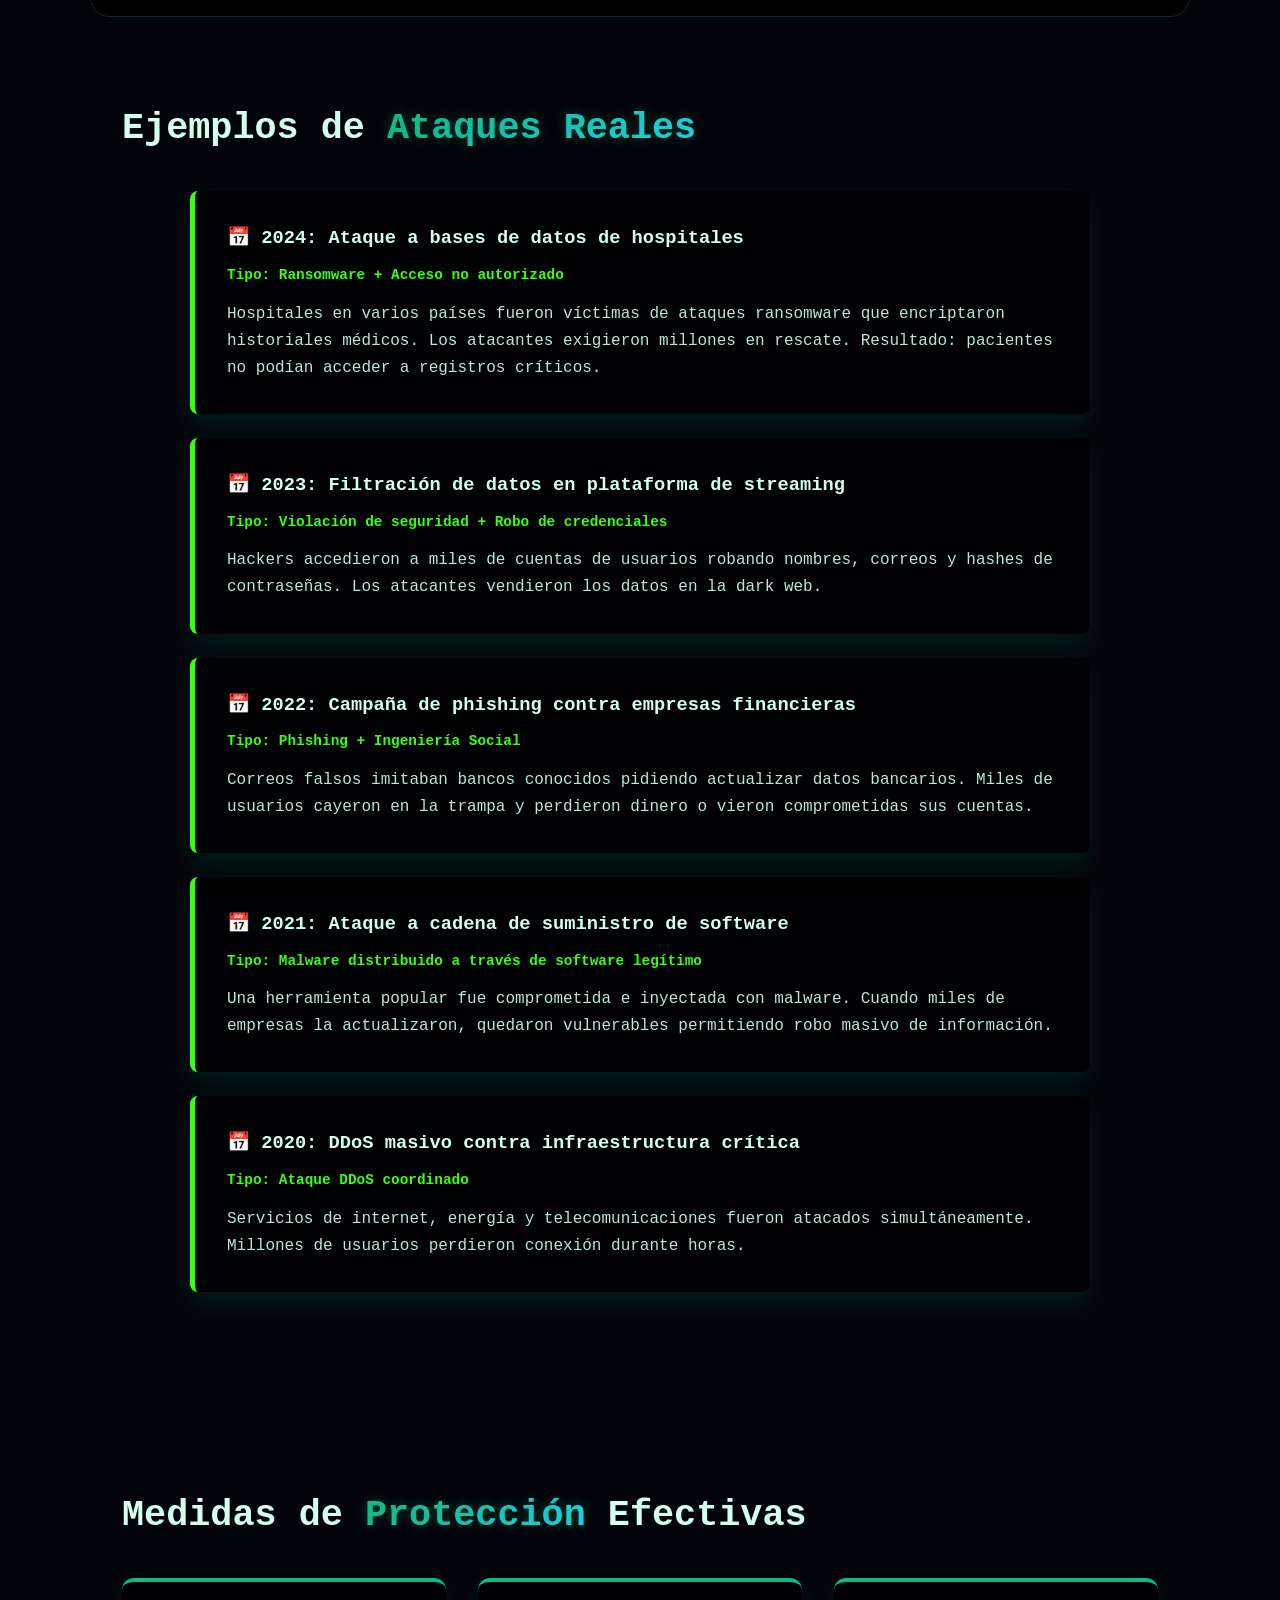
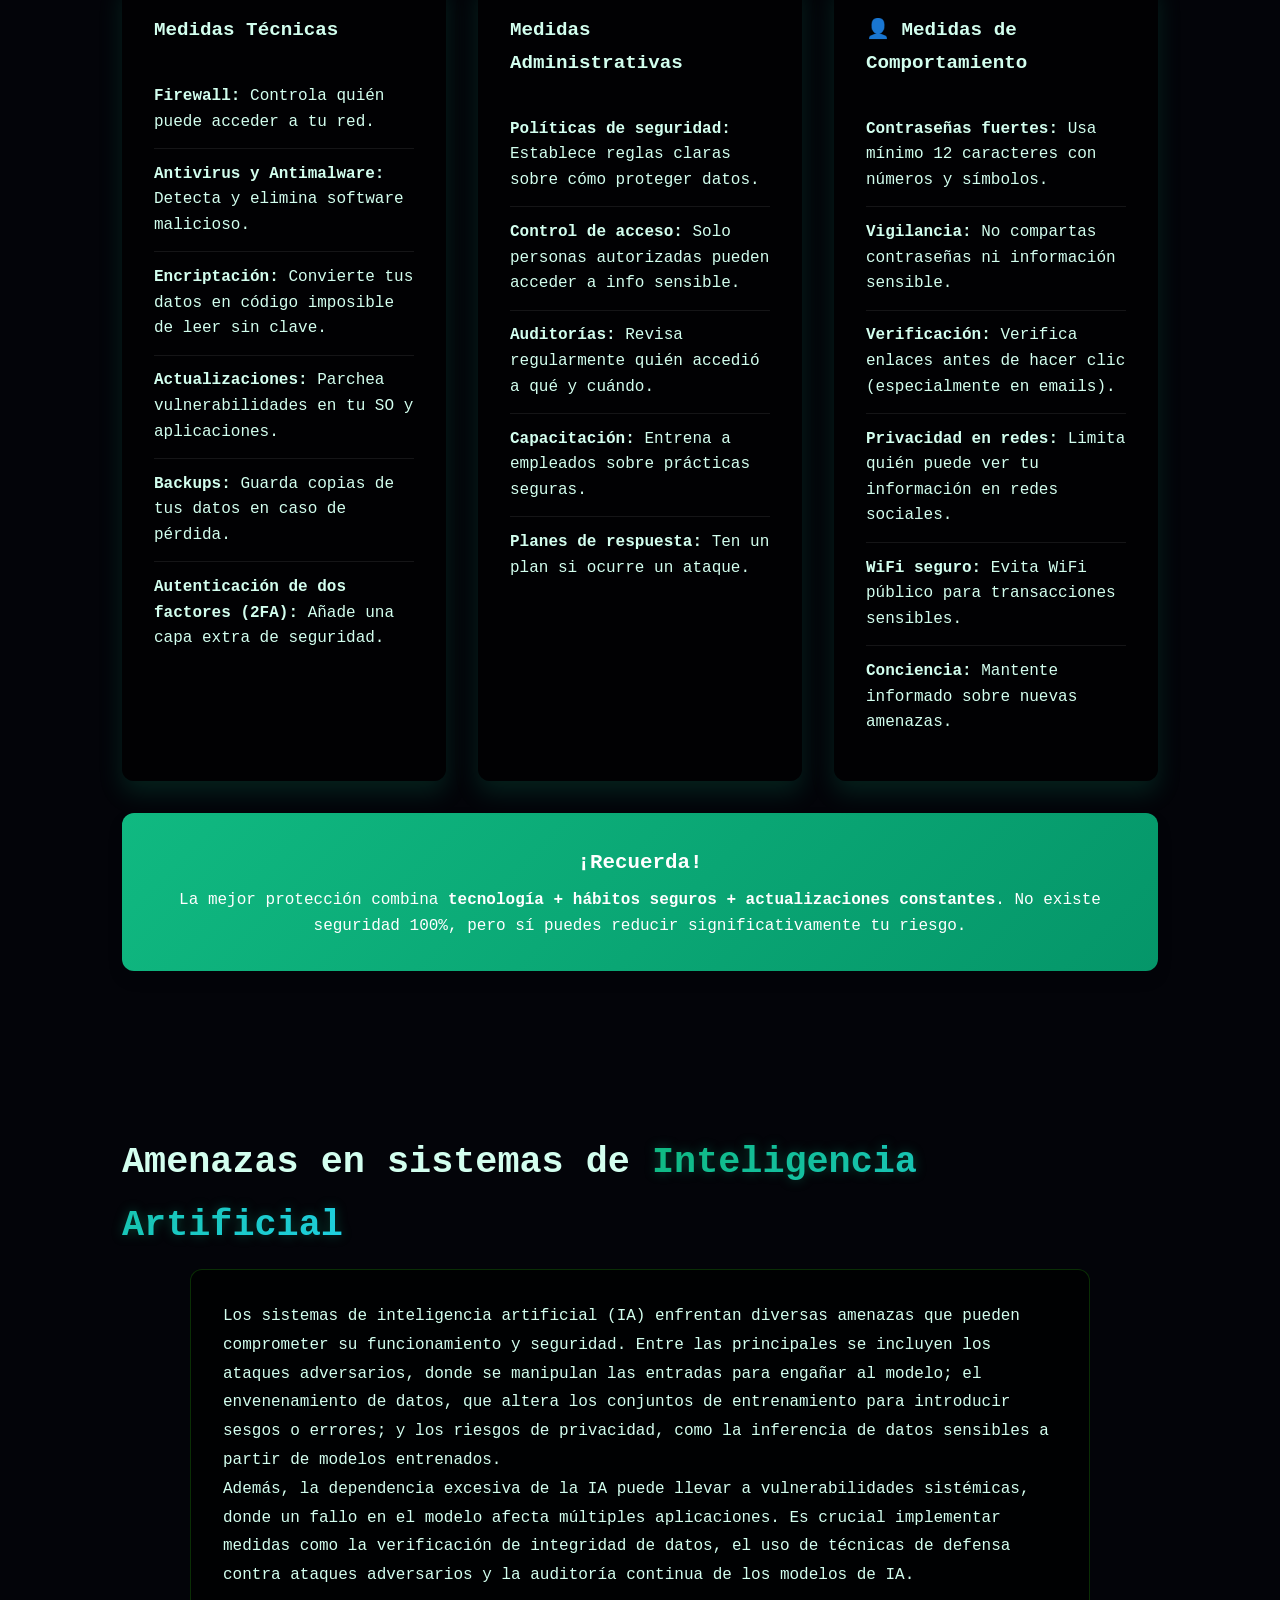
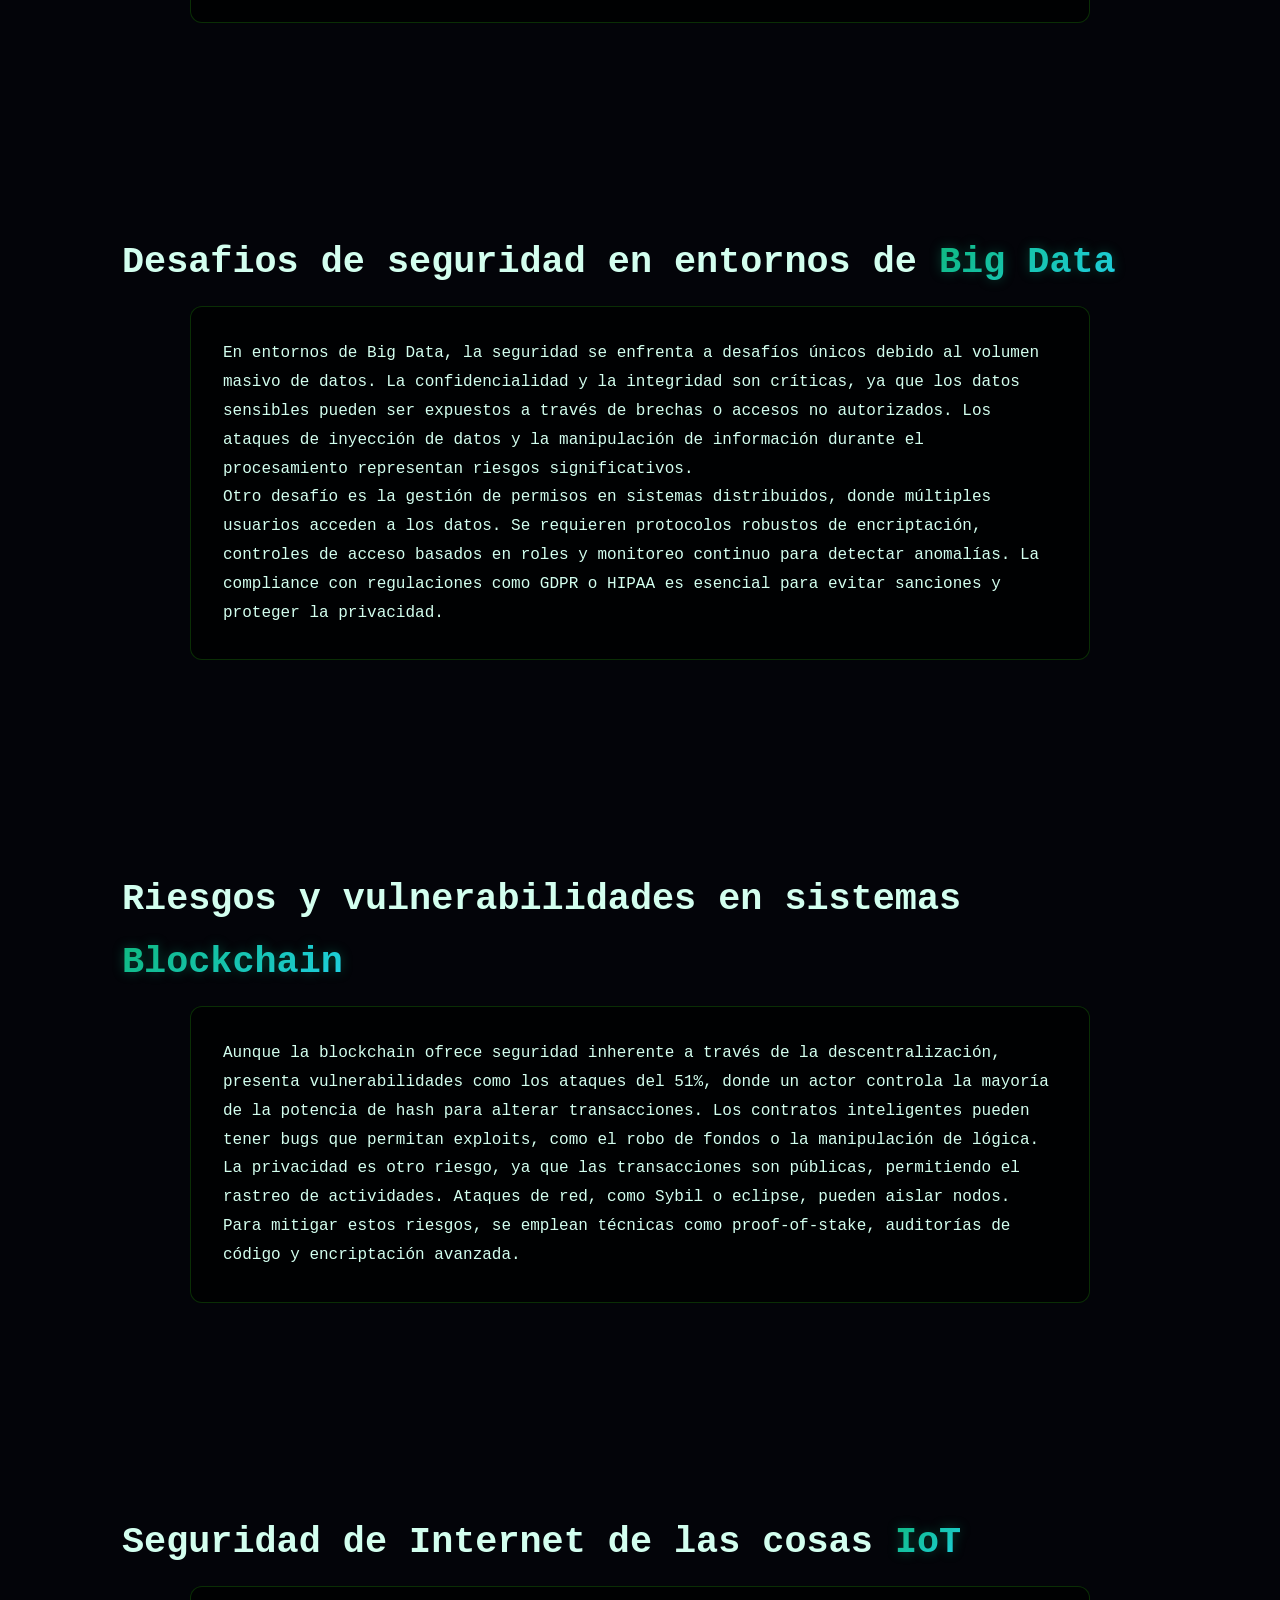
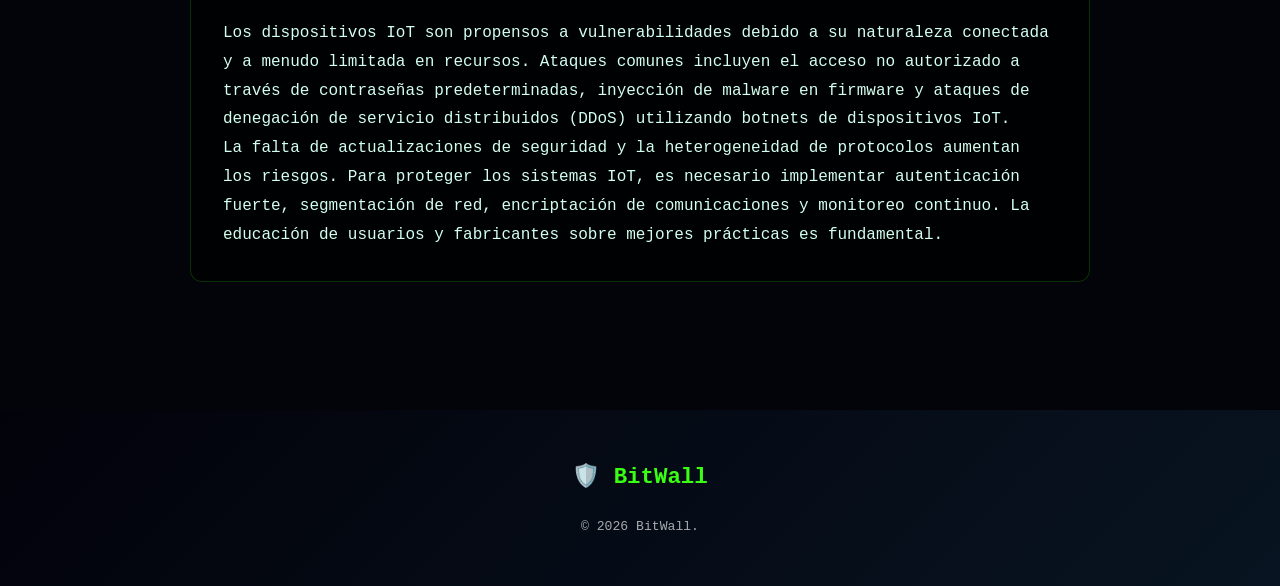
<file: seguridad.html>
<!DOCTYPE html>
<html lang="es">
<head>
  <meta charset="UTF-8" />
  <meta name="viewport" content="width=device-width, initial-scale=1.0" />
  <title>Seguridad de la Información</title>
  <link href="https://fonts.googleapis.com/css2?family=Poppins:wght@400;600;700;800&family=Nunito:wght@400;500;600;700&display=swap" rel="stylesheet" />
  <link rel="stylesheet" href="styles.css" />
</head>

<body class="seguridad-page">
  <canvas id="matrix"></canvas>

  <!-- NAVBAR -->
  <nav>
    <a href="index.html" class="nav-logo">🛡️ <span>BitWall</span></a>
    <button class="nav-toggle" onclick="toggleMenu()">☰</button>
    <ul class="nav-links" id="navMenu">
      <li><a href="index.html">Inicio</a></li>
      <li><a href="seguridad.html" class="active">Seguridad</a></li>
      <li><a href="etica.html">Ética Digital</a></li>
      <li><a href="practicas.html">Buenas Prácticas</a></li>
      <li><a href="caso.html">Caso Real</a></li>
      <li><a href="multimedia.html">Multimedia</a></li>
      <li><a href="contacto.html">Contacto</a></li>
    </ul>
  </nav>

  <!-- HERO SECTION -->
  <header class="hero">
    <div class="hero-content">
      <span class="hero-badge"> SEGURIDAD DE LA INFORMACIÓN</span>
      <h1>Protege tu Información<br>en el <em>Mundo Digital</em></h1>
      <p class="hero-sub">
        Comprende las amenazas, identifica los riesgos reales
        y aprende a defenderte con medidas efectivas de protección.
      </p>
    </div>
  </header>


  <!-- SECCIÓN 1: QUÉ ES LA SEGURIDAD DE INFORMACIÓN -->
  <section id="que-es">
    <h2 class="titulo-seccion">¿Qué es la Seguridad de <span>Información</span>?</h2>

    <div class="contenido-seccion">
      <p>
        La <strong>seguridad de la información</strong> es el conjunto de procedimientos, herramientas y medidas preventivas y reactivas diseñados para proteger la información confidencial de una organización frente al acceso no autorizado, uso indebido, alteración, interrupción o destrucción, abarcando tanto formatos digitales como físicos.
      </p>

      <div class="cards-info">
        <div class="card-concepto">
          <h4> Confidencialidad</h4>
          <p>Solo personas autorizadas pueden acceder a la información.</p>
        </div>
        <div class="card-concepto">
          <h4> Integridad</h4>
          <p>Los datos no pueden ser modificados sin autorización.</p>
        </div>
        <div class="card-concepto">
          <h4> Disponibilidad</h4>
          <p>La información debe estar accesible cuando se necesite.</p>
        </div>
      </div>
    </div>
  </section>

  <hr class="divisor" />

  <!-- SECCIÓN 2: TIPOS DE AMENAZAS -->
  <section id="amenazas" class="section-fondo">
    <h2 class="titulo-seccion">Tipos de <span>Amenazas</span> Digitales</h2>

    <div class="amenazas-grid">
      <div class="amenaza-card">
        <div> 
          <img src="Imagenes_TICS/malware-download-540x270.webp" alt="Icono de Malware" class="amenaza-img" /></div>

        <div>
          <h3>Malware</h3>
        <p>Software malicioso que infecta tu dispositivo (virus, gusanos, troyanos) para robar datos o dañar el sistema.</p>
      </div>
      </div>

      <div class="amenaza-card">
        <div>
          <img src="Imagenes_TICS/360_F_65570619_n8bfOMcESUNOCSFxCoAxxZnm3vExaXMD.webp" alt="Icono de Phishing" class="amenaza-img" /></div>
        <div>
          <h3>Phishing</h3>
        <p>Intentos de engañarte fingiendo ser una empresa confiable para que
           reveles datos personales o credenciales.</p>
          </div>
      </div>

      <div class="amenaza-card">
        <div>
          <img src="Imagenes_TICS/access_denied.webp" alt="Icono de Acceso No Autorizado" class="amenaza-img" />
        </div>
          <div>
        <h3>Acceso No Autorizado</h3>
        <p>Personas que ingresan a sistemas sin permiso usando contraseñas débiles
           o explotando vulnerabilidades en el software.</p>
          </div>
      </div>

      <div class="amenaza-card">
      <div class="video-interactivo">
        <video autoplay muted loop playsinline src="Videos_TICS/istockphoto-1269930110-640_adpp_is.mp4"></video>
      </div>

        <div>
          <h3>Ransomware</h3>
        <p>Software que encripta tus datos y te pide un "rescate" para recuperarlos.
           Es muy usado en ataques a empresas.</p></div>
      </div>

      <div class="amenaza-card">
        <div><img src="Imagenes_TICS/64-ddos-saldirilari.webp" alt="Icono de DDoS" class="amenaza-img" /></div>
        <div>
          <h3>DDoS (Denegación de Servicio)</h3>
          <p>Un ataque DDoS (Denegación de Servicio Distribuido) es un intento malicioso de interrumpir el tráfico normal de un servidor, servicio o red inundándolo con un exceso de tráfico procedente de múltiples fuentes simultáneamente.</p>
        </div>
      </div>

      <div class="amenaza-card">
        <div><img src="Imagenes_TICS/ingenieria-social.webp" alt="Icono de Ingeniería Social" class="amenaza-img" /></div>
        <div>
          <h3>Ingeniería Social</h3>
          <p>Se manipula psicológicamente a las personas para que revelen información
             sensible o realicen acciones inseguras.</p>
        </div>
      </div>
    </div>
  </section>

  <hr class="divisor" />

  <!-- SECCIÓN 3: EJEMPLOS DE ATAQUES REALES -->
  <section id="ataques-reales">
    <h2 class="titulo-seccion">Ejemplos de <span>Ataques Reales</span></h2>

    <div class="ataques-lista">
      <div class="ataque-item">
        <h3>📅 2024: Ataque a bases de datos de hospitales</h3>
        <p class="ataque-tipo">Tipo: Ransomware + Acceso no autorizado</p>
        <p class="ataque-desc">
          Hospitales en varios países fueron víctimas de ataques ransomware que
          encriptaron historiales médicos. Los atacantes exigieron millones en
          rescate. Resultado: pacientes no podían acceder a registros críticos.
        </p>
      </div>

      <div class="ataque-item">
        <h3>📅 2023: Filtración de datos en plataforma de streaming</h3>
        <p class="ataque-tipo">Tipo: Violación de seguridad + Robo de credenciales</p>
        <p class="ataque-desc">
          Hackers accedieron a miles de cuentas de usuarios robando nombres,
          correos y hashes de contraseñas. Los atacantes vendieron los datos
          en la dark web.
        </p>
      </div>

      <div class="ataque-item">
        <h3>📅 2022: Campaña de phishing contra empresas financieras</h3>
        <p class="ataque-tipo">Tipo: Phishing + Ingeniería Social</p>
        <p class="ataque-desc">
          Correos falsos imitaban bancos conocidos pidiendo actualizar datos
          bancarios. Miles de usuarios cayeron en la trampa y perdieron dinero
          o vieron comprometidas sus cuentas.
        </p>
      </div>

      <div class="ataque-item">
        <h3>📅 2021: Ataque a cadena de suministro de software</h3>
        <p class="ataque-tipo">Tipo: Malware distribuido a través de software legítimo</p>
        <p class="ataque-desc">
          Una herramienta popular fue comprometida e inyectada con malware.
          Cuando miles de empresas la actualizaron, quedaron vulnerables
          permitiendo robo masivo de información.
        </p>
      </div>

      <div class="ataque-item">
        <h3>📅 2020: DDoS masivo contra infraestructura crítica</h3>
        <p class="ataque-tipo">Tipo: Ataque DDoS coordinado</p>
        <p class="ataque-desc">
          Servicios de internet, energía y telecomunicaciones fueron atacados
          simultáneamente. Millones de usuarios perdieron conexión durante horas.
        </p>
      </div>
    </div>
  </section>

  <hr class="divisor" />

  <!-- SECCIÓN 4: MEDIDAS DE PROTECCIÓN -->
  <section id="medidas-proteccion">
    <h2 class="titulo-seccion">Medidas de <span>Protección</span> Efectivas</h2>

    <div class="proteccion-container">
      <!-- Medidas Técnicas -->
      <div class="proteccion-bloque">
        <h3>Medidas Técnicas</h3>
        <ul class="proteccion-lista">
          <li>
            <strong>Firewall:</strong> Controla quién puede acceder a tu red.
          </li>
          <li>
            <strong>Antivirus y Antimalware:</strong> Detecta y elimina software malicioso.
          </li>
          <li>
            <strong>Encriptación:</strong> Convierte tus datos en código imposible de leer sin clave.
          </li>
          <li>
            <strong>Actualizaciones:</strong> Parchea vulnerabilidades en tu SO y aplicaciones.
          </li>
          <li>
            <strong>Backups:</strong> Guarda copias de tus datos en caso de pérdida.
          </li>
          <li>
            <strong>Autenticación de dos factores (2FA):</strong> Añade una capa extra de seguridad.
          </li>
        </ul>
      </div>

      <!-- Medidas Administrativas -->
      <div class="proteccion-bloque">
        <h3> Medidas Administrativas</h3>
        <ul class="proteccion-lista">
          <li>
            <strong>Políticas de seguridad:</strong> Establece reglas claras sobre cómo proteger datos.
          </li>
          <li>
            <strong>Control de acceso:</strong> Solo personas autorizadas pueden acceder a info sensible.
          </li>
          <li>
            <strong>Auditorías:</strong> Revisa regularmente quién accedió a qué y cuándo.
          </li>
          <li>
            <strong>Capacitación:</strong> Entrena a empleados sobre prácticas seguras.
          </li>
          <li>
            <strong>Planes de respuesta:</strong> Ten un plan si ocurre un ataque.
          </li>
        </ul>
      </div>

      <!-- Medidas de Comportamiento -->
      <div class="proteccion-bloque">
        <h3>👤 Medidas de Comportamiento</h3>
        <ul class="proteccion-lista">
          <li>
            <strong>Contraseñas fuertes:</strong> Usa mínimo 12 caracteres con números y símbolos.
          </li>
          <li>
            <strong>Vigilancia:</strong> No compartas contraseñas ni información sensible.
          </li>
          <li>
            <strong>Verificación:</strong> Verifica enlaces antes de hacer clic (especialmente en emails).
          </li>
          <li>
            <strong>Privacidad en redes:</strong> Limita quién puede ver tu información en redes sociales.
          </li>
          <li>
            <strong>WiFi seguro:</strong> Evita WiFi público para transacciones sensibles.
          </li>
          <li>
            <strong>Conciencia:</strong> Mantente informado sobre nuevas amenazas.
          </li>
        </ul>
      </div>
    </div>

    <!-- CTA -->
    <div class="banner-proteccion">
      <h4>¡Recuerda!</h4>
      <p>La mejor protección combina <strong>tecnología + hábitos seguros + actualizaciones constantes</strong>.
         No existe seguridad 100%, pero sí puedes reducir significativamente tu riesgo.</p>
    </div>
  </section>

  <!-- SECCIÓN 5: AMENAZAS EN SISTEMAS DE INTELIGENCIA ARTIFICIAL -->
  <section id="amenazas-ia">
    <h2 class="titulo-seccion">Amenazas en sistemas de <span>Inteligencia Artificial</span></h2>

    <div class="contenido-seccion">
      <p>
        Los sistemas de inteligencia artificial (IA) enfrentan diversas amenazas que pueden comprometer su funcionamiento y seguridad. Entre las principales se incluyen los ataques adversarios, donde se manipulan las entradas para engañar al modelo; el envenenamiento de datos, que altera los conjuntos de entrenamiento para introducir sesgos o errores; y los riesgos de privacidad, como la inferencia de datos sensibles a partir de modelos entrenados.
      </p>

      <p>
        Además, la dependencia excesiva de la IA puede llevar a vulnerabilidades sistémicas, donde un fallo en el modelo afecta múltiples aplicaciones. Es crucial implementar medidas como la verificación de integridad de datos, el uso de técnicas de defensa contra ataques adversarios y la auditoría continua de los modelos de IA.
      </p>
    </div>
  </section>

  <hr class="divisor" />

  <!-- SECCIÓN 6: DESAFIOS DE SEGURIDAD EN ENTORNOS DE BIG DATA -->
  <section id="desafios-bigdata">
    <h2 class="titulo-seccion">Desafios de seguridad en entornos de <span>Big Data</span></h2>

    <div class="contenido-seccion">
      <p>
        En entornos de Big Data, la seguridad se enfrenta a desafíos únicos debido al volumen masivo de datos. La confidencialidad y la integridad son críticas, ya que los datos sensibles pueden ser expuestos a través de brechas o accesos no autorizados. Los ataques de inyección de datos y la manipulación de información durante el procesamiento representan riesgos significativos.
      </p>

      <p>
        Otro desafío es la gestión de permisos en sistemas distribuidos, donde múltiples usuarios acceden a los datos. Se requieren protocolos robustos de encriptación, controles de acceso basados en roles y monitoreo continuo para detectar anomalías. La compliance con regulaciones como GDPR o HIPAA es esencial para evitar sanciones y proteger la privacidad.
      </p>
    </div>
  </section>

  <hr class="divisor" />

  <!-- SECCIÓN 7: RIESGOS Y VULNERABILIDADES EN SISTEMAS BLOCKCHAIN -->
  <section id="riesgos-blockchain">
    <h2 class="titulo-seccion">Riesgos y vulnerabilidades en sistemas <span>Blockchain</span></h2>

    <div class="contenido-seccion">
      <p>
        Aunque la blockchain ofrece seguridad inherente a través de la descentralización, presenta vulnerabilidades como los ataques del 51%, donde un actor controla la mayoría de la potencia de hash para alterar transacciones. Los contratos inteligentes pueden tener bugs que permitan exploits, como el robo de fondos o la manipulación de lógica.
      </p>

      <p>
        La privacidad es otro riesgo, ya que las transacciones son públicas, permitiendo el rastreo de actividades. Ataques de red, como Sybil o eclipse, pueden aislar nodos. Para mitigar estos riesgos, se emplean técnicas como proof-of-stake, auditorías de código y encriptación avanzada.
      </p>
    </div>
  </section>

  <hr class="divisor" />

  <!-- SECCIÓN 8: SEGURIDAD DE INTERNET DE LAS COSAS IOT -->
  <section id="seguridad-iot">
    <h2 class="titulo-seccion">Seguridad de Internet de las cosas <span>IoT</span></h2>

    <div class="contenido-seccion">
      <p>
        Los dispositivos IoT son propensos a vulnerabilidades debido a su naturaleza conectada y a menudo limitada en recursos. Ataques comunes incluyen el acceso no autorizado a través de contraseñas predeterminadas, inyección de malware en firmware y ataques de denegación de servicio distribuidos (DDoS) utilizando botnets de dispositivos IoT.
      </p>

      <p>
        La falta de actualizaciones de seguridad y la heterogeneidad de protocolos aumentan los riesgos. Para proteger los sistemas IoT, es necesario implementar autenticación fuerte, segmentación de red, encriptación de comunicaciones y monitoreo continuo. La educación de usuarios y fabricantes sobre mejores prácticas es fundamental.
      </p>
    </div>
  </section>

  <hr class="divisor" />

  <!-- FOOTER -->
  <footer>
    <p class="footer-logo">🛡️ <span>BitWall</span></p>
    <ul class="footer-links">
    <p class="footer-copy">
      &copy; 2026 BitWall. 
    </p>
  </footer>

  <script>
    function toggleMenu() {
      document.getElementById('navMenu').classList.toggle('abierto');
    }
    document.querySelectorAll('.nav-links a').forEach(function(link) {
      link.addEventListener('click', function() {
        document.getElementById('navMenu').classList.remove('abierto');
      });
    });
  </script>

  <script>
const canvas = document.getElementById('matrix');
const context = canvas.getContext('2d');
const fontSize = 18;
const bits = '01';
let columns = 0;
let deviceRatio = window.devicePixelRatio || 1;
const rainDrops = [];

const resizeCanvas = () => {
  deviceRatio = window.devicePixelRatio || 1;
  canvas.width = window.innerWidth * deviceRatio;
  canvas.height = window.innerHeight * deviceRatio;
  canvas.style.width = `${window.innerWidth}px`;
  canvas.style.height = `${window.innerHeight}px`;
  context.setTransform(deviceRatio, 0, 0, deviceRatio, 0, 0);
  columns = Math.floor(window.innerWidth / fontSize);
  rainDrops.length = columns;
  for (let i = 0; i < columns; i++) {
    if (rainDrops[i] === undefined) rainDrops[i] = 1;
  }
};

resizeCanvas();
window.addEventListener('resize', resizeCanvas);

const draw = () => {
  context.fillStyle = 'rgba(0, 0, 0, 0.07)';
  context.fillRect(0, 0, window.innerWidth, window.innerHeight);

  for (let i = 0; i < columns; i++) {
    const text = bits.charAt(Math.floor(Math.random() * bits.length));
    const x = i * fontSize;
    const y = rainDrops[i] * fontSize;

    context.fillStyle = '#39ff14';
    context.font = `${fontSize}px Courier New, monospace`;
    context.fillText(text, x, y);

    if (y > window.innerHeight && Math.random() > 0.975) {
      rainDrops[i] = 0;
    }
    rainDrops[i]++;
  }
};

setInterval(draw, 40);
</script>

</body>
</html>
</file>
<file: styles.css>
/* =============================================
   VARIABLES DE COLOR Y FUENTES
   ============================================= */
:root {
  --azul:        #22d3ee;
  --azul-claro:  #38bdf8;
  --morado:      #a855f7;
  --morado-claro:#e879f9;
  --rosa:        #ec4899;
  --cyan:        #06b6d4;
  --fondo:       #030409;
  --blanco:      #0f172a;
  --texto:       #d3ffef;
  --texto-gris:  #8cc7b0;
  --borde:       rgba(56, 189, 248, 0.18);
  --sombra:      rgba(16, 185, 129, 0.25);
  --negro:       #02030a;
  --amarillo:    #39ff14;

  --grad-principal: linear-gradient(135deg, #02020a, #081421);
  --grad-rosa:      linear-gradient(135deg, #0d9488, #22d3ee);
  --grad-cyan:      linear-gradient(135deg, #22d3ee, #0ea5e9);
  --grad-claro:     linear-gradient(135deg, rgba(56, 189, 248, 0.12), rgba(14, 165, 233, 0.08));

  --fuente-titulo: 'Courier New', Courier, monospace;
  --fuente-cuerpo: 'Courier New', Courier, monospace;
  --fuente-letra: 'Courier New', Courier, monospace;
}

/* =============================================
   RESET Y BASE
   ============================================= */
*, *::before, *::after { box-sizing: border-box; margin: 0; padding: 0; }

html { scroll-behavior: smooth; }

body {
  background: radial-gradient(circle at 15% 10%, rgba(34, 211, 238, 0.12), transparent 18%),
              radial-gradient(circle at 90% 5%, rgba(57, 255, 20, 0.08), transparent 14%),
              var(--fondo);
  color: var(--texto);
  font-family: var(--fuente-cuerpo);
  font-size: 16px;
  line-height: 1.7;
  overflow-x: hidden;
}

a { text-decoration: none; color: inherit; }

/* =============================================
   NAVBAR
   ============================================= */
nav {
  position: fixed;
  top: 0; left: 0; right: 0;
  z-index: 999;
  background: rgba(8, 13, 28, 0.96);
  border-bottom: 1px solid rgba(56, 189, 248, 0.18);
  padding: 0 2rem;
  height: 65px;
  display: flex;
  align-items: center;
  justify-content: space-between;
  box-shadow: 0 10px 30px rgba(0, 255, 179, 0.08);
}

body.seguridad-page hr.divisor {
  display: none;
}

/* Logo con degradado de color */
.nav-logo {
  font-family: var(--fuente-titulo);
  font-size: 1.3rem;
  font-weight: 700;
  color: var(--azul-claro);
  display: flex;
  align-items: center;
  gap: 10px;
}

.nav-logo span { color: var(--amarillo); }

.nav-links {
  list-style: none;
  display: flex;
  gap: 0.3rem;
}

.nav-links a {
  font-size: 0.88rem;
  font-weight: 600;
  color: var(--texto-gris);
  padding: 6px 13px;
  border-radius: 20px;
  transition: all 0.2s;
}

/* Este estilo se aplicará solo al enlace de la página actual */
.nav-links a.active {
    color: var(--amarillo);             /* El color de letra resaltado */
    /* Si usas un pseudoelemento para el círculo, aquí es donde lo activarías */
}

.nav-links a:hover {
  background: var(--grad-claro);
  color: var(--amarillo);
}

/* Botón hamburguesa para móvil */
.nav-toggle {
  display: none;
  background: none;
  border: 2px solid var(--borde);
  color: var(--morado);
  padding: 5px 10px;
  border-radius: 8px;
  cursor: pointer;
  font-size: 1.2rem;
}

/* =============================================
   HERO — sección de bienvenida
   ============================================= */
.hero {
  min-height: 700px;
  background: transparent;
  display: flex;
  align-items: center;
  justify-content: center;
  text-align: center;
  padding: 7rem 2rem 4rem;
  position: relative;
  overflow: hidden;
}

.hero::before {
  content: "01010101010101010101010101010101010101010101010101\A01010101010101010101010101010101010101010101010101\A01010101010101010101010101010101010101010101010101\A01010101010101010101010101010101010101010101010101";
  position: absolute;
  inset: 0;
  color: rgba(57, 255, 20, 0.12);
  font-family: 'Courier New', Courier, monospace;
  font-size: 0.8rem;
  line-height: 1.2;
  letter-spacing: 0.18em;
  white-space: pre;
  opacity: 0.65;
  pointer-events: none;
  z-index: 0;
  transform: translateY(-100%);
  animation: matrixRainHero 18s linear infinite;
}

.hero-content {
  position: relative;
  z-index: 1;
  max-width: 750px;
}

/* Pastilla pequeña encima del título */
.hero-badge {
  display: inline-block;
  background: rgba(16, 185, 129, 0.14);
  color: #d3ffef;
  font-size: 0.8rem;
  font-weight: 700;
  letter-spacing: 2px;
  padding: 6px 18px;
  border-radius: 20px;
  margin-bottom: 1.5rem;
  border: 1px solid rgba(16, 185, 129, 0.3);
}

.hero h1 {
  font-family: var(--fuente-titulo);
  font-size: clamp(2.2rem, 6vw, 4rem);
  font-weight: 800;
  color: #e6fff5;
  line-height: 1.15;
  margin-bottom: 1.2rem;
  text-shadow: 0 0 24px rgba(16, 185, 129, 0.16);
}

/* Palabra destacada en amarillo */
.hero h1 em {
  color: #10b981;
}

.hero-sub {
  font-size: 1.05rem;
  color: rgba(211, 255, 239, 0.88);
  max-width: 520px;
  margin: 0 auto 2.5rem;
}

/* Botones del hero */
.hero-btns {
  display: flex;
  gap: 1rem;
  justify-content: center;
  flex-wrap: wrap;
}



.btn-blanco:hover {
  transform: translateY(-3px);
  box-shadow: 0 8px 25px rgba(0,0,0,0.2);
}



.btn-borde:hover {
  background: rgba(255,255,255,0.15);
  transform: translateY(-3px);
}

/* Estadísticas debajo de los botones */
.hero-stats {
  display: flex;
  gap: 2.5rem;
  justify-content: center;
  margin-top: 3.5rem;
  padding-top: 2rem;
  border-top: 1px solid rgba(255,255,255,0.25);
  flex-wrap: wrap;
}

.stat-num {
  font-family: var(--fuente-cuerpo);
  font-size: 2rem;
  font-weight: 800;
  color: #fde68a;
  display: block;
}

.stat-label {
  font-family: var(--fuente-cuerpo);
  color: rgba(255,255,255,0.75);
}

/* =============================================
   SECCIONES GENERALES
   ============================================= */
section {
  padding: 5rem 2rem;
  max-width: 1100px;
  margin: 0 auto;
}

/* Pastilla de color encima del título */
.etiqueta {
  display: inline-block;
  background: var(--grad-claro);
  color: var(--negro --fuente-titulo);
  font-size: 0.78rem;
  font-weight: 990;
  letter-spacing: 2px;
  padding: 4px 14px;
  border-radius: 20px;
  margin-bottom: 0.8rem;
  text-transform: uppercase;
}

.titulo-seccion {
  font-family: var(--fuente-titulo);
  font-size: clamp(1.6rem, 4vw, 2.3rem);
  font-weight: 800;
  margin-bottom: 0.8rem;
  color: var(--texto);
}

/* Palabra en degradado dentro del título */
.titulo-seccion span {
  background: linear-gradient(135deg, #10b981 0%, #22d3ee 100%);
  -webkit-background-clip: text;
  -webkit-text-fill-color: transparent;
  background-clip: text;
  text-shadow: 0 0 12px rgba(16, 185, 129, 0.35);
}

.desc-seccion {
  color: rgba(211, 255, 239, 0.88);
  font-size: 1rem;
  max-width: 550px;
  margin-bottom: 3rem;
}

.section-fondo {
  background: rgba(16, 185, 129, 0.06);
  border: 1px solid rgba(16, 185, 129, 0.16);
  border-radius: 18px;
  padding: 2rem;
  backdrop-filter: blur(8px);
}

/* =============================================
   TARJETAS DE SECCIONES
   ============================================= */
.cards-grid {
  display: grid;
  grid-template-columns: repeat(auto-fit, minmax(290px, 1fr));
  gap: 1.5rem;
}

.card {
  background: rgba(0, 0, 0, 0.72);
  border: 1px solid rgba(57, 255, 20, 0.16);
  border-radius: 16px;
  padding: 1.8rem;
  transition: transform 0.25s, box-shadow 0.25s;
  display: block;
  position: relative;
  overflow: hidden;
  box-shadow: 0 16px 40px rgba(16, 185, 129, 0.08);
}

/* Franja de color arriba de cada tarjeta */
.card::before {
  content: '';
  position: absolute;
  top: 0; left: 0; right: 0;
  height: 4px;
  background: var(--amarillo);
}

.card:hover {
  transform: translateY(-10px);
  box-shadow: 0 18px 40px rgba(57, 255, 20, 0.18);
}

.card-icono {
  font-size: 2.2rem;
  margin-bottom: 1rem;
  display: block;
}



.card h3 {
  font-family: var(--fuente-titulo);
  font-size: 1.05rem;
  font-weight: 700;
  color: #a5ffe5;
  margin-bottom: 0.6rem;
}

.card p {
  font-size: 0.88rem;
  color: rgba(211, 255, 239, 0.85);
  line-height: 1.6;
  margin-bottom: 1.3rem;
}

.card-link {
  font-size: 0.82rem;
  font-weight: 700;
  color: var(--amarillo);
  display: flex;
  align-items: center;
  gap: 5px;
  transition: gap 0.2s;
}

.card:hover .card-link { gap: 10px; }



/* =============================================
   BANNER INFORMATIVO (dato impactante)
   ============================================= */
.banner-info {
  background: var(--amarillo);
  border-radius: 16px;
  padding: 2.5rem;
  display: flex;
  gap: 1.5rem;
  align-items: flex-start;
  color: #fff;
  margin-bottom: 3rem;
}

.banner-icono { font-size: 2.5rem; flex-shrink: 0; }

.banner-titulo {
  font-family: var(--fuente-titulo);
  font-size: 1.1rem;
  font-weight: 700;
  margin-bottom: 0.5rem;
}

.banner-texto { font-size: 0.92rem; color: var(--negro); font-weight: 900; }

/* =============================================
   LISTA DE TIPS
   ============================================= */
.tips-lista { display: grid; gap: 1rem; }

.tip {
  background: var(--blanco);
  border: 1.5px solid var(--borde);
  border-radius: 12px;
  padding: 1.1rem 1.5rem;
  display: flex;
  align-items: center;
  gap: 1.2rem;
  transition: border-color 0.2s, box-shadow 0.2s;
}

.tip:hover {
  border-color: var(--negro);
  box-shadow: 0 4px 16px var(--sombra);
}

/* Número circular con degradado */
.tip-num {
  background: var(--grad-principal);
  color: #fff;
  font-family: var(--fuente-titulo);
  font-size: 0.85rem;
  font-weight: 700;
  width: 36px; height: 36px;
  border-radius: 50%;
  display: flex;
  align-items: center;
  justify-content: center;
  flex-shrink: 0;
}

.tip-texto { font-size: 0.95rem; color: var(--texto); font-weight: 500; }

/* =============================================
   FOOTER
   ============================================= */
footer {
  background: var(--grad-principal);
  color: #fff;
  padding: 3rem 2rem;
  text-align: center;
}

.footer-logo {
  font-family: var(--fuente-titulo);
  font-size: 1.4rem;
  font-weight: 800;
  margin-bottom: 1.2rem;
}


.footer-logo span {color: var(--amarillo);}


.footer-links a:hover {
  background: rgba(255,255,255,0.15);
  color: #fff;
}

.footer-copy { font-size: 0.82rem; color: rgba(255,255,255,0.65); }
.footer-copy span { color: #fde68a; }

/* =============================================
   DIVISOR DECORATIVO
   ============================================= */
.divisor {
  border: none;
  height: 3px;
  background: var(--grad-claro);
  margin: 0;
}

/* =============================================
   ANIMACIONES DE ENTRADA
   ============================================= */
@keyframes subirFadeIn {
  from { opacity: 0; transform: translateY(20px); }
  to   { opacity: 1; transform: translateY(0); }
}

.hero-content > * { animation: subirFadeIn 0.6s ease forwards; opacity: 0; }
.hero-badge   { animation-delay: 0.1s; }
.hero h1      { animation-delay: 0.25s; }
.hero-sub     { animation-delay: 0.4s; }
.hero-btns    { animation-delay: 0.55s; }
.hero-stats   { animation-delay: 0.7s; }

/* =============================================
   RESPONSIVE — MÓVILES
   ============================================= */
@media (max-width: 768px) {
  .nav-links { display: none; }
  .nav-toggle { display: block; }

  /* Menú desplegable en móvil */
  .nav-links.abierto {
    display: flex;
    flex-direction: column;
    position: fixed;
    top: 65px; left: 0; right: 0;
    background: var(--blanco);
    padding: 1rem;
    border-bottom: 2px solid var(--borde);
    box-shadow: 0 8px 20px var(--sombra);
    gap: 0.2rem;
  }

  .hero-stats { gap: 1.5rem; }
  .banner-info { flex-direction: column; }
}

/*Seguridad.html*/
.contenido-seccion {
  max-width: 900px;
  margin: 0 auto 3rem;
  padding: 2rem;
  background: rgba(0, 0, 0, 0.72);
  border: 1px solid rgba(57, 255, 20, 0.18);
  border-radius: 12px;
  line-height: 1.8;
  color: var(--texto);
  font-family: var(--fuente-cuerpo);
}

.contenido-seccion strong,
.contenido-seccion h2,
.contenido-seccion p {
  color: var(--texto);
}

.cards-info {
  display: grid;
  grid-template-columns: repeat(auto-fit, minmax(250px, 1fr));
  gap: 1.5rem;
  margin-top: 2rem;
  font-family: var(--fuente-cuerpo);
}

.card-concepto {
  background: rgba(0, 0, 0, 0.65);
  padding: 1.5rem;
  border-radius: 10px;
  border: 1px solid rgba(57, 255, 20, 0.16);
  box-shadow: 0 18px 35px rgba(0, 255, 179, 0.08);
  text-align: center;
}

.card-concepto h4 {
  color: var(--amarillo);
  margin-bottom: 0.5rem;
  font-size: 1.1rem;
}




.amenazas-grid {
  display: grid;
  gap: 1.5rem;
  margin: 2rem 0;
}

.amenaza-card {
  display: flex;
  justify-content: flex-start;
  align-items: center;
  background: rgba(0, 0, 0, 0.60);
  color: var(--texto);
  padding: 20px;
  gap: 15px;
  border-radius: 12px;
  border: 1px solid rgba(16, 185, 129, 0.18);
  box-shadow: 0 14px 30px rgba(16, 185, 129, 0.08);
  transition: transform 0.3s ease, background 0.3s ease, box-shadow 0.3s ease;
  text-align: left;
}

.amenaza-card:hover {
  transform: translateY(-6px);
  background: rgba(16, 185, 129, 0.1);
  box-shadow: 0 18px 40px rgba(16, 185, 129, 0.14);
}

.video-interactivo {
  width: 430px;
  height: 200px;
  margin-right: 1rem;
}

.video-interactivo video {
  width: 365px;
  height: 100%;
  object-fit: cover;
  border-radius: 10px;
}

.amenaza-card:hover {
  transform: translateY(-8px);
}

.amenaza-img {
  width: 365px;
  height: 200px;
  border-radius: 10px;
}

.amenaza-card h3 {
  font-size: 1.3rem;
  margin-bottom: 0.5rem;
  font-family: var(--fuente-cuerpo);
  color: #d3ffef;
}


.amenaza-card p {
  font-family: var(--fuente-cuerpo);
  color: #b5ffe8;
}

.ataques-lista {
  max-width: 900px;
  margin: 2rem auto;
}

.ataques-lista p {font-family: var(--fuente-cuerpo);}

.ataque-item h3 {
  font-family: var(--fuente-cuerpo);
}

.ataque-item {
  background: rgba(0, 0, 0, 0.68);
  padding: 2rem;
  margin-bottom: 1.5rem;
  border-left: 5px solid var(--amarillo);
  border-radius: 8px;
  box-shadow: 0 12px 30px rgba(0, 255, 179, 0.1);
}

.ataque-item h3 {
  color: var(--texto);
  margin-bottom: 0.5rem;
}

.ataque-tipo {
  color: var(--amarillo);
  font-weight: 600;
  font-size: 0.9rem;
  margin-bottom: 0.8rem;
}

.ataque-desc {
  color: rgba(211, 255, 239, 0.9);
  line-height: 1.7;
}

.proteccion-container {
  display: grid;
  grid-template-columns: repeat(auto-fit, minmax(300px, 1fr));
  gap: 2rem;
  margin: 2rem 0;
}

.proteccion-bloque {
  background: rgba(0, 0, 0, 0.62);
  padding: 2rem;
  border-radius: 12px;
  border-top: 4px solid #10b981;
  box-shadow: 0 12px 25px rgba(16, 185, 129, 0.16);
}

.proteccion-bloque h3 {
  color: #d3ffef;
  margin-bottom: 1.5rem;
  font-size: 1.2rem;
}

.proteccion-lista {
  list-style: none;
  padding: 0;
}

.proteccion-lista li {
  padding: 0.8rem 0;
  border-bottom: 1px solid rgba(255,255,255,0.08);
  color: var(--texto);
  line-height: 1.6;
}

.proteccion-lista li:last-child {
  border-bottom: none;
}

.proteccion-lista strong {
  color: var(--texto);
}

.costo-ataque {
  background: rgba(16, 185, 129, 0.14);
  padding: 14px 16px;
  border-radius: 10px;
  border-left: 5px solid #10b981;
  margin: 0.75rem 0;
  color: var(--texto);
}

.costo-ataque strong {
  color: #a5ffe5;
}

.banner-proteccion {
  background: linear-gradient(135deg, #10b981 0%, #059669 100%);
  color: white;
  padding: 2rem;
  border-radius: 12px;
  text-align: center;
  margin-top: 2rem;
  box-shadow: 0 8px 16px rgba(0,0,0,0.1);
  font-family: var(--fuente-cuerpo);
}

.banner-proteccion h4 {
  font-size: 1.3rem;
  margin-bottom: 0.5rem;
}

.banner-proteccion p {
  font-size: 1rem;
  line-height: 1.6;
}

canvas#matrix {
  position: fixed;
  inset: 0;
  width: 100%;
  height: 100%;
  z-index: -1;
  pointer-events: none;
  background: transparent;
}

.section-fondo {
  position: relative;
  overflow: hidden;
  background: rgba(0, 0, 0, 0.82);
  border: 1px solid rgba(16, 185, 129, 0.24);
  border-radius: 20px;
  padding: 2rem;
  backdrop-filter: blur(8px);
}

.section-fondo::before {
  content: "01010101010101010101010101010101010101010101010101\A01010101010101010101010101010101010101010101010101\A01010101010101010101010101010101010101010101010101\A01010101010101010101010101010101010101010101010101\A01010101010101010101010101010101010101010101010101\A01010101010101010101010101010101010101010101010101\A01010101010101010101010101010101010101010101010101\A01010101010101010101010101010101010101010101010101\A01010101010101010101010101010101010101010101010101\A01010101010101010101010101010101010101010101010101";
  position: absolute;
  top: -100%;
  left: 0;
  right: 0;
  color: rgba(16, 185, 129, 0.14);
  font-family: 'Courier New', Courier, monospace;
  font-size: 0.65rem;
  line-height: 1.12;
  letter-spacing: 0.16em;
  white-space: pre;
  opacity: 0.7;
  pointer-events: none;
  animation: matrixRain 20s linear infinite;
}

.section-fondo::after {
  content: '';
  position: absolute;
  inset: 0;
  background: linear-gradient(180deg, rgba(0, 0, 0, 0.12), rgba(0, 0, 0, 0.82));
  pointer-events: none;
}

.section-fondo > * {
  position: relative;
  z-index: 1;
}

@keyframes matrixRain {
  from { transform: translateY(0); }
  to   { transform: translateY(100%); }
}

@keyframes matrixRainHero {
  from { transform: translateY(-100%); }
  to   { transform: translateY(100%); }
}

/*Contacto.html*/

    .contacto-container {
      display: grid;
      grid-template-columns: 1fr 1fr;
      gap: 40px;
      margin: 40px 0;
    }

    @media (max-width: 768px) {
      .contacto-container {
        grid-template-columns: 1fr;
      }
    }

    .formulario-contenedor {
      background: rgba(255,255,255,0.04);
      padding: 30px;
      border-radius: 12px;
      box-shadow: 0 12px 30px rgba(0, 255, 179, 0.08);
      border: 1px solid rgba(56, 189, 248, 0.14);
    }

    .info-contacto {
      display: flex;
      flex-direction: column;
      gap: 30px;
    }

    .info-item {
      display: flex;
      gap: 20px;
      align-items: flex-start;
    }

    .info-icono {
      font-size: 32px;
      min-width: 50px;
      color: var(--amarillo);
    }

    .info-contenido h3 {
      margin: 0 0 8px 0;
      color: var(--texto);
    }

    .info-contenido p {
      margin: 0;
      color: var(--texto-gris);
      line-height: 1.6;
    }

    .form-group {
      margin-bottom: 20px;
    }

    .form-group label {
      display: block;
      margin-bottom: 8px;
      color: var(--texto);
      font-weight: 600;
    }

    .form-group input,
    .form-group textarea,
    .form-group select {
      width: 100%;
      padding: 12px;
      border: 2px solid rgba(255,255,255,0.12);
      background: rgba(255,255,255,0.04);
      color: var(--amarillo);
      border-radius: 6px;
      font-family: inherit;
      font-size: 14px;
      transition: border-color 0.3s, background 0.3s;
    }

    .form-group input::placeholder,
    .form-group textarea::placeholder {
      color: rgba(211,255,239,0.55);
    }

    .form-group input:focus,
    .form-group textarea:focus,
    .form-group select:focus {
      outline: none;
      border-color: var(--azul-claro);
      background: rgba(255,255,255,0.08);
    }

    .form-group textarea {
      resize: vertical;
      min-height: 150px;
    }

    .checkbox-group {
      display: flex;
      flex-direction: column;
      gap: 10px;
    }

    .checkbox-item {
      display: flex;
      align-items: center;
      gap: 10px;
    }

    .checkbox-item input[type="checkbox"] {
      width: auto;
      cursor: pointer;
    }

    .checkbox-item label {
      margin: 0;
      cursor: pointer;
      font-weight: 400;
    }

    .btn-enviar {
      background: var(--amarillo);
      color: rgb(8, 8, 8);
      padding: 14px 30px;
      border: none;
      border-radius: 6px;
      font-size: 16px;
      font-weight: 600;
      cursor: pointer;
      transition: background 0.3s;
      width: 100%;
    }

    .btn-enviar:hover {
      background: #0052a3;
    }

    .btn-enviar:active {
      transform: scale(0.98);
    }

    .mensaje-exito {
      background: #d4edda;
      border: 2px solid #28a745;
      color: #155724;
      padding: 15px;
      border-radius: 6px;
      margin-bottom: 20px;
      display: none;
    }

    .mensaje-exito.visible {
      display: block;
    }

    .redes-sociales {
      display: flex;
      gap: 15px;
      margin-top: 30px;
    }

    .red-social {
      width: 50px;
      height: 50px;
      border-radius: 50%;
      background: #0066cc;
      color: white;
      display: flex;
      align-items: center;
      justify-content: center;
      font-size: 24px;
      text-decoration: none;
      transition: background 0.3s, transform 0.3s;
    }

    .red-social:hover {
      background: #0052a3;
      transform: translateY(-3px);
    }

    .respuesta-rapida {
      background: rgba(255,255,255,0.05);
      border-left: 4px solid var(--amarillo);
      padding: 20px;
      border-radius: 6px;
      margin-top: 30px;
    }

    .respuesta-rapida h4 {
      margin-top: 0;
      color: var(--texto);
    }

    .respuesta-rapida p {
      margin: 8px 0;
      color: var(--texto-gris);
    }
  


    /*Multimedia*/
    .multimedia-grid {
      display: grid;
      grid-template-columns: repeat(auto-fit, minmax(300px, 1fr));
      gap: 25px;
      margin: 30px 0;
    }

    .multimedia-card {
      background: rgba(255,255,255,0.04);
      border-radius: 12px;
      padding: 20px;
      text-align: center;
      box-shadow: 0 12px 30px rgba(0, 255, 179, 0.08);
      transition: transform 0.3s;
    }

    .multimedia-card:hover {
      transform: translateY(-5px);
    }

    .multimedia-icon {
      font-size: 48px;
      margin-bottom: 15px;
      color: var(--amarillo);
    }

    .multimedia-card h3 {
      color: var(--amarillo);
      margin: 15px 0;
    }

    .multimedia-card p {
      color: var(--texto-gris);
      font-size: 14px;
      line-height: 1.6;
    }

    .btn-ver {
      display: inline-block;
      background: #0066cc;
      color: white;
      padding: 10px 20px;
      border-radius: 6px;
      text-decoration: none;
      margin-top: 15px;
      transition: background 0.3s;
    }

    .btn-ver:hover {
      background: #0052a3;
    }

    .videogaleria {
      display: grid;
      grid-template-columns: repeat(auto-fit, minmax(280px, 1fr));
      gap: 20px;
      margin: 30px 0;
    }

    .video-item {
      background: rgba(255,255,255,0.04);
      border-radius: 10px;
      overflow: hidden;
      box-shadow: 0 12px 30px rgba(0, 255, 179, 0.08);
    }

    .video-placeholder {
      width: 100%;
      height: 160px;
      background: rgba(255,255,255,0.06);
      display: flex;
      align-items: center;
      justify-content: center;
      font-size: 48px;
      color: var(--amarillo);
    }

    .video-info {
      padding: 15px;
    }

    .video-info h4 {
      margin: 0 0 8px 0;
      color: var(--amarillo);
    }

    .video-info p {
      margin: 0;
      font-size: 13px;
      color: var(--texto-gris);
    }

    .recursos-list {
      list-style: none;
      padding: 0;
    }

    .recursos-list li {
      background: rgba(255,255,255,0.05);
      padding: 15px;
      margin: 10px 0;
      border-left: 4px solid #10b981;
      border-radius: 4px;
      color: var(--texto);
    }

    .recursos-list strong {
      color: #d3ffef;
    }

    .quiz-niveles {
      text-align: center;
      margin: 30px 0;
    }

    .quiz-titulo {
      color: #10b981;
      margin-bottom: 20px;
      font-size: 1.6rem;
      letter-spacing: 0.12em;
      text-transform: uppercase;
      text-shadow: 0 0 12px rgba(16, 185, 129, 0.35);
    }

    .quiz-niveles-grid {
      display: grid;
      grid-template-columns: repeat(auto-fit, minmax(220px, 1fr));
      gap: 20px;
    }

    .quiz-card {
      background: rgba(0, 0, 0, 0.12);
      border: 1px solid rgba(16, 185, 129, 0.18);
      border-radius: 12px;
      padding: 18px;
      cursor: pointer;
      transition: transform 0.25s ease, box-shadow 0.25s ease, background 0.25s ease;
      box-shadow: 0 8px 20px rgba(16, 185, 129, 0.05);
      color: var(--texto);
      font-family: var(--fuente-cuerpo);
      display: block;
      min-height: 150px;
    }

    .quiz-card:hover {
      transform: translateY(-3px);
      background: rgba(16, 185, 129, 0.08);
      box-shadow: 0 14px 28px rgba(16, 185, 129, 0.12);
    }

    .quiz-card h4 {
      margin: 0 0 10px;
      color: #b5ffe8;
      font-size: 1.1rem;
      font-weight: 700;
    }

    .quiz-card p {
      margin: 0;
      color: var(--texto-gris);
      font-size: 0.96rem;
      line-height: 1.6;
    }

    .quiz-card-principiante {
      border-left: 6px solid #10b981;
    }

    .quiz-card-intermedio {
      border-left: 6px solid #facc15;
    }

    .quiz-card-avanzado {
      border-left: 6px solid #ef4444;
    }
</file>
